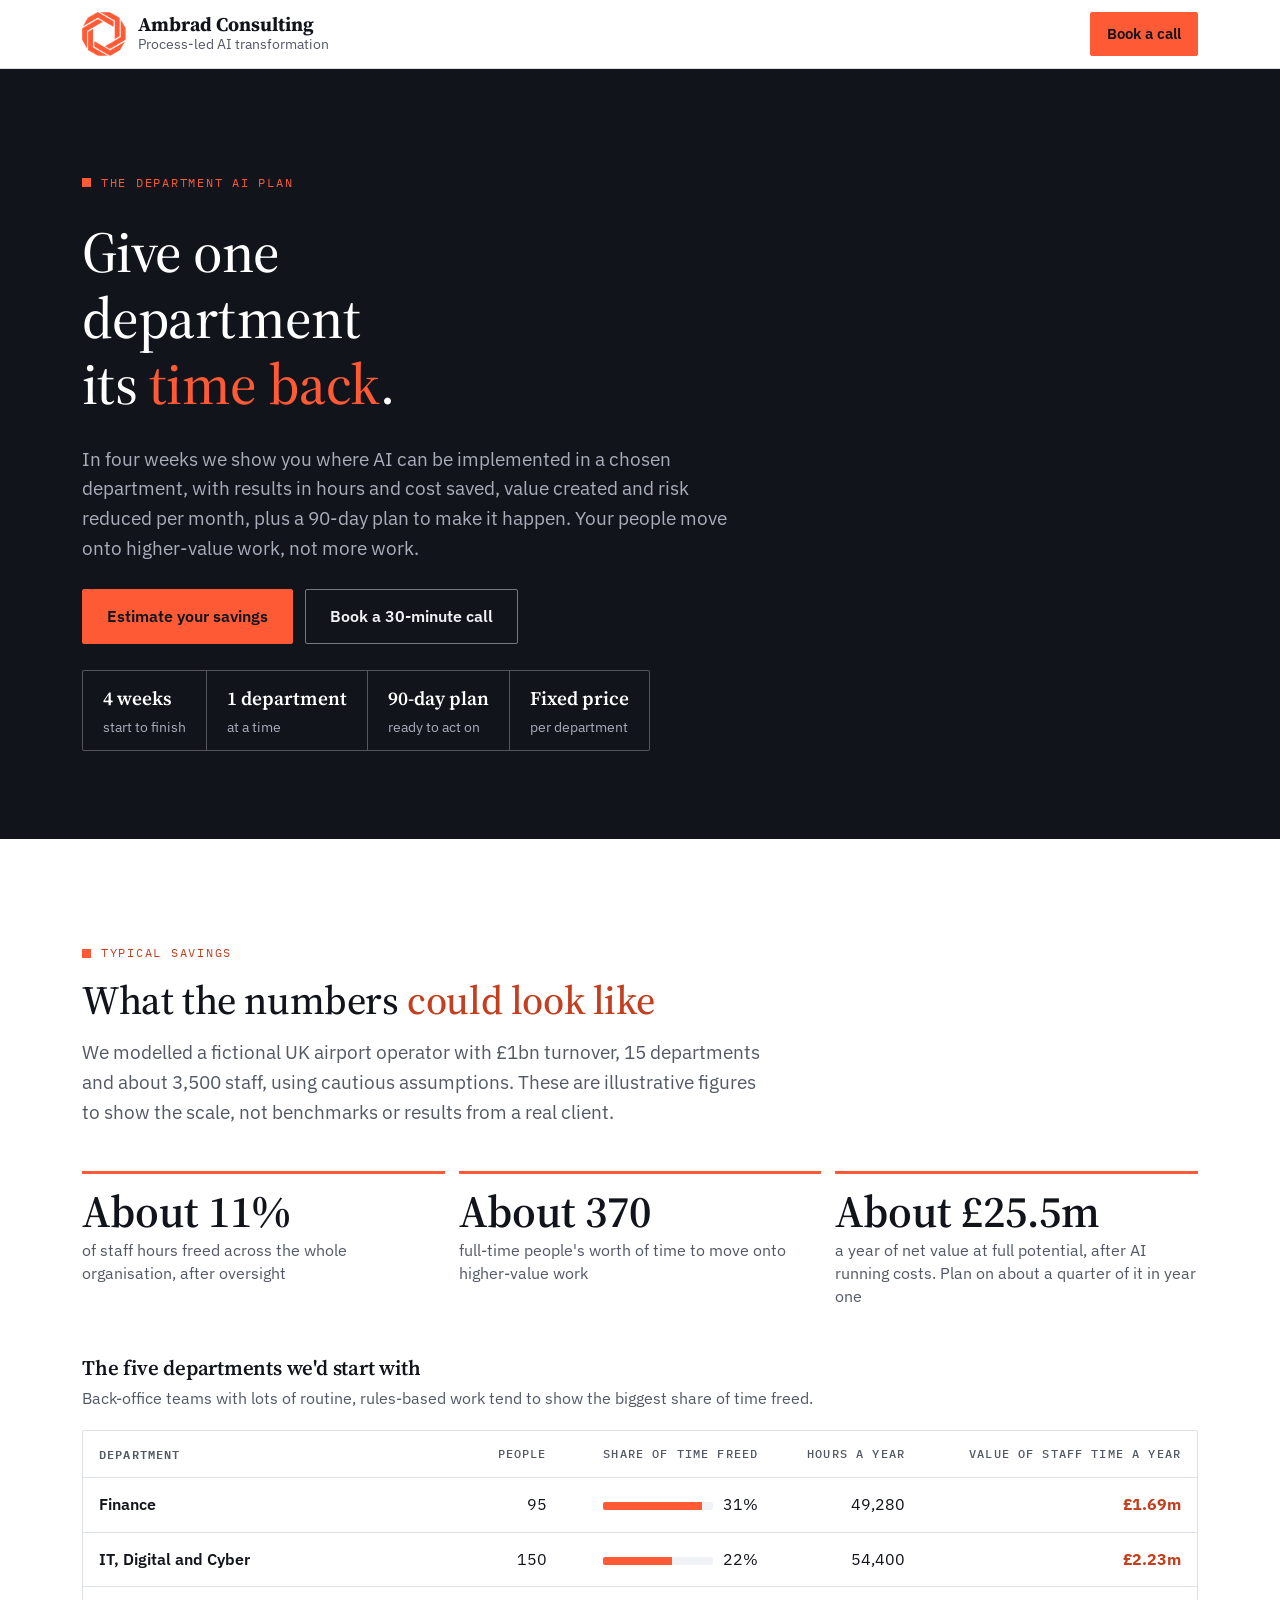
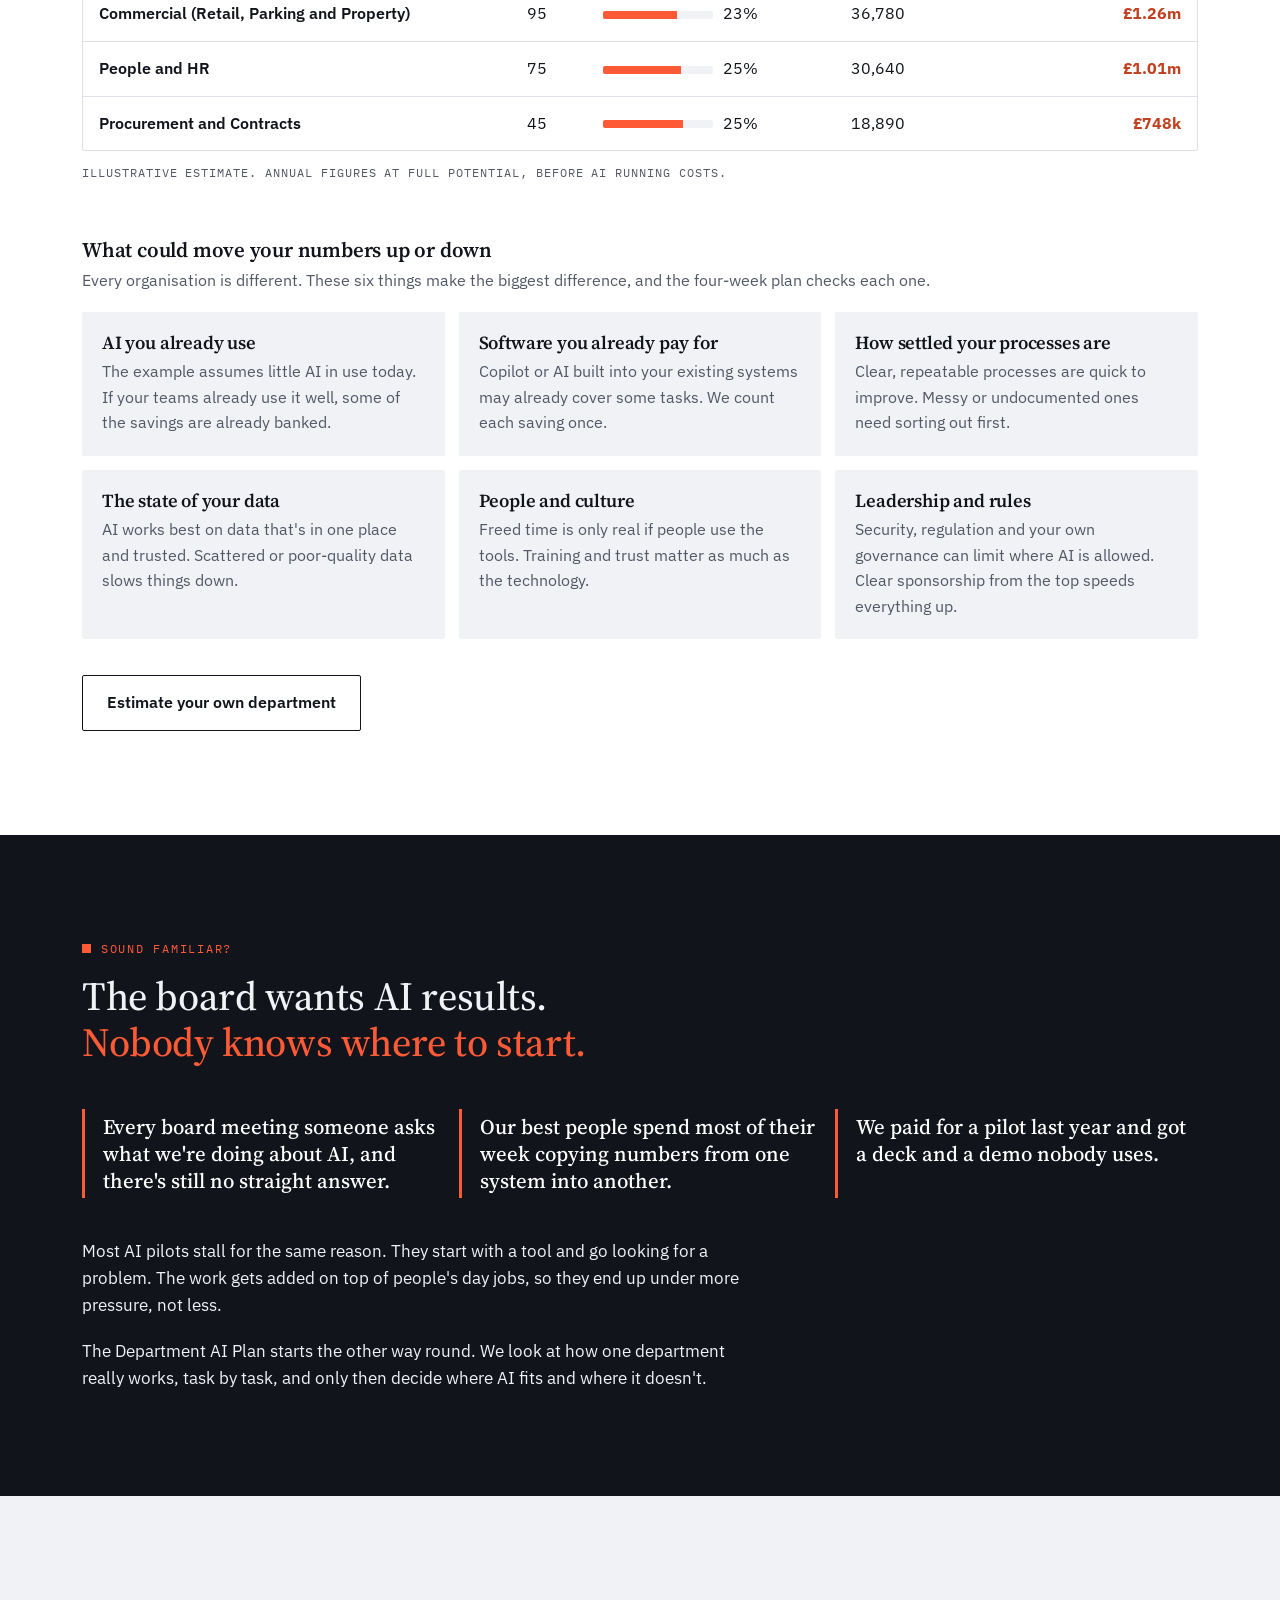
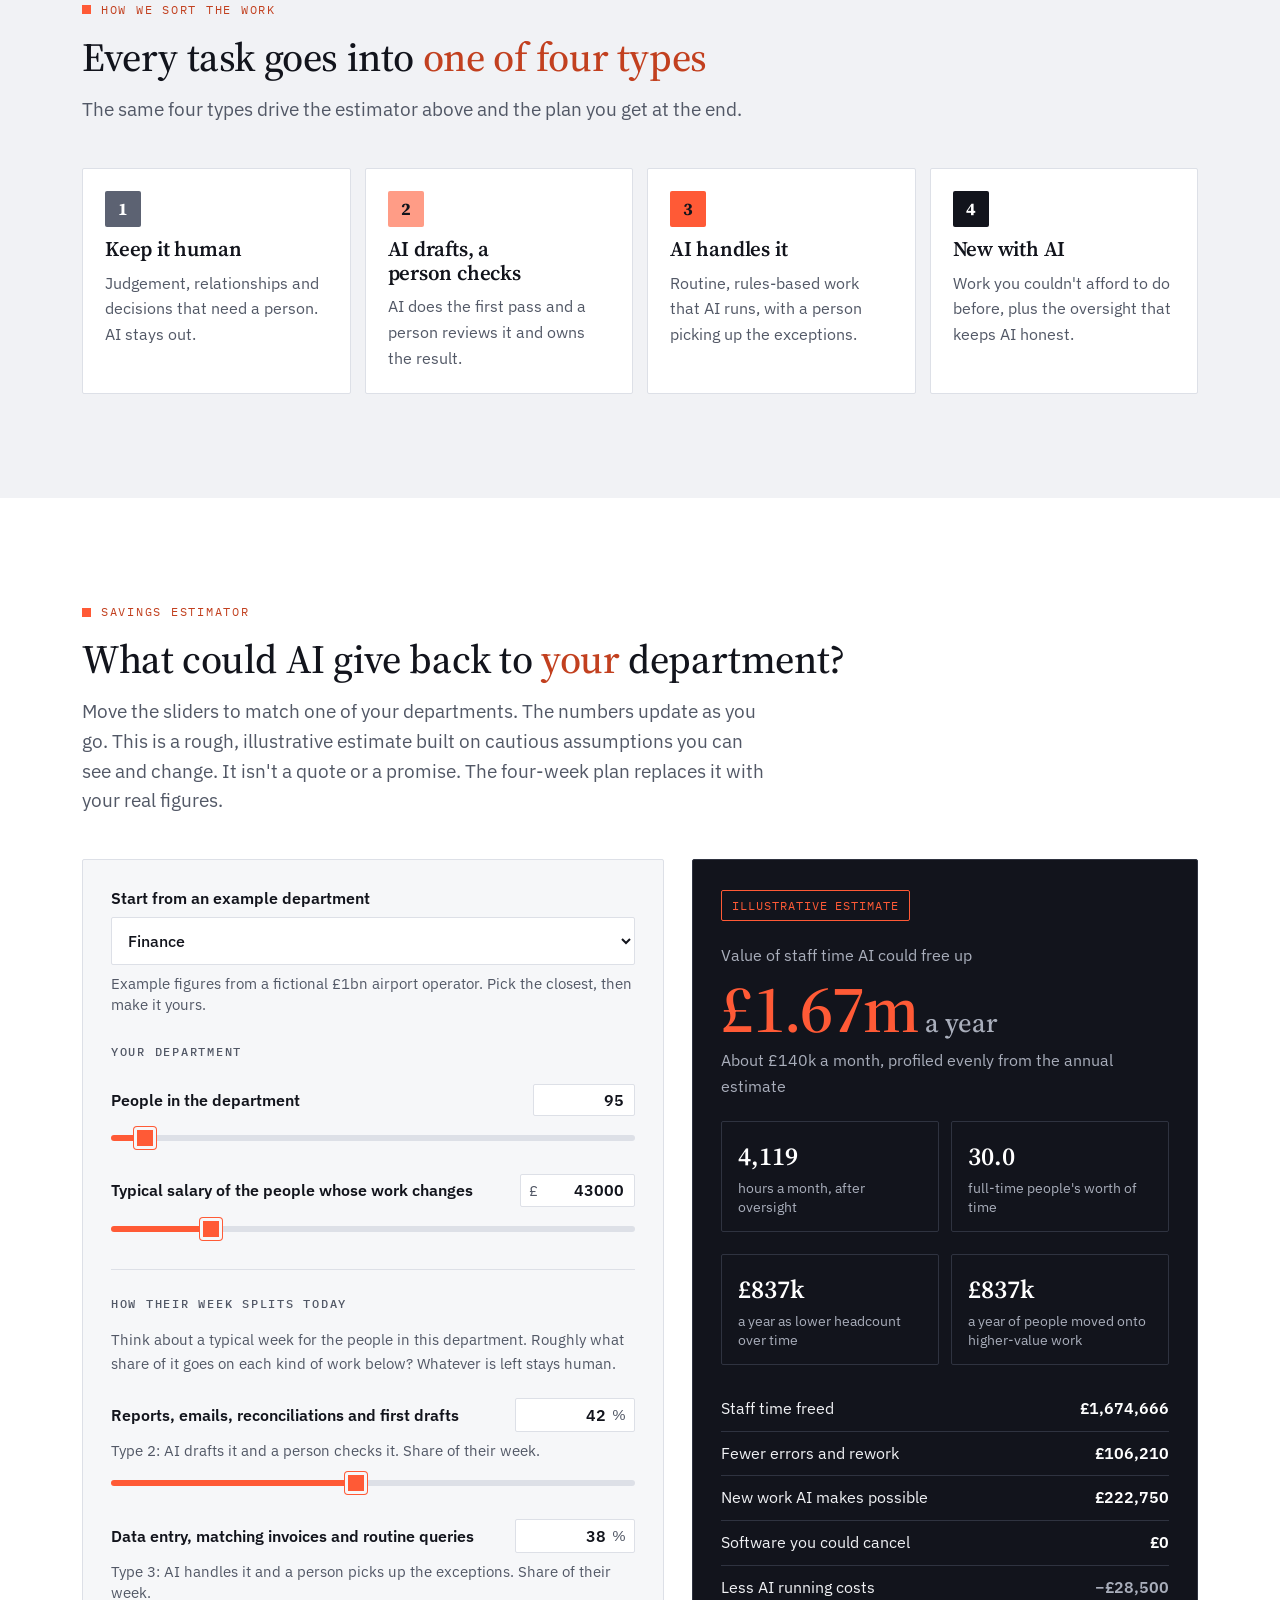
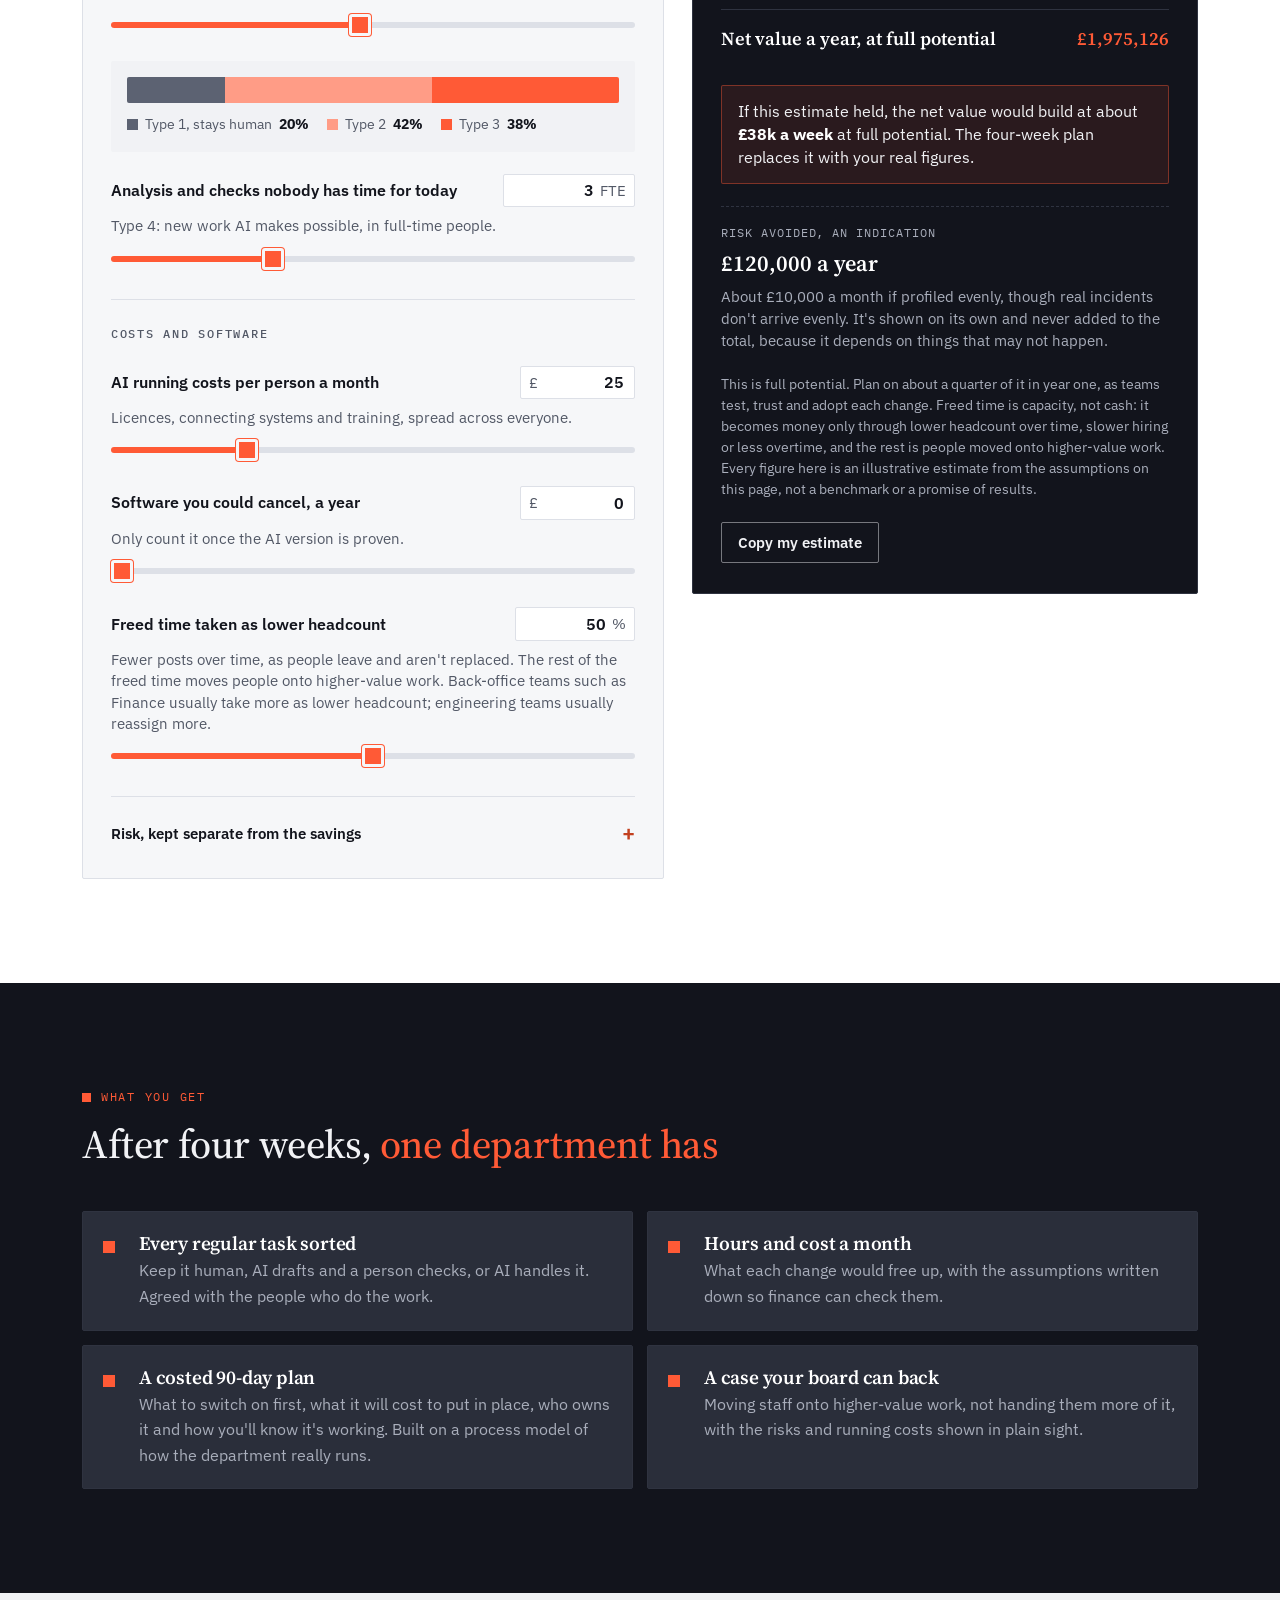
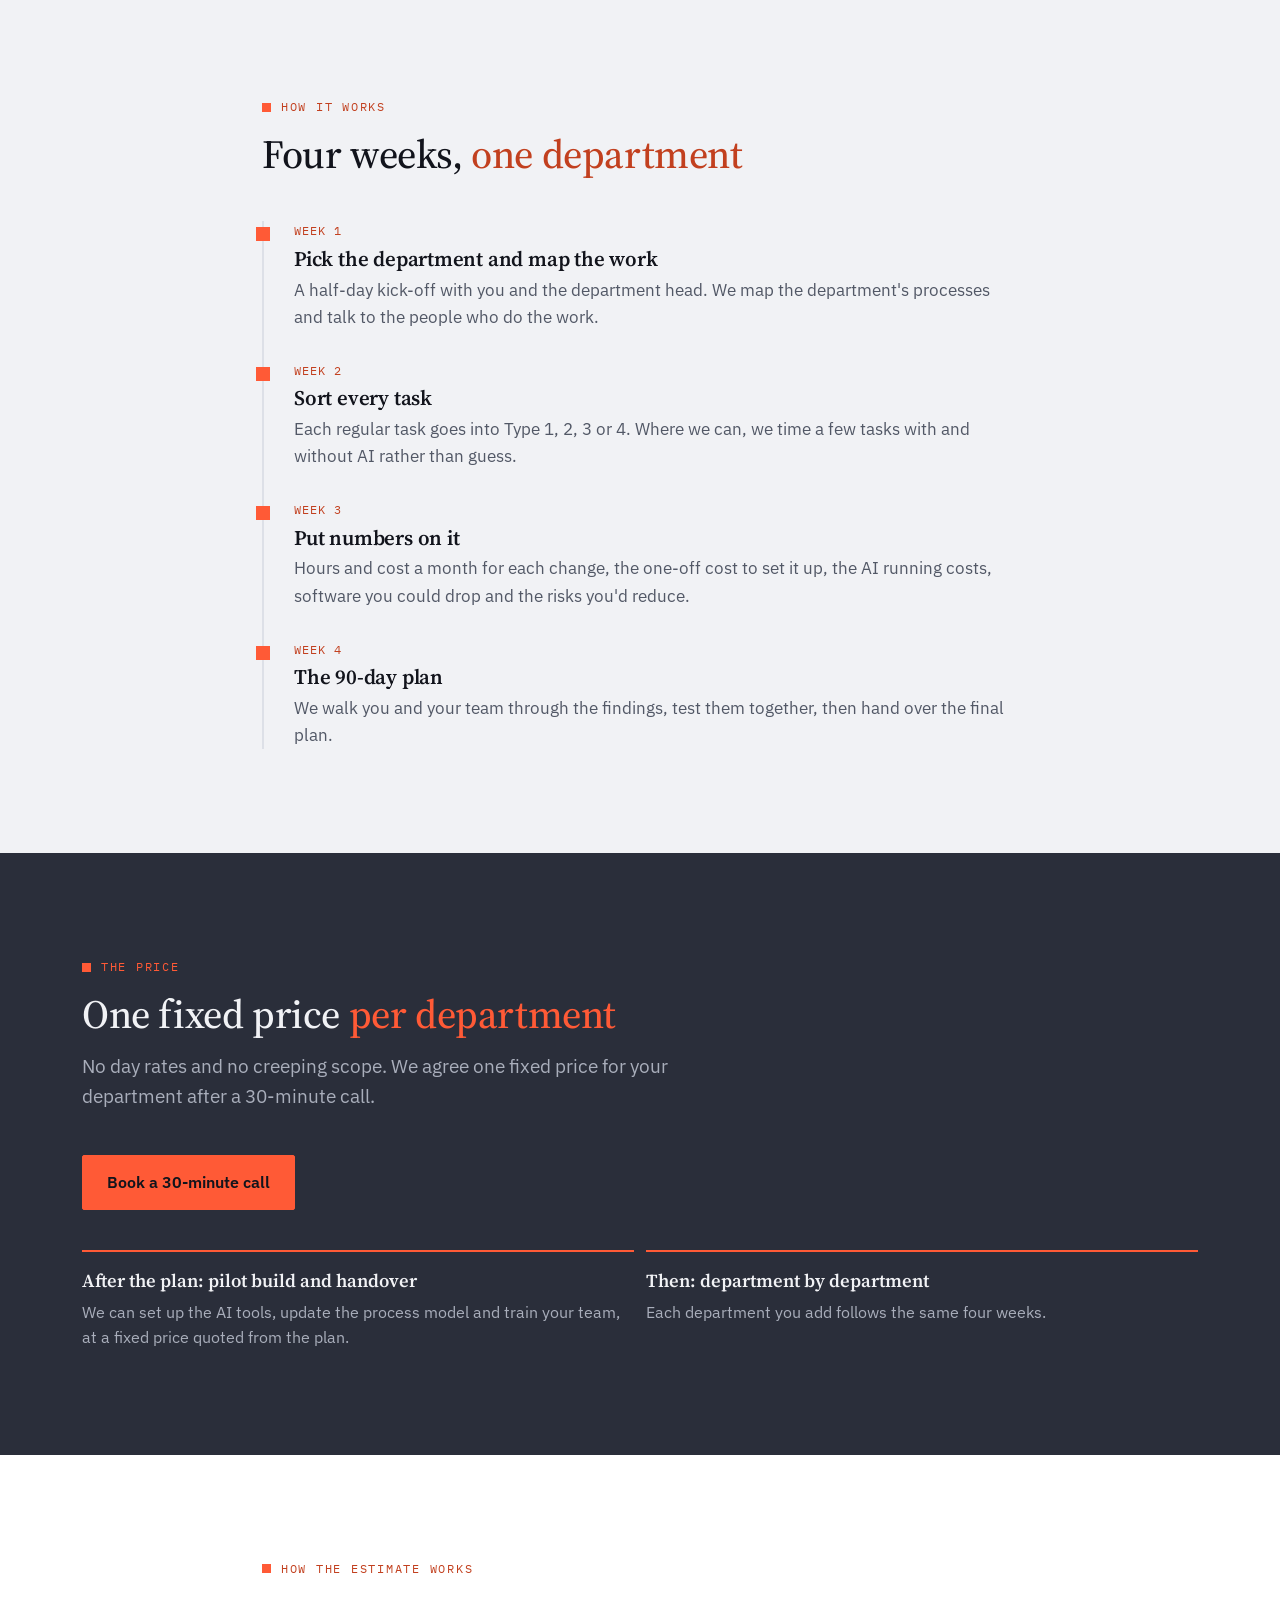
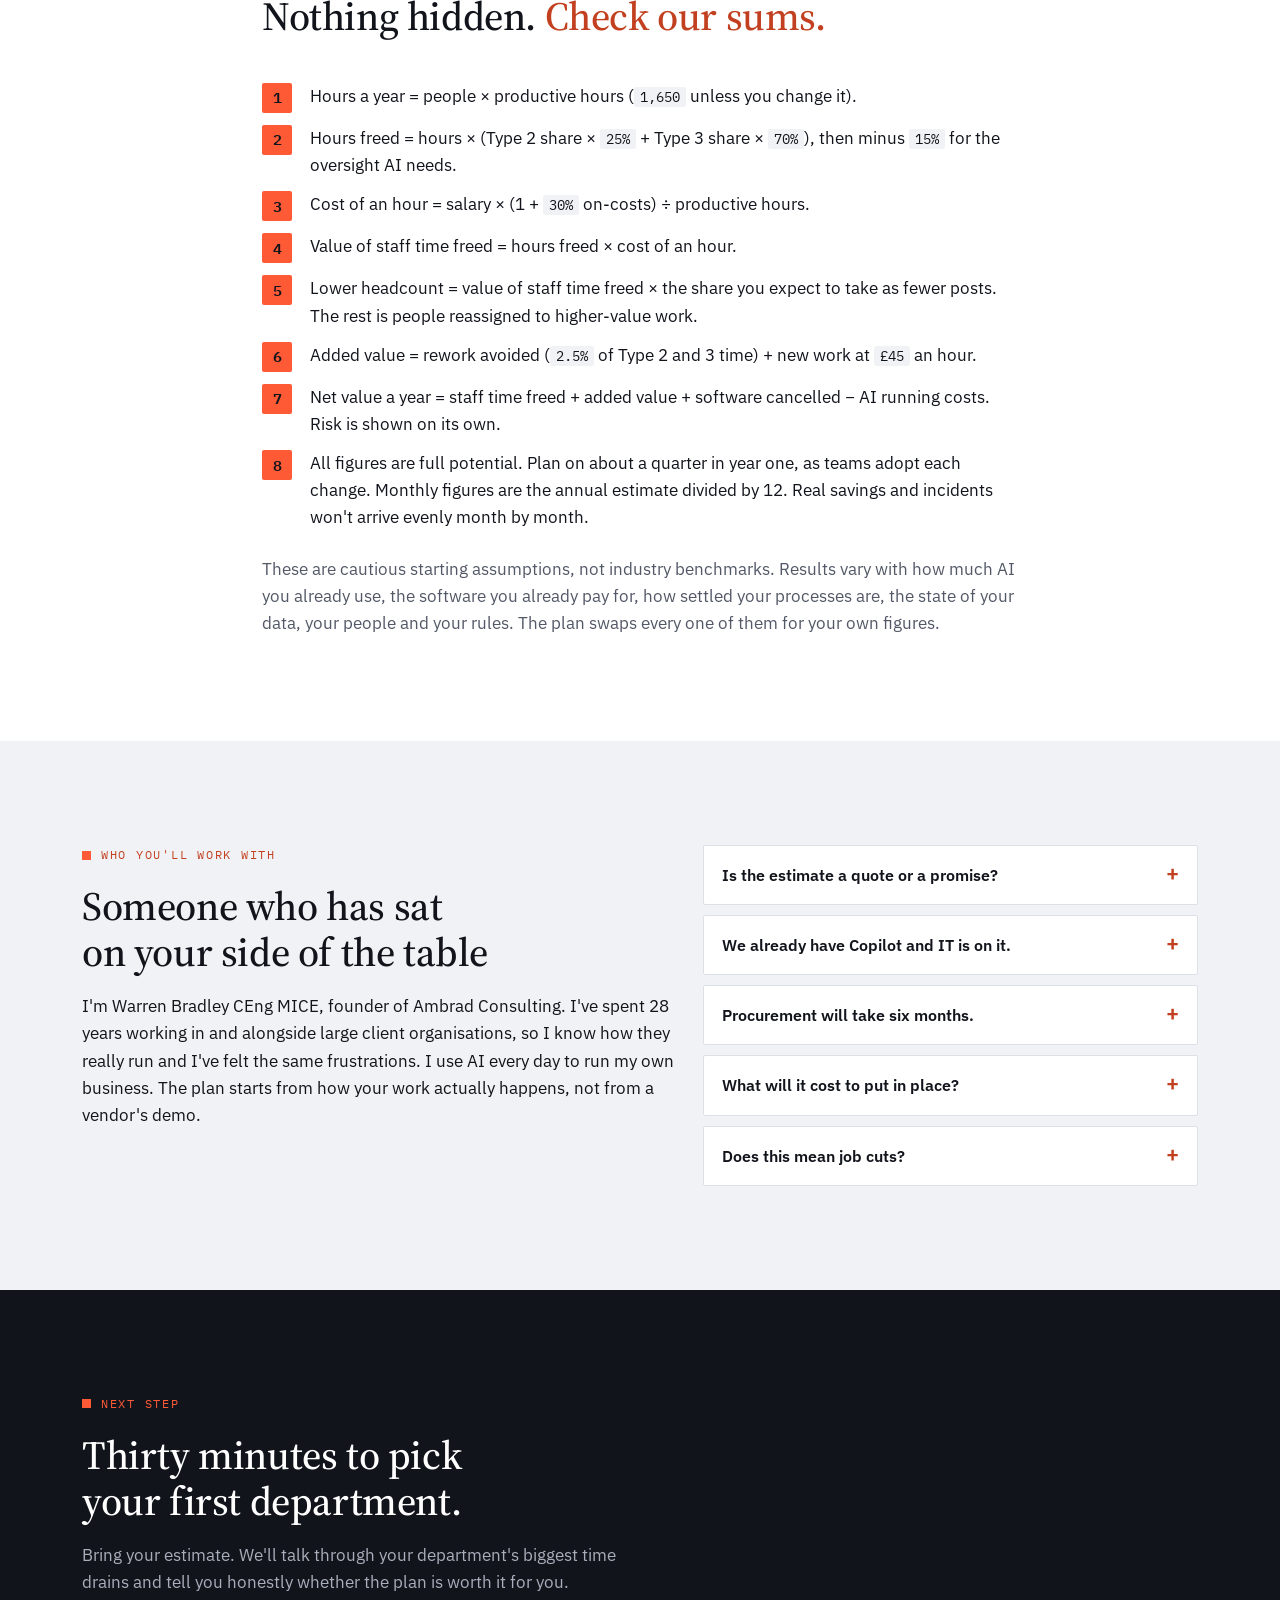
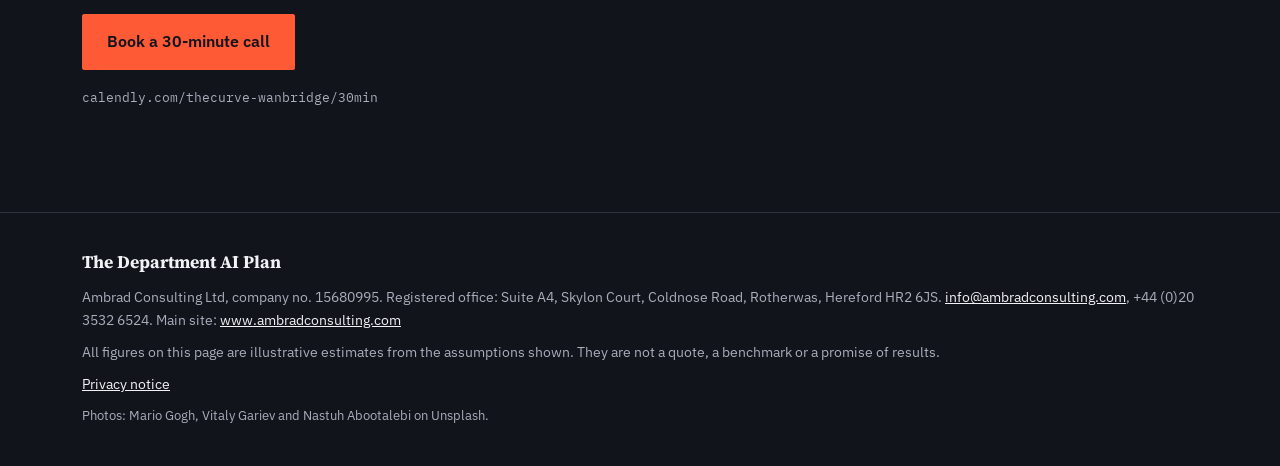
<file: index.html>
<!doctype html>
<html lang="en-GB">
<head>
<meta charset="utf-8">
<meta name="viewport" content="width=device-width, initial-scale=1, viewport-fit=cover">
<meta name="theme-color" content="#12141C">
<title>The Department AI Plan | Ambrad Consulting</title>
<link rel="canonical" href="https://www.ambradconsulting.uk/">
<meta name="description" content="Estimate the staff time AI could give back to one department, in hours and cost, then get a four-week plan to make it happen.">
<link rel="preconnect" href="https://fonts.googleapis.com">
<link rel="preconnect" href="https://fonts.gstatic.com" crossorigin>
<link rel="stylesheet" href="https://fonts.googleapis.com/css2?family=IBM+Plex+Mono:wght@400;500&family=IBM+Plex+Sans:ital,wght@0,400;0,500;0,600;1,400&family=Source+Serif+4:opsz,wght@8..60,400;8..60,500;8..60,600;8..60,700&display=swap">
<style>
/* Layout: dark photo bands (hero, Sound familiar, Next step) alternating with ink, graphite and light mist bands. Coral for buttons, numbers and rules. */
:root{
  --ink:#12141C; --graphite:#2A2E3A; --steel:#5C6272; --mist:#F1F2F5; --line:#DDE0E7;
  --coral:#FF5A36; --coral-text:#C2401F;
  --bg:#FFFFFF; --surface:#F6F7F9; --fg:#12141C; --muted:#525866;
  --band:#12141C; --band-fg:#F1F2F5; --band-muted:#A9AEBB; --band-line:#2F3340;
  --font-display:"Source Serif 4","Iowan Old Style",Georgia,"Times New Roman",serif;
  --font-body:"IBM Plex Sans","Segoe UI",Roboto,Helvetica,Arial,sans-serif;
  --font-mono:"IBM Plex Mono",ui-monospace,"SFMono-Regular",Menlo,Consolas,monospace;
  --wrap:1180px; --r:2px;
  --ink-2:var(--muted); --on-band:var(--band-fg); --on-band-2:var(--band-muted);
  --t1:#5C6272; --t2:#FF9C86; --t3:#FF5A36; --good:#1F7A4D; --chip-ink:#12141C;
}
@media (prefers-color-scheme: dark){
  :root:not([data-theme="light"]){
    --bg:#15171E; --surface:#1C1F28; --fg:#EEF0F4; --muted:#A9AEBB; --line:#2F3340;
    --coral-text:#FF7A5C; --mist:#1C1F28;
    --band:#0D0F14; --band-fg:#EEF0F4; --band-muted:#A9AEBB; --band-line:#2A2E3A;
    --good:#4CC28A; color-scheme:dark;
  }
}
:root[data-theme="dark"]{
  --bg:#15171E; --surface:#1C1F28; --fg:#EEF0F4; --muted:#A9AEBB; --line:#2F3340;
  --coral-text:#FF7A5C; --mist:#1C1F28;
  --band:#0D0F14; --band-fg:#EEF0F4; --band-muted:#A9AEBB; --band-line:#2A2E3A;
  --good:#4CC28A; color-scheme:dark;
}
*{box-sizing:border-box}
html{scroll-behavior:smooth;scroll-padding-top:16px}
@media (prefers-reduced-motion: reduce){html{scroll-behavior:auto}}
body{margin:0;background:var(--bg);color:var(--fg);font-family:var(--font-body);font-size:1.0625rem;line-height:1.6;-webkit-font-smoothing:antialiased}
img{max-width:100%}
h1,h2,h3,h4{font-family:var(--font-display);font-weight:500;line-height:1.15;letter-spacing:-0.01em;margin:0;text-wrap:balance}
h1{font-size:clamp(2.2rem,6vw,3.6rem);font-weight:500}
h2{font-size:clamp(1.8rem,4vw,2.5rem)}
h3{font-size:1.3rem;font-weight:600}
p{margin:0}
a{color:inherit}
.inner{max-width:var(--wrap);margin:0 auto;padding-left:max(16px,env(safe-area-inset-left,0px));padding-right:max(16px,env(safe-area-inset-right,0px))}
@media(min-width:720px){.inner{padding-left:max(32px,env(safe-area-inset-left,0px));padding-right:max(32px,env(safe-area-inset-right,0px))}}
.narrow{max-width:820px}
.band{padding-block:clamp(56px,9vw,104px)}
.band.mist{background:var(--mist)}
.band.dark{background:var(--band);color:var(--band-fg)}
.band.graphite{background:var(--graphite);color:var(--band-fg)}
.photo{background-color:#12141C;background-size:cover;background-position:center;background-repeat:no-repeat;color:var(--band-fg)}
.stack{display:flex;flex-direction:column;gap:18px}
.head{display:flex;flex-direction:column;gap:14px;margin-bottom:clamp(28px,5vw,44px);max-width:780px}
.lede{font-size:1.2rem;color:var(--muted);max-width:62ch;line-height:1.55}
.dark .lede,.graphite .lede,.photo .lede{color:var(--band-muted)}
.kicker{display:flex;align-items:center;gap:10px;font-family:var(--font-mono);font-size:.78rem;letter-spacing:.14em;text-transform:uppercase;color:var(--coral-text)}
.kicker::before{content:"";width:9px;height:9px;background:var(--coral);flex:none}
.dark .kicker,.graphite .kicker,.photo .kicker{color:var(--coral)}
.hl{color:var(--coral-text)}
.dark .hl,.graphite .hl,.photo .hl{color:var(--coral)}
.mono{font-family:var(--font-mono);font-size:.75rem;letter-spacing:.08em;text-transform:uppercase}

/* Buttons */
.btns{display:flex;flex-wrap:wrap;gap:12px}
.btn{display:inline-flex;align-items:center;justify-content:center;gap:10px;font-family:var(--font-body);font-weight:600;font-size:1rem;text-decoration:none;padding:14px 24px;border-radius:var(--r);border:1px solid var(--coral);background:var(--coral);color:#12141C;transition:transform .15s,filter .15s;cursor:pointer}
.btn:hover{transform:translateY(-2px);filter:brightness(1.06)}
.btn.ghost{background:transparent;color:var(--band-fg);border-color:rgba(241,242,245,.45)}
.btn.ghost:hover{border-color:var(--band-fg)}
.btn.line{background:transparent;color:var(--fg);border-color:var(--fg)}
.btn.small{padding:9px 16px;font-size:.94rem}
a:focus-visible,button:focus-visible,summary:focus-visible,select:focus-visible,input:focus-visible{outline:3px solid var(--coral);outline-offset:3px}
@media(max-width:560px){.btns .btn{width:100%}}

/* Header */
.site-header{background:var(--bg);border-bottom:1px solid var(--line);position:relative;z-index:5}
.site-header .inner{display:flex;align-items:center;justify-content:space-between;gap:16px;min-height:68px;padding-block:8px}
.brand{display:flex;align-items:center;gap:12px;text-decoration:none;min-width:0}
.brand-mark{width:44px;height:44px;display:block;flex:none}
.brand-name{display:block;font-family:var(--font-display);font-weight:700;letter-spacing:0;font-size:1.22rem;line-height:1.15;color:var(--fg)}
.brand-sub{display:block;font-family:var(--font-body);font-size:.86rem;color:var(--muted);font-weight:400;line-height:1.3}
@media (max-width:480px){.brand-name{font-size:1.05rem}.brand-sub{font-size:.74rem}.brand-mark{width:38px;height:38px}.site-header .btn{padding:8px 12px;font-size:.88rem;white-space:nowrap}}

/* Hero */
.hero{background-image:linear-gradient(90deg,rgba(18,20,28,.86),rgba(18,20,28,.72)),url("https://images.unsplash.com/photo-1541746972996-4e0b0f43e02a?auto=format&fit=crop&w=1920&q=70");padding-block:clamp(56px,9vw,104px) clamp(48px,7vw,88px)}
.hero .inner{display:flex;flex-direction:column;gap:26px}
.hero h1{max-width:17ch;color:#fff}
.hero .lede{max-width:60ch}
.facts{display:flex;flex-wrap:wrap;border:1px solid rgba(241,242,245,.3);border-radius:var(--r);width:fit-content;max-width:100%;background:rgba(18,20,28,.45)}
.facts div{padding:12px 20px;border-right:1px solid rgba(241,242,245,.3);display:flex;flex-direction:column;gap:2px}
.facts div:last-child{border-right:0}
.facts b{font-family:var(--font-display);font-size:1.2rem;font-weight:600;color:#fff}
.facts span{font-size:.88rem;color:var(--band-muted)}
@media(max-width:600px){.facts{width:100%}.facts div{flex:1 1 45%;border-bottom:1px solid rgba(241,242,245,.3)}}

/* Estimator */
.est-grid{display:grid;gap:28px;align-items:start}
@media(min-width:960px){.est-grid{grid-template-columns:minmax(0,1.15fr) minmax(0,1fr)}}
.panel{background:var(--surface);border:1px solid var(--line);border-radius:var(--r);padding:20px;display:flex;flex-direction:column;gap:26px;min-width:0}
@media(min-width:600px){.panel{padding:28px}}
.group{display:flex;flex-direction:column;gap:22px}
.group + .group{border-top:1px solid var(--line);padding-top:24px}
.group-title{font-family:var(--font-mono);font-weight:500;font-size:.78rem;letter-spacing:.14em;text-transform:uppercase;color:var(--muted)}
.field{display:flex;flex-direction:column;gap:8px}
.field-top{display:flex;justify-content:space-between;align-items:baseline;gap:12px}
.field label{font-weight:600;font-size:1rem;line-height:1.3}
.field .hint{font-size:.92rem;color:var(--muted);line-height:1.45}
.numbox{display:flex;align-items:center;gap:4px;border:1px solid var(--line);border-radius:2px;padding:4px 8px;background:var(--bg);flex:none}
.numbox span{font-size:.92rem;color:var(--muted)}
.numbox input{width:84px;border:0;background:transparent;color:var(--fg);font:600 1rem var(--font-body);text-align:right;font-variant-numeric:tabular-nums;-moz-appearance:textfield}
.numbox input::-webkit-outer-spin-button,.numbox input::-webkit-inner-spin-button{-webkit-appearance:none;margin:0}
select{width:100%;font:500 1rem var(--font-body);color:var(--fg);background:var(--bg);border:1px solid var(--line);border-radius:2px;padding:12px}
input[type=range]{-webkit-appearance:none;appearance:none;width:100%;height:28px;background:transparent;margin:0;--p:50%}
input[type=range]::-webkit-slider-runnable-track{height:6px;border-radius:3px;background:linear-gradient(to right,var(--coral) var(--p),var(--line) var(--p))}
input[type=range]::-moz-range-track{height:6px;border-radius:3px;background:linear-gradient(to right,var(--coral) var(--p),var(--line) var(--p))}
input[type=range]::-webkit-slider-thumb{-webkit-appearance:none;width:22px;height:22px;margin-top:-8px;background:var(--coral);border:3px solid var(--surface);box-shadow:0 0 0 1px var(--coral);border-radius:3px;cursor:grab}
input[type=range]::-moz-range-thumb{width:16px;height:16px;background:var(--coral);border:3px solid var(--surface);box-shadow:0 0 0 1px var(--coral);border-radius:3px;cursor:grab}
input[type=range]:focus-visible{outline:none}
input[type=range]:focus-visible::-webkit-slider-thumb{box-shadow:0 0 0 4px rgba(255,90,54,.3),0 0 0 1px var(--coral)}
.split{display:flex;flex-direction:column;gap:10px;background:var(--mist);border-radius:var(--r);padding:16px}
.bar{display:flex;height:26px;border-radius:2px;overflow:hidden}
.bar div{transition:width .2s}
.bar .b1{background:var(--t1)} .bar .b2{background:var(--t2)} .bar .b3{background:var(--t3)}
.legend{display:flex;flex-wrap:wrap;gap:6px 18px;font-size:.88rem;color:var(--muted)}
.legend span{display:inline-flex;align-items:center;gap:7px}
.legend i{width:11px;height:11px;display:inline-block}
.legend b{color:var(--fg);font-variant-numeric:tabular-nums}
details.more{border-top:1px solid var(--line);padding-top:18px}
details.more summary{cursor:pointer;font-weight:600;font-size:.95rem;list-style:none;display:flex;justify-content:space-between;align-items:center;gap:10px}
details.more summary::-webkit-details-marker{display:none}
details.more summary::after{content:"+";font-size:22px;color:var(--coral-text)}
details.more[open] summary::after{content:"\2212"}
details.more .group{margin-top:22px}

/* Result card */
.result{background:var(--band);color:var(--band-fg);border-radius:var(--r);padding:26px 20px;display:flex;flex-direction:column;gap:22px;min-width:0;border:1px solid var(--band-line)}
@media(min-width:600px){.result{padding:30px 28px}}
@media(min-width:960px){.result{position:sticky;top:20px}}
.tagline{display:inline-flex;align-self:flex-start;align-items:center;gap:8px;border:1px solid var(--coral);color:var(--coral);padding:5px 10px;border-radius:2px}
.headline{display:flex;flex-direction:column;gap:6px}
.headline .lbl{font-size:1rem;color:var(--band-muted)}
.big{font-family:var(--font-display);font-weight:600;font-size:clamp(2.8rem,6vw,4.2rem);line-height:1;color:var(--coral);font-variant-numeric:tabular-nums;letter-spacing:-0.02em}
.big small{font-size:.4em;font-weight:500;color:var(--band-muted);letter-spacing:0}
.pair{display:grid;grid-template-columns:1fr 1fr;gap:12px}
.mini{border:1px solid var(--band-line);border-radius:var(--r);padding:14px 16px;display:flex;flex-direction:column;gap:2px;min-width:0}
.mini b{font-family:var(--font-display);font-weight:600;font-size:1.6rem;color:#fff;font-variant-numeric:tabular-nums}
.mini span{font-size:.88rem;color:var(--band-muted);line-height:1.35}
table.sum{width:100%;border-collapse:collapse;font-variant-numeric:tabular-nums;font-size:1rem}
table.sum td{padding:9px 0;border-bottom:1px solid var(--band-line);color:var(--band-fg)}
table.sum td:last-child{text-align:right;font-weight:600;color:#fff;white-space:nowrap;padding-left:12px}
table.sum tr.minus td:last-child{color:var(--band-muted)}
table.sum tr.total td{border-bottom:0;padding-top:14px;font-family:var(--font-display);font-weight:600;font-size:1.15rem;color:#fff}
table.sum tr.total td:last-child{color:var(--coral)}
.fee{background:rgba(255,90,54,.1);border:1px solid rgba(255,90,54,.4);border-radius:var(--r);padding:14px 16px;font-size:1rem;line-height:1.45}
.fee b{color:#fff}
.risk{border-top:1px dashed var(--band-line);padding-top:16px;display:flex;flex-direction:column;gap:4px}
.risk .mono{color:var(--band-muted)}
.risk p{font-size:.94rem;color:var(--band-muted);line-height:1.45}
.risk b{color:#fff;font-family:var(--font-display);font-weight:600;font-size:1.4rem;font-variant-numeric:tabular-nums}
.small-print{font-size:.88rem;color:var(--band-muted);line-height:1.5}
.copy{align-self:flex-start;background:transparent;border:1px solid rgba(241,242,245,.45);color:var(--band-fg);font:600 .94rem var(--font-body);padding:10px 16px;border-radius:var(--r);cursor:pointer}
.copy:hover{border-color:var(--band-fg)}
.copied{font-size:.88rem;color:#4CC28A}
.copied[hidden]{display:none!important}

/* Mobile sticky total */
.dock{position:fixed;left:0;right:0;bottom:var(--draft-h,0px);z-index:20;background:var(--band);color:var(--band-fg);border-top:2px solid var(--coral);padding:10px max(16px,env(safe-area-inset-right,0px)) 10px max(16px,env(safe-area-inset-left,0px));display:flex;justify-content:space-between;align-items:center;gap:12px;font-size:.88rem}
.dock b{font-family:var(--font-display);font-weight:600;font-size:1.25rem;color:var(--coral);font-variant-numeric:tabular-nums}
.dock a{color:var(--band-fg);font-weight:600;text-decoration:none;white-space:nowrap}
.dock[hidden]{display:none!important}
@media(min-width:960px){.dock{display:none!important}}

/* Content blocks */
.pains{display:grid;gap:14px}
@media(min-width:820px){.pains{grid-template-columns:repeat(3,1fr)}}
.pain{border-left:3px solid var(--coral);padding:4px 0 4px 18px;font-family:var(--font-display);font-weight:500;font-size:1.3rem;line-height:1.3;color:#fff}
.types{display:grid;gap:14px}
@media(min-width:700px){.types{grid-template-columns:1fr 1fr}}
@media(min-width:1040px){.types{grid-template-columns:repeat(4,1fr)}}
.type{background:var(--bg);border:1px solid var(--line);border-radius:var(--r);padding:22px;display:flex;flex-direction:column;gap:10px;min-width:0}
.chip{width:36px;height:36px;display:grid;place-items:center;font-family:var(--font-display);font-weight:700;font-size:1.1rem;color:#12141C;border-radius:2px}
.type p{color:var(--muted);font-size:1rem}
.gets{list-style:none;margin:0;padding:0;display:grid;gap:14px}
@media(min-width:820px){.gets{grid-template-columns:1fr 1fr}}
.gets li{display:grid;grid-template-columns:22px 1fr;gap:14px;align-items:start;background:var(--graphite);border:1px solid var(--band-line);border-radius:var(--r);padding:20px}
.gets li::before{content:"";width:12px;height:12px;background:var(--coral);margin-top:9px}
.gets h3{font-size:1.2rem;margin-bottom:4px;color:#fff}
.gets p{color:var(--band-muted);font-size:1rem}
.weeks{list-style:none;margin:0;padding:0;display:grid;border-left:2px solid var(--line)}
.weeks li{position:relative;padding:0 0 30px 30px;display:flex;flex-direction:column;gap:6px}
.weeks li:last-child{padding-bottom:0}
.weeks li::before{content:"";position:absolute;left:-8px;top:6px;width:14px;height:14px;background:var(--coral)}
.weeks .when{color:var(--coral-text)}
.weeks p{color:var(--muted)}
.fixed{max-width:60ch}
.fixed-note{display:flex;flex-direction:column;gap:20px;align-items:flex-start}
.then{display:grid;gap:12px;margin-top:40px}
@media(min-width:820px){.then{grid-template-columns:1fr 1fr}}
.then div{border-top:2px solid var(--coral);padding-top:14px;color:var(--band-muted);font-size:1rem}
.then b{color:var(--band-fg);display:block;font-family:var(--font-display);font-weight:600;font-size:1.15rem;margin-bottom:4px}
.method{counter-reset:m;list-style:none;margin:0;padding:0;display:flex;flex-direction:column;gap:12px}
.method li{counter-increment:m;display:grid;grid-template-columns:34px 1fr;gap:14px;align-items:start}
.method li::before{content:counter(m);width:30px;height:30px;display:grid;place-items:center;background:var(--coral);color:#12141C;font:600 .95rem var(--font-mono);border-radius:2px}
.method code{font-family:var(--font-mono);font-size:.88rem;background:var(--mist);padding:1px 6px;border-radius:2px}
.faq{display:flex;flex-direction:column;gap:10px}
.faq details{background:var(--bg);border:1px solid var(--line);border-radius:var(--r)}
.faq summary{cursor:pointer;list-style:none;padding:16px 18px;display:flex;justify-content:space-between;gap:16px;font-weight:600;font-size:1.02rem}
.faq summary::-webkit-details-marker{display:none}
.faq summary::after{content:"+";color:var(--coral-text);font-size:22px;line-height:1}
.faq details[open] summary::after{content:"\2212"}
.faq details p{padding:0 18px 16px;color:var(--muted)}
.faq details p + p{padding-top:0}
.who{display:grid;gap:28px}
@media(min-width:860px){.who{grid-template-columns:1.2fr 1fr}}
.cta{background-image:linear-gradient(rgba(18,20,28,.8),rgba(18,20,28,.8)),url("https://images.unsplash.com/photo-1497366811353-6870744d04b2?auto=format&fit=crop&w=1920&q=70")}
.cta .inner{display:flex;flex-direction:column;gap:18px;align-items:flex-start}
.cta h2{color:#fff;max-width:20ch}
.cta p{color:var(--band-muted);max-width:56ch}
.cta .linktext{font-family:var(--font-mono);font-size:.8rem;color:var(--band-muted);word-break:break-all}
.familiar{background-image:linear-gradient(rgba(18,20,28,.8),rgba(18,20,28,.8)),url("https://images.unsplash.com/photo-1758876204245-ee540a3af69f?auto=format&fit=crop&w=1920&q=70")}
.familiar .stack p{color:var(--band-fg)}
footer{background:var(--band);color:var(--band-muted);border-top:1px solid var(--band-line);padding-block:36px 40px;font-size:.9rem;line-height:1.55}
footer .inner{display:flex;flex-direction:column;gap:10px}
footer strong{color:var(--band-fg);font-family:var(--font-display);font-size:1.1rem}
footer a{color:var(--band-fg)}
footer .credit{font-size:.82rem}

/* Typical savings */
.typ-stats{display:grid;gap:14px}
@media(min-width:820px){.typ-stats{grid-template-columns:repeat(3,1fr)}}
.typ-stats div{border-top:3px solid var(--coral);padding-top:14px;display:flex;flex-direction:column;gap:4px}
.typ-stats b{font-family:var(--font-display);font-weight:600;font-size:clamp(2.1rem,4vw,2.8rem);line-height:1.05;font-variant-numeric:tabular-nums}
.typ-stats span{color:var(--muted);font-size:1rem;line-height:1.45}
.tablewrap{overflow-x:auto;border:1px solid var(--line);border-radius:var(--r);background:var(--bg)}
table.typ{width:100%;border-collapse:collapse;font-size:1rem;font-variant-numeric:tabular-nums;min-width:640px}
table.typ th,table.typ td{padding:14px 16px;border-bottom:1px solid var(--line);text-align:right;white-space:nowrap}
table.typ th:first-child{text-align:left;white-space:normal;font-weight:600}
table.typ thead th{font-family:var(--font-mono);font-size:.72rem;letter-spacing:.1em;text-transform:uppercase;color:var(--muted);font-weight:500}
table.typ tbody tr:last-child th,table.typ tbody tr:last-child td{border-bottom:0}
table.typ td:last-child{font-weight:700;color:var(--coral-text)}
.pbar{display:inline-block;width:110px;height:8px;background:var(--mist);border-radius:2px;vertical-align:middle;margin-right:10px;overflow:hidden}
.pbar i{display:block;height:100%;background:var(--coral)}
.pv{display:inline-block;min-width:3ch;text-align:right}
.factors{display:grid;gap:14px}
@media(min-width:700px){.factors{grid-template-columns:1fr 1fr}}
@media(min-width:1040px){.factors{grid-template-columns:repeat(3,1fr)}}
.factors div{background:var(--mist);border-radius:var(--r);padding:20px;display:flex;flex-direction:column;gap:6px;min-width:0}
.factors h4{margin:0;font-family:var(--font-display);font-size:1.15rem;font-weight:600}
.factors p{color:var(--muted);font-size:1rem}
@media(prefers-reduced-motion:reduce){*{transition:none!important}.btn:hover{transform:none}}

</style>
</head>
<body id="top">
<header class="site-header">
  <div class="inner">
    <a class="brand" href="#top" aria-label="Ambrad Consulting, back to top">
      <img class="brand-mark" src="[data-uri]" width="40" height="40" alt="">
      <span><span class="brand-name">Ambrad Consulting</span><span class="brand-sub">Process-led AI transformation</span></span>
    </a>
    <a class="btn small" href="https://calendly.com/thecurve-wanbridge/30min" target="_blank" rel="noopener">Book a call</a>
  </div>
</header>

<section class="hero photo">
  <div class="inner">
    <span class="kicker">The Department AI Plan</span>
    <h1>Give one department its <span class="hl">time back</span>.</h1>
    <p class="lede">In four weeks we show you where AI can be implemented in a chosen department, with results in hours and cost saved, value created and risk reduced per month, plus a 90-day plan to make it happen. Your people move onto higher-value work, not more work.</p>
    <div class="btns">
      <a class="btn" href="#estimate">Estimate your savings</a>
      <a class="btn ghost" href="https://calendly.com/thecurve-wanbridge/30min" target="_blank" rel="noopener">Book a 30-minute call</a>
    </div>
    <div class="facts">
      <div><b>4 weeks</b><span>start to finish</span></div>
      <div><b>1 department</b><span>at a time</span></div>
      <div><b>90-day plan</b><span>ready to act on</span></div>
      <div><b>Fixed price</b><span>per department</span></div>
    </div>
  </div>
</section>

<section class="band" id="typical">
  <div class="inner">
    <div class="head">
      <span class="kicker">Typical savings</span>
      <h2>What the numbers <span class="hl">could look like</span></h2>
      <p class="lede">We modelled a fictional UK airport operator with £1bn turnover, 15 departments and about 3,500 staff, using cautious assumptions. These are illustrative figures to show the scale, not benchmarks or results from a real client.</p>
    </div>
    <div class="typ-stats">
      <div><b>About 11%</b><span>of staff hours freed across the whole organisation, after oversight</span></div>
      <div><b>About 370</b><span>full-time people's worth of time to move onto higher-value work</span></div>
      <div><b>About £25.5m</b><span>a year of net value at full potential, after AI running costs. Plan on about a quarter of it in year one</span></div>
    </div>
    <h3 style="margin:48px 0 6px">The five departments we'd start with</h3>
    <p style="color:var(--ink-2);font-size:16px;margin-bottom:18px">Back-office teams with lots of routine, rules-based work tend to show the biggest share of time freed.</p>
    <div class="tablewrap">
      <table class="typ">
        <thead><tr><th scope="col">Department</th><th scope="col">People</th><th scope="col">Share of time freed</th><th scope="col">Hours a year</th><th scope="col">Value of staff time a year</th></tr></thead>
        <tbody>
          <tr><th scope="row">Finance</th><td>95</td><td><span class="pbar"><i style="width:89.8%"></i></span><span class="pv">31%</span></td><td>49,280</td><td>£1.69m</td></tr>
          <tr><th scope="row">IT, Digital and Cyber</th><td>150</td><td><span class="pbar"><i style="width:62.8%"></i></span><span class="pv">22%</span></td><td>54,400</td><td>£2.23m</td></tr>
          <tr><th scope="row">Commercial (Retail, Parking and Property)</th><td>95</td><td><span class="pbar"><i style="width:67.0%"></i></span><span class="pv">23%</span></td><td>36,780</td><td>£1.26m</td></tr>
          <tr><th scope="row">People and HR</th><td>75</td><td><span class="pbar"><i style="width:70.7%"></i></span><span class="pv">25%</span></td><td>30,640</td><td>£1.01m</td></tr>
          <tr><th scope="row">Procurement and Contracts</th><td>45</td><td><span class="pbar"><i style="width:72.7%"></i></span><span class="pv">25%</span></td><td>18,890</td><td>£748k</td></tr>
        </tbody>
      </table>
    </div>
    <p class="mono" style="color:var(--ink-2);margin-top:12px">Illustrative estimate. Annual figures at full potential, before AI running costs.</p>

    <h3 style="margin:56px 0 6px">What could move your numbers up or down</h3>
    <p style="color:var(--ink-2);font-size:16px;margin-bottom:18px">Every organisation is different. These six things make the biggest difference, and the four-week plan checks each one.</p>
    <div class="factors">
      <div><h4>AI you already use</h4><p>The example assumes little AI in use today. If your teams already use it well, some of the savings are already banked.</p></div>
      <div><h4>Software you already pay for</h4><p>Copilot or AI built into your existing systems may already cover some tasks. We count each saving once.</p></div>
      <div><h4>How settled your processes are</h4><p>Clear, repeatable processes are quick to improve. Messy or undocumented ones need sorting out first.</p></div>
      <div><h4>The state of your data</h4><p>AI works best on data that's in one place and trusted. Scattered or poor-quality data slows things down.</p></div>
      <div><h4>People and culture</h4><p>Freed time is only real if people use the tools. Training and trust matter as much as the technology.</p></div>
      <div><h4>Leadership and rules</h4><p>Security, regulation and your own governance can limit where AI is allowed. Clear sponsorship from the top speeds everything up.</p></div>
    </div>
    <div class="btns" style="margin-top:36px"><a class="btn line" href="#estimate">Estimate your own department</a></div>
  </div>
</section>

<section class="band familiar photo">
  <div class="inner">
    <div class="head">
      <span class="kicker">Sound familiar?</span>
      <h2>The board wants AI results. <span class="hl">Nobody knows where to start.</span></h2>
    </div>
    <div class="pains">
      <p class="pain">Every board meeting someone asks what we're doing about AI, and there's still no straight answer.</p>
      <p class="pain">Our best people spend most of their week copying numbers from one system into another.</p>
      <p class="pain">We paid for a pilot last year and got a deck and a demo nobody uses.</p>
    </div>
    <div class="stack" style="margin-top:40px;max-width:68ch">
      <p>Most AI pilots stall for the same reason. They start with a tool and go looking for a problem. The work gets added on top of people's day jobs, so they end up under more pressure, not less.</p>
      <p>The Department AI Plan starts the other way round. We look at how one department really works, task by task, and only then decide where AI fits and where it doesn't.</p>
    </div>
  </div>
</section>

<section class="band mist">
  <div class="inner">
    <div class="head">
      <span class="kicker">How we sort the work</span>
      <h2>Every task goes into <span class="hl">one of four types</span></h2>
      <p class="lede">The same four types drive the estimator above and the plan you get at the end.</p>
    </div>
    <div class="types">
      <div class="type"><span class="chip" style="background:var(--t1);color:#fff">1</span><h3>Keep it human</h3><p>Judgement, relationships and decisions that need a person. AI stays out.</p></div>
      <div class="type"><span class="chip" style="background:var(--t2)">2</span><h3>AI drafts, a person checks</h3><p>AI does the first pass and a person reviews it and owns the result.</p></div>
      <div class="type"><span class="chip" style="background:var(--t3);color:var(--chip-ink)">3</span><h3>AI handles it</h3><p>Routine, rules-based work that AI runs, with a person picking up the exceptions.</p></div>
      <div class="type"><span class="chip" style="background:var(--fg);color:var(--bg)">4</span><h3>New with AI</h3><p>Work you couldn't afford to do before, plus the oversight that keeps AI honest.</p></div>
    </div>
  </div>
</section>

<section class="band" id="estimate">
  <div class="inner">
    <div class="head">
      <span class="kicker">Savings estimator</span>
      <h2>What could AI give back to <span class="hl">your</span> department?</h2>
      <p class="lede">Move the sliders to match one of your departments. The numbers update as you go. This is a rough, illustrative estimate built on cautious assumptions you can see and change. It isn't a quote or a promise. The four-week plan replaces it with your real figures.</p>
    </div>

    <div class="est-grid">
      <form class="panel" id="est" autocomplete="off" onsubmit="return false">
        <div class="field">
          <label for="preset">Start from an example department</label>
          <select id="preset"></select>
          <span class="hint">Example figures from a fictional £1bn airport operator. Pick the closest, then make it yours.</span>
        </div>

        <div class="group">
          <span class="group-title">Your department</span>
          <div class="field">
            <div class="field-top"><label for="people">People in the department</label><span class="numbox"><input id="people-n" type="number" inputmode="numeric" aria-label="People, typed"></span></div>
            <input type="range" id="people" min="5" max="2000" step="5">
          </div>
          <div class="field">
            <div class="field-top"><label for="salary">Typical salary of the people whose work changes</label><span class="numbox"><span>£</span><input id="salary-n" type="number" inputmode="numeric" aria-label="Salary, typed"></span></div>
            <input type="range" id="salary" min="20000" max="150000" step="1000">
          </div>
        </div>

        <div class="group">
          <span class="group-title">How their week splits today</span>
          <p class="hint" style="font-size:15px;color:var(--ink-2);margin-top:-8px">Think about a typical week for the people in this department. Roughly what share of it goes on each kind of work below? Whatever is left stays human.</p>
          <div class="field">
            <div class="field-top"><label for="t2">Reports, emails, reconciliations and first drafts</label><span class="numbox"><input id="t2-n" type="number" inputmode="numeric" aria-label="Type 2 share, typed"><span>%</span></span></div>
            <span class="hint">Type 2: AI drafts it and a person checks it. Share of their week.</span>
            <input type="range" id="t2" min="0" max="90" step="1">
          </div>
          <div class="field">
            <div class="field-top"><label for="t3">Data entry, matching invoices and routine queries</label><span class="numbox"><input id="t3-n" type="number" inputmode="numeric" aria-label="Type 3 share, typed"><span>%</span></span></div>
            <span class="hint">Type 3: AI handles it and a person picks up the exceptions. Share of their week.</span>
            <input type="range" id="t3" min="0" max="80" step="1">
          </div>
          <div class="split" aria-live="polite">
            <div class="bar" aria-hidden="true"><div class="b1" id="b1"></div><div class="b2" id="b2"></div><div class="b3" id="b3"></div></div>
            <div class="legend">
              <span><i style="background:var(--t1)"></i>Type 1, stays human <b id="l1"></b></span>
              <span><i style="background:var(--t2)"></i>Type 2 <b id="l2"></b></span>
              <span><i style="background:var(--t3)"></i>Type 3 <b id="l3"></b></span>
            </div>
          </div>
          <div class="field">
            <div class="field-top"><label for="fte">Analysis and checks nobody has time for today</label><span class="numbox"><input id="fte-n" type="number" inputmode="decimal" step="0.5" aria-label="New capability, typed"><span>FTE</span></span></div>
            <span class="hint">Type 4: new work AI makes possible, in full-time people.</span>
            <input type="range" id="fte" min="0" max="10" step="0.5">
          </div>
        </div>

        <div class="group">
          <span class="group-title">Costs and software</span>
          <div class="field">
            <div class="field-top"><label for="aipp">AI running costs per person a month</label><span class="numbox"><span>£</span><input id="aipp-n" type="number" inputmode="numeric" aria-label="AI cost per person, typed"></span></div>
            <span class="hint">Licences, connecting systems and training, spread across everyone.</span>
            <input type="range" id="aipp" min="0" max="100" step="1">
          </div>
          <div class="field">
            <div class="field-top"><label for="subs">Software you could cancel, a year</label><span class="numbox"><span>£</span><input id="subs-n" type="number" inputmode="numeric" aria-label="Subscriptions saved, typed"></span></div>
            <span class="hint">Only count it once the AI version is proven.</span>
            <input type="range" id="subs" min="0" max="250000" step="5000">
          </div>
          <div class="field">
            <div class="field-top"><label for="hc">Freed time taken as lower headcount</label><span class="numbox"><input id="hc-n" type="number" inputmode="numeric" aria-label="Lower headcount share, typed"><span>%</span></span></div>
            <span class="hint">Fewer posts over time, as people leave and aren't replaced. The rest of the freed time moves people onto higher-value work. Back-office teams such as Finance usually take more as lower headcount; engineering teams usually reassign more.</span>
            <input type="range" id="hc" min="0" max="100" step="5">
          </div>
        </div>

        <details class="more">
          <summary>Risk, kept separate from the savings</summary>
          <div class="group">
            <p class="hint" id="riskname" style="color:var(--ink-2);font-size:15px"></p>
            <div class="field">
              <div class="field-top"><label for="inc">Incidents a year</label><span class="numbox"><input id="inc-n" type="number" inputmode="numeric" aria-label="Incidents, typed"></span></div>
              <input type="range" id="inc" min="0" max="200" step="1">
            </div>
            <div class="field">
              <div class="field-top"><label for="cpi">Cost of each incident</label><span class="numbox"><span>£</span><input id="cpi-n" type="number" inputmode="numeric" aria-label="Cost per incident, typed"></span></div>
              <input type="range" id="cpi" min="0" max="1000000" step="1000">
            </div>
            <div class="field">
              <div class="field-top"><label for="pct">Fewer incidents with AI</label><span class="numbox"><input id="pct-n" type="number" inputmode="numeric" aria-label="Fewer incidents, typed"><span>%</span></span></div>
              <input type="range" id="pct" min="0" max="80" step="1">
            </div>
          </div>
        </details>


      </form>

      <aside class="result" aria-live="polite" aria-label="Your estimate">
        <span class="tagline mono">Illustrative estimate</span>
        <div class="headline">
          <span class="lbl">Value of staff time AI could free up</span>
          <span class="big" id="r-month">£0<small> a year</small></span>
          <span class="lbl" id="r-month-sub"></span>
        </div>
        <div class="pair">
          <div class="mini"><b id="r-hours">0</b><span>hours a month, after oversight</span></div>
          <div class="mini"><b id="r-fte">0</b><span>full-time people's worth of time</span></div>
        </div>
        <div class="pair">
          <div class="mini"><b id="r-hc">£0</b><span>a year as lower headcount over time</span></div>
          <div class="mini"><b id="r-re">£0</b><span>a year of people moved onto higher-value work</span></div>
        </div>
        <table class="sum">
          <tr><td>Staff time freed</td><td id="r-time"></td></tr>
          <tr><td>Fewer errors and rework</td><td id="r-err"></td></tr>
          <tr><td>New work AI makes possible</td><td id="r-cap"></td></tr>
          <tr><td>Software you could cancel</td><td id="r-subs"></td></tr>
          <tr class="minus"><td>Less AI running costs</td><td id="r-ai"></td></tr>
          <tr class="total"><td>Net value a year, at full potential</td><td id="r-net"></td></tr>
        </table>
        <div class="fee" id="r-fee"></div>
        <div class="risk">
          <span class="mono">Risk avoided, an indication</span>
          <b id="r-risk"></b>
          <p>About <span id="r-risk-mo"></span> a month if profiled evenly, though real incidents don't arrive evenly. It's shown on its own and never added to the total, because it depends on things that may not happen.</p>
        </div>
        <p class="small-print">This is full potential. Plan on about a quarter of it in year one, as teams test, trust and adopt each change. Freed time is capacity, not cash: it becomes money only through lower headcount over time, slower hiring or less overtime, and the rest is people moved onto higher-value work. Every figure here is an illustrative estimate from the assumptions on this page, not a benchmark or a promise of results.</p>
        <button type="button" class="copy" id="copy">Copy my estimate</button>
        <span class="copied" id="copied" hidden>Copied. Paste it into an email or a note.</span>
      </aside>
    </div>
  </div>
</section>

<div class="dock" id="dock" hidden>
  <span>Your estimate <b id="d-month">£0</b> a year</span>
  <a href="https://calendly.com/thecurve-wanbridge/30min" target="_blank" rel="noopener">Book a call</a>
</div>

<section class="band dark">
  <div class="inner">
    <div class="head">
      <span class="kicker">What you get</span>
      <h2>After four weeks, <span class="hl">one department has</span></h2>
    </div>
    <ul class="gets">
      <li><div><h3>Every regular task sorted</h3><p>Keep it human, AI drafts and a person checks, or AI handles it. Agreed with the people who do the work.</p></div></li>
      <li><div><h3>Hours and cost a month</h3><p>What each change would free up, with the assumptions written down so finance can check them.</p></div></li>
      <li><div><h3>A costed 90-day plan</h3><p>What to switch on first, what it will cost to put in place, who owns it and how you'll know it's working. Built on a process model of how the department really runs.</p></div></li>
      <li><div><h3>A case your board can back</h3><p>Moving staff onto higher-value work, not handing them more of it, with the risks and running costs shown in plain sight.</p></div></li>
    </ul>
  </div>
</section>

<section class="band mist">
  <div class="inner narrow">
    <div class="head">
      <span class="kicker">How it works</span>
      <h2>Four weeks, <span class="hl">one department</span></h2>
    </div>
    <ol class="weeks">
      <li><span class="when mono">Week 1</span><h3>Pick the department and map the work</h3><p>A half-day kick-off with you and the department head. We map the department's processes and talk to the people who do the work.</p></li>
      <li><span class="when mono">Week 2</span><h3>Sort every task</h3><p>Each regular task goes into Type 1, 2, 3 or 4. Where we can, we time a few tasks with and without AI rather than guess.</p></li>
      <li><span class="when mono">Week 3</span><h3>Put numbers on it</h3><p>Hours and cost a month for each change, the one-off cost to set it up, the AI running costs, software you could drop and the risks you'd reduce.</p></li>
      <li><span class="when mono">Week 4</span><h3>The 90-day plan</h3><p>We walk you and your team through the findings, test them together, then hand over the final plan.</p></li>
    </ol>
  </div>
</section>

<section class="band graphite">
  <div class="inner">
    <div class="head">
      <span class="kicker">The price</span>
      <h2>One fixed price <span class="hl">per department</span></h2>
      <p class="lede">No day rates and no creeping scope. We agree one fixed price for your department after a 30-minute call.</p>
    </div>
    <div class="fixed-note"><a class="btn" href="https://calendly.com/thecurve-wanbridge/30min" target="_blank" rel="noopener">Book a 30-minute call</a></div>
    <div class="then">
      <div><b>After the plan: pilot build and handover</b>We can set up the AI tools, update the process model and train your team, at a fixed price quoted from the plan.</div>
      <div><b>Then: department by department</b>Each department you add follows the same four weeks.</div>
    </div>
  </div>
</section>

<section class="band">
  <div class="inner narrow">
    <div class="head">
      <span class="kicker">How the estimate works</span>
      <h2>Nothing hidden. <span class="hl">Check our sums.</span></h2>
    </div>
    <ol class="method">
      <li><p>Hours a year = people × productive hours (<code>1,650</code> unless you change it).</p></li>
      <li><p>Hours freed = hours × (Type 2 share × <code>25%</code> + Type 3 share × <code>70%</code>), then minus <code>15%</code> for the oversight AI needs.</p></li>
      <li><p>Cost of an hour = salary × (1 + <code>30%</code> on-costs) ÷ productive hours.</p></li>
      <li><p>Value of staff time freed = hours freed × cost of an hour.</p></li>
      <li><p>Lower headcount = value of staff time freed × the share you expect to take as fewer posts. The rest is people reassigned to higher-value work.</p></li>
      <li><p>Added value = rework avoided (<code>2.5%</code> of Type 2 and 3 time) + new work at <code>£45</code> an hour.</p></li>
      <li><p>Net value a year = staff time freed + added value + software cancelled − AI running costs. Risk is shown on its own.</p></li>
      <li><p>All figures are full potential. Plan on about a quarter in year one, as teams adopt each change. Monthly figures are the annual estimate divided by 12. Real savings and incidents won't arrive evenly month by month.</p></li>
    </ol>
    <p style="margin-top:24px;color:var(--ink-2)">These are cautious starting assumptions, not industry benchmarks. Results vary with how much AI you already use, the software you already pay for, how settled your processes are, the state of your data, your people and your rules. The plan swaps every one of them for your own figures.</p>
  </div>
</section>

<section class="band mist">
  <div class="inner who">
    <div class="stack">
      <span class="kicker">Who you'll work with</span>
      <h2>Someone who has sat on your side of the table</h2>
      <p>I'm Warren Bradley CEng MICE, founder of Ambrad Consulting. I've spent 28 years working in and alongside large client organisations, so I know how they really run and I've felt the same frustrations. I use AI every day to run my own business. The plan starts from how your work actually happens, not from a vendor's demo.</p>
    </div>
    <div class="faq">
      <details><summary>Is the estimate a quote or a promise?</summary><p>No. It's an illustrative estimate from the assumptions shown, to help you decide if a closer look is worth it. The four-week plan replaces it with your own figures.</p></details>
      <details><summary>We already have Copilot and IT is on it.</summary><p>Good, that's a head start. Tools are only half of it. The plan looks at the work itself, department by department, so the licences you already pay for actually take time off people's desks.</p></details>
      <details><summary>Procurement will take six months.</summary><p>It doesn't have to. A single fixed-price department is usually small enough to buy without a full tender.</p></details>
      <details><summary>What will it cost to put in place?</summary><p>That's one of the things the plan tells you. Every change comes with its one-off set-up cost (connecting systems, training and support) and its running cost, so you can see how quickly each one pays back before you commit. The quickest wins often use software you already pay for. If you want us to build it with you, we quote a fixed price from the plan.</p></details>
      <details><summary>Does this mean job cuts?</summary><p>That isn't the aim. The plan is built to move people onto higher-value work, slow hiring or cut overtime. What you do with the freed time is your decision.</p></details>
    </div>
  </div>
</section>

<section class="band cta photo">
  <div class="inner">
    <span class="kicker">Next step</span>
    <h2>Thirty minutes to pick your first department.</h2>
    <p>Bring your estimate. We'll talk through your department's biggest time drains and tell you honestly whether the plan is worth it for you.</p>
    <a class="btn" href="https://calendly.com/thecurve-wanbridge/30min" target="_blank" rel="noopener">Book a 30-minute call</a>
    <span class="linktext">calendly.com/thecurve-wanbridge/30min</span>
  </div>
</section>

<footer>
  <div class="inner">
    <strong>The Department AI Plan</strong>
    <span>Ambrad Consulting Ltd, company no. 15680995. Registered office: Suite A4, Skylon Court, Coldnose Road, Rotherwas, Hereford HR2 6JS. <a href="mailto:info@ambradconsulting.com">info@ambradconsulting.com</a>, +44 (0)20 3532 6524. Main site: <a href="https://www.ambradconsulting.com">www.ambradconsulting.com</a></span>
    <span>All figures on this page are illustrative estimates from the assumptions shown. They are not a quote, a benchmark or a promise of results.</span>
    <span><a href="https://www.ambradconsulting.com/privacy.html">Privacy notice</a></span>
    <span class="credit">Photos: Mario Gogh, Vitaly Gariev and Nastuh Abootalebi on Unsplash.</span>
  </div>
</footer>


<script>
const PRESETS = [{"n":"Executive Board and Company Secretariat","p":18,"s":83000,"t2":41,"t3":19,"fte":1,"r":"Decision taken on late or inconsistent board papers","inc":2,"cpi":150000,"pct":25},{"n":"Finance","p":95,"s":43000,"t2":42,"t3":38,"fte":3,"r":"Duplicate, wrong or fraudulent payments","inc":6,"cpi":40000,"pct":50},{"n":"Procurement and Contracts","p":45,"s":50000,"t2":44,"t3":27,"fte":2,"r":"Missed contract obligations or unwanted auto-renewals","inc":8,"cpi":50000,"pct":40},{"n":"Airport Operations Control","p":100,"s":45000,"t2":38,"t3":21,"fte":3,"r":"Avoidable disruption (stand clashes, late gate changes, long queues)","inc":40,"cpi":15000,"pct":25},{"n":"Incident Response and Emergency Planning","p":180,"s":45000,"t2":16,"t3":5,"fte":1.5,"r":"Slow escalation or lost information in a major incident","inc":2,"cpi":500000,"pct":15},{"n":"Security","p":1600,"s":40000,"t2":10,"t3":3,"fte":3,"r":"Regulatory compliance finding or security breach","inc":3,"cpi":150000,"pct":20},{"n":"Engineering and Maintenance","p":550,"s":46000,"t2":26,"t3":10,"fte":4,"r":"Unplanned failure of a critical asset (baggage, airbridges, power)","inc":12,"cpi":100000,"pct":30},{"n":"Customer Service and Passenger Experience","p":350,"s":35000,"t2":25,"t3":14,"fte":4,"r":"Complaints escalating to the regulator or social media","inc":200,"cpi":1000,"pct":30},{"n":"Stakeholder Management and Communications","p":40,"s":58000,"t2":39,"t3":15,"fte":1.5,"r":"Reputational incident or missed consultation commitment","inc":2,"cpi":150000,"pct":25},{"n":"Investment Planning and Capital Delivery","p":130,"s":67000,"t2":44,"t3":18,"fte":3,"r":"Cost overrun from a risk spotted too late","inc":3,"cpi":1000000,"pct":10},{"n":"Health, Safety and Environment","p":40,"s":53000,"t2":38,"t3":21,"fte":1.5,"r":"Reportable injury or environmental breach","inc":10,"cpi":60000,"pct":20},{"n":"People and HR","p":75,"s":42000,"t2":40,"t3":27,"fte":2,"r":"Vetting or right-to-work error on an airside pass","inc":4,"cpi":50000,"pct":40},{"n":"IT, Digital and Cyber","p":150,"s":52000,"t2":44,"t3":21,"fte":3,"r":"Major system outage or cyber incident","inc":3,"cpi":250000,"pct":20},{"n":"Legal, Risk and Compliance","p":30,"s":60000,"t2":40,"t3":19,"fte":1,"r":"Missed legal or regulatory deadline","inc":3,"cpi":100000,"pct":30},{"n":"Commercial (Retail, Parking and Property)","p":95,"s":43000,"t2":39,"t3":26,"fte":2.5,"r":"Revenue leakage (missed rent reviews, billing errors)","inc":10,"cpi":30000,"pct":40}];
const DEFAULT_ASSUMPTIONS = {hours:1650, oncost:30, s2:25, s3:70, ov:15, err:2.5, cap:45};
const ids = ['setup','ramp','hc','people','salary','t2','t3','fte','aipp','subs','inc','cpi','pct','hours','oncost','s2','s3','ov','err','cap'];
const $ = id => document.getElementById(id);
const gbp = n => '£' + Math.round(n).toLocaleString('en-GB');
const num = (n,d=0) => Number(n).toLocaleString('en-GB',{maximumFractionDigits:d,minimumFractionDigits:d});
function short(n){const a=Math.abs(n), s=n<0?'−':''; if(a>=1e6) return s+'£'+(a/1e6).toFixed(a>=1e7?1:2)+'m'; if(a>=1e4) return s+'£'+Math.round(a/1e3)+'k'; return s+'£'+Math.round(a).toLocaleString('en-GB');}

function paint(r){const min=+r.min,max=+r.max; r.style.setProperty('--p', ((+r.value-min)/(max-min)*100)+'%');}
function setVal(id,v){const r=$(id), n=$(id+'-n'); if(!r) return; r.value=v; n.value=v; paint(r);}
function val(id){if(!$(id)) return DEFAULT_ASSUMPTIONS[id]??0; const v=parseFloat($(id+'-n').value); return isNaN(v)?(parseFloat($(id).value)||0):Math.max(0,v);}

const sel = $('preset');
PRESETS.forEach((p,i)=>{const o=document.createElement('option'); o.value=i; o.textContent=p.n; sel.appendChild(o);});
sel.value = PRESETS.findIndex(p=>p.n==='Finance');

const HC={'Executive Board and Company Secretariat':20,'Finance':50,'Procurement and Contracts':40,'Airport Operations Control':20,'Incident Response and Emergency Planning':10,'Security':15,'Engineering and Maintenance':10,'Customer Service and Passenger Experience':30,'Stakeholder Management and Communications':25,'Investment Planning and Capital Delivery':15,'Health, Safety and Environment':10,'People and HR':40,'IT, Digital and Cyber':25,'Legal, Risk and Compliance':25,'Commercial (Retail, Parking and Property)':30};
function loadPreset(i){
  const p = PRESETS[i];
  setVal('hc',HC[p.n]??25);
  setVal('people',p.p); setVal('salary',p.s); setVal('t2',p.t2); setVal('t3',p.t3); setVal('fte',p.fte);
  setVal('inc',p.inc); setVal('cpi',p.cpi); setVal('pct',p.pct);
  $('riskname').textContent = 'Example risk for this department: ' + p.r + '.';
}
function resetAssumptions(){Object.entries(DEFAULT_ASSUMPTIONS).forEach(([k,v])=>setVal(k,v));}

// Keep Type 2 + Type 3 at or under 100%
function balance(changed){
  const other = changed==='t2'?'t3':'t2';
  if(val('t2')+val('t3')>100) setVal(other, Math.max(0,100-val(changed)));
}

function calc(){
  const people=val('people'), salary=val('salary'), t2=val('t2')/100, t3=val('t3')/100;
  const H=val('hours')||1650, oc=val('oncost')/100, s2=val('s2')/100, s3=val('s3')/100, ov=val('ov')/100, er=val('err')/100, cap=val('cap');
  const hours = people*H;
  const net = hours*(t2*s2 + t3*s3)*(1-ov);
  const rate = salary*(1+oc)/H;
  const time = net*rate;
  const errors = hours*(t2+t3)*er*rate;
  const newcap = val('fte')*H*cap;
  const subs = val('subs');
  const ai = people*val('aipp')*12;
  const total = time+errors+newcap+subs-ai;
  const risk = val('inc')*val('cpi')*val('pct')/100;
  const hc = time*val('hc')/100;
  return {hc,people,salary,t1:Math.max(0,1-t2-t3),t2,t3,net,rate,time,errors,newcap,subs,ai,total,risk};
}

let last;
function render(){
  const r = last = calc();
  $('b1').style.width=(r.t1*100)+'%'; $('b2').style.width=(r.t2*100)+'%'; $('b3').style.width=(r.t3*100)+'%';
  $('l1').textContent=Math.round(r.t1*100)+'%'; $('l2').textContent=Math.round(r.t2*100)+'%'; $('l3').textContent=Math.round(r.t3*100)+'%';
  $('r-month').innerHTML = short(r.time)+'<small> a year</small>';
  $('r-month-sub').textContent = 'About '+short(r.time/12)+' a month, profiled evenly from the annual estimate';
  $('d-month').textContent = short(r.time);
  $('r-hours').textContent = num(r.net/12);
  $('r-fte').textContent = num(r.net/(val('hours')||1650),1);
  $('r-time').textContent = gbp(r.time);
  $('r-hc').textContent = short(r.hc);
  $('r-re').textContent = short(r.time-r.hc);
  $('r-err').textContent = gbp(r.errors);
  $('r-cap').textContent = gbp(r.newcap);
  $('r-subs').textContent = gbp(r.subs);
  $('r-ai').textContent = '−'+gbp(r.ai);
  $('r-net').textContent = (r.total<0?'−':'')+gbp(Math.abs(r.total));
  if($('r-yr1')){
    const su=val('setup'), rp=val('ramp')/100, g1=(r.time+r.errors+r.newcap+r.subs)*rp, y1=g1-r.ai-su;
    $('r-y1g').textContent=gbp(g1);
    $('r-setup').textContent='−'+gbp(r.ai+su);
    $('r-yr1').textContent=(y1<0?'−':'')+gbp(Math.abs(y1));
    const mo=(g1-r.ai)/12, m = mo>0 ? su/mo : Infinity;
    $('r-payback').textContent = su<=0 ? 'Set a one-off cost to see the payback.' : (m===Infinity ? 'At these figures the set-up cost does not pay back.' : 'The set-up cost pays back in '+(m<1?'under a month':'about '+Math.ceil(m)+(Math.ceil(m)===1?' month':' months'))+' at year-one rates, after AI running costs. Illustrative.');
  }
  $('r-risk').textContent = gbp(r.risk)+' a year';
  $('r-risk-mo').textContent = gbp(r.risk/12);
  if(r.total>0){
    $('r-fee').innerHTML = 'If this estimate held, the net value would build at about <b>'+short(r.total/52)+' a week</b> at full potential. The four-week plan replaces it with your real figures.';
  } else {
    $('r-fee').innerHTML = 'At these figures AI costs more than it frees up. That is worth knowing too, and the plan would tell you where it does pay.';
  }
}

ids.forEach(id=>{
  const r=$(id), n=$(id+'-n'); if(!r) return;
  r.addEventListener('input',()=>{n.value=r.value; paint(r); if(id==='t2'||id==='t3') balance(id); render();});
  n.addEventListener('input',()=>{
    let v=parseFloat(n.value); if(isNaN(v)) return;
    v=Math.max(+r.min, v); // allow typing above the slider max
    if(v>+r.max){r.value=r.max;} else r.value=v;
    paint(r); r.dataset.typed=v;
    if(id==='t2'||id==='t3'){ if(v>100){n.value=100;} balance(id); }
    render();
  });
  n.addEventListener('change',()=>{ if(n.value==='' || isNaN(parseFloat(n.value))) n.value=r.value; });
});

sel.addEventListener('change',()=>{loadPreset(+sel.value); render();});
if($('reset')) $('reset').addEventListener('click',()=>{resetAssumptions(); render();});

$('copy').addEventListener('click',()=>{
  const r=last, dept=PRESETS[+sel.value].n;
  const text = [
    'Department AI Plan: my illustrative estimate',
    'Starting example: '+dept,
    r.people+' people, typical salary '+gbp(r.salary)+', Type 2 '+Math.round(r.t2*100)+'%, Type 3 '+Math.round(r.t3*100)+'%',
    'Value of staff time freed: '+gbp(r.time)+' a year at full potential, about '+gbp(r.time/12)+' a month ('+num(r.net/12)+' hours a month)',
    'Of that, '+gbp(r.hc)+' a year as lower headcount over time and '+gbp(r.time-r.hc)+' as people moved onto higher-value work',
    'Net value a year at full potential: '+gbp(r.total)+' (after '+gbp(r.ai)+' AI running costs). Plan on about a quarter of it in year one.',
    'Risk avoided, shown separately: '+gbp(r.risk)+' a year (about '+gbp(r.risk/12)+' a month)',
    'Illustrative estimate only, not a quote or a promise of results.'
  ].join('\n');
  const done=()=>{const c=$('copied'); c.hidden=false; setTimeout(()=>c.hidden=true,3000);};
  try{
    navigator.clipboard.writeText(text).then(done).catch(()=>fallback(text,done));
  }catch(e){fallback(text,done);}
});
function fallback(text,done){
  const t=document.createElement('textarea'); t.value=text; t.setAttribute('readonly',''); t.style.position='absolute'; t.style.left='-9999px';
  document.body.appendChild(t); t.select(); try{document.execCommand('copy'); done();}catch(e){} t.remove();
}

// Mobile dock shows while the estimator is on screen
try{
  const io=new IntersectionObserver(es=>es.forEach(e=>{$('dock').hidden=!e.isIntersecting;}),{threshold:0.05});
  io.observe($('est'));
}catch(e){}

loadPreset(+sel.value);
resetAssumptions();
setVal('aipp',25); setVal('subs',0); setVal('setup',50000); setVal('ramp',25);
render();
</script>
</body>
</html>
</file>
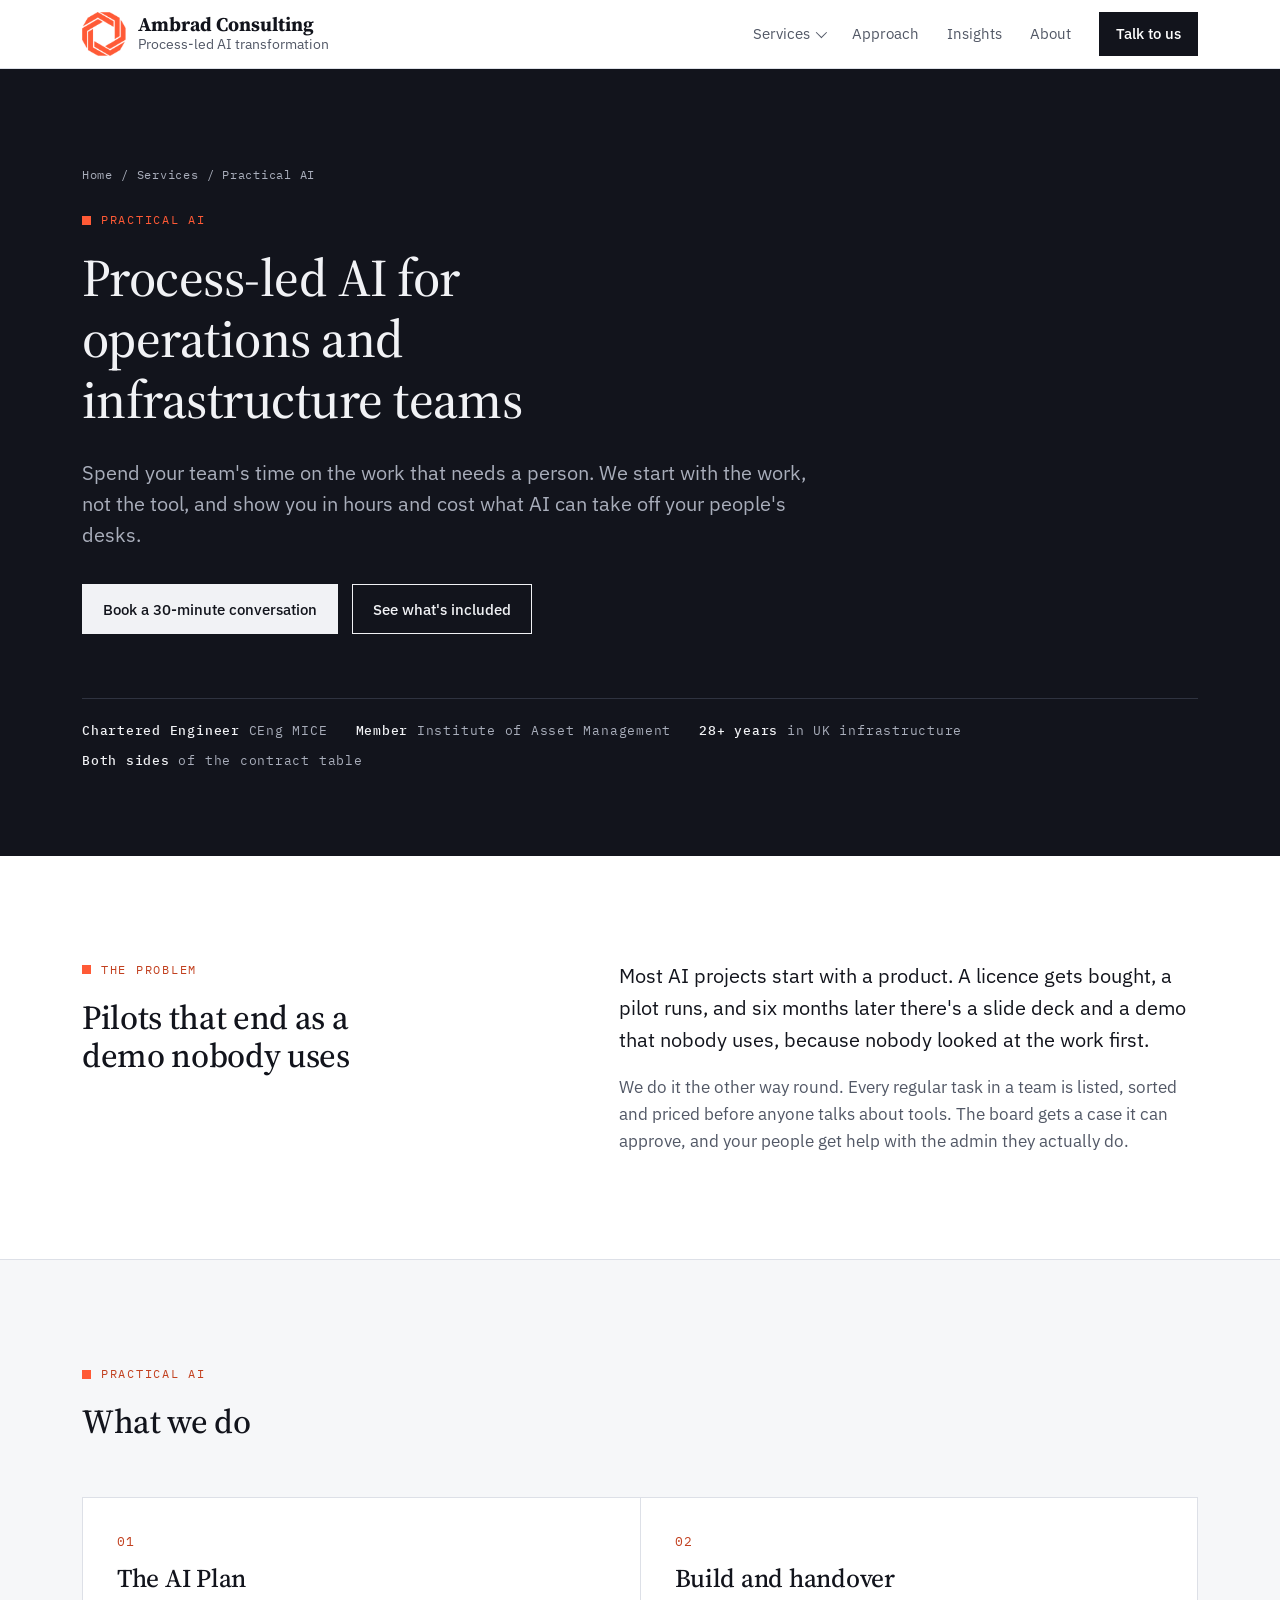
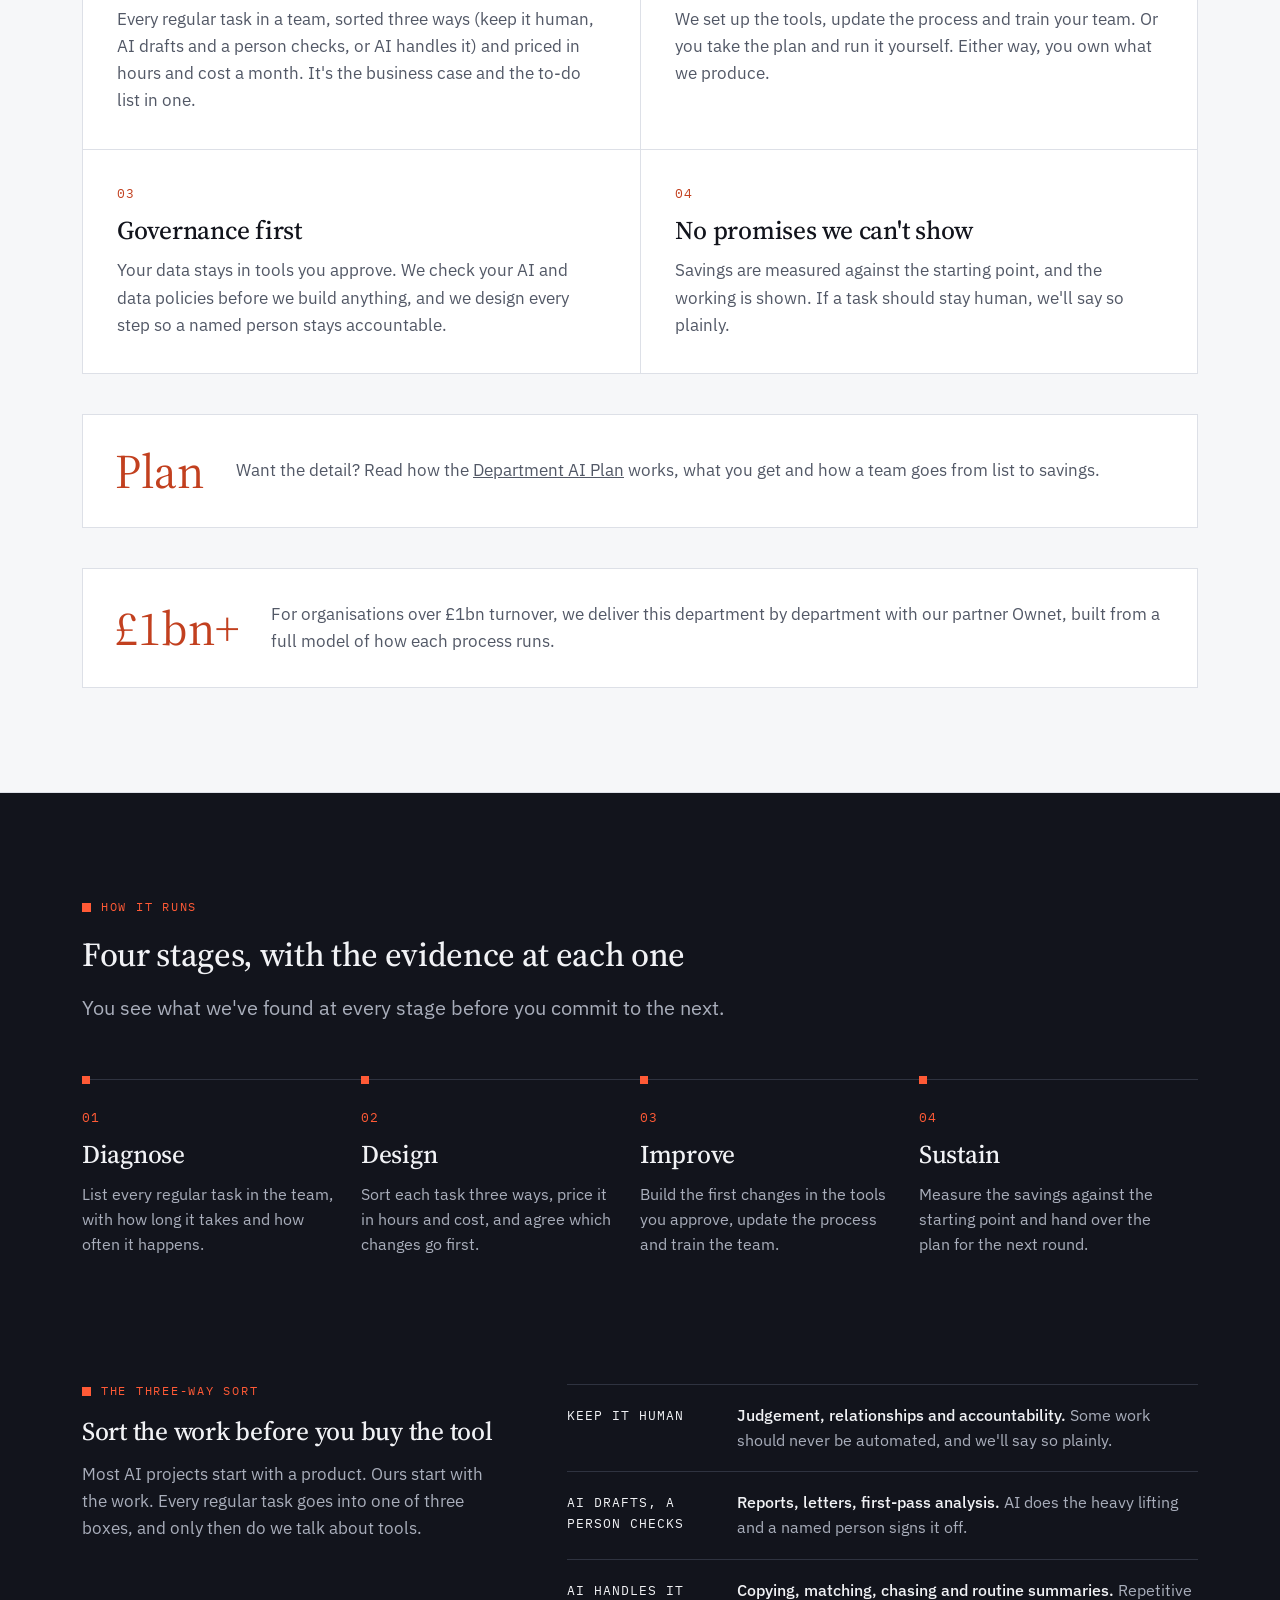
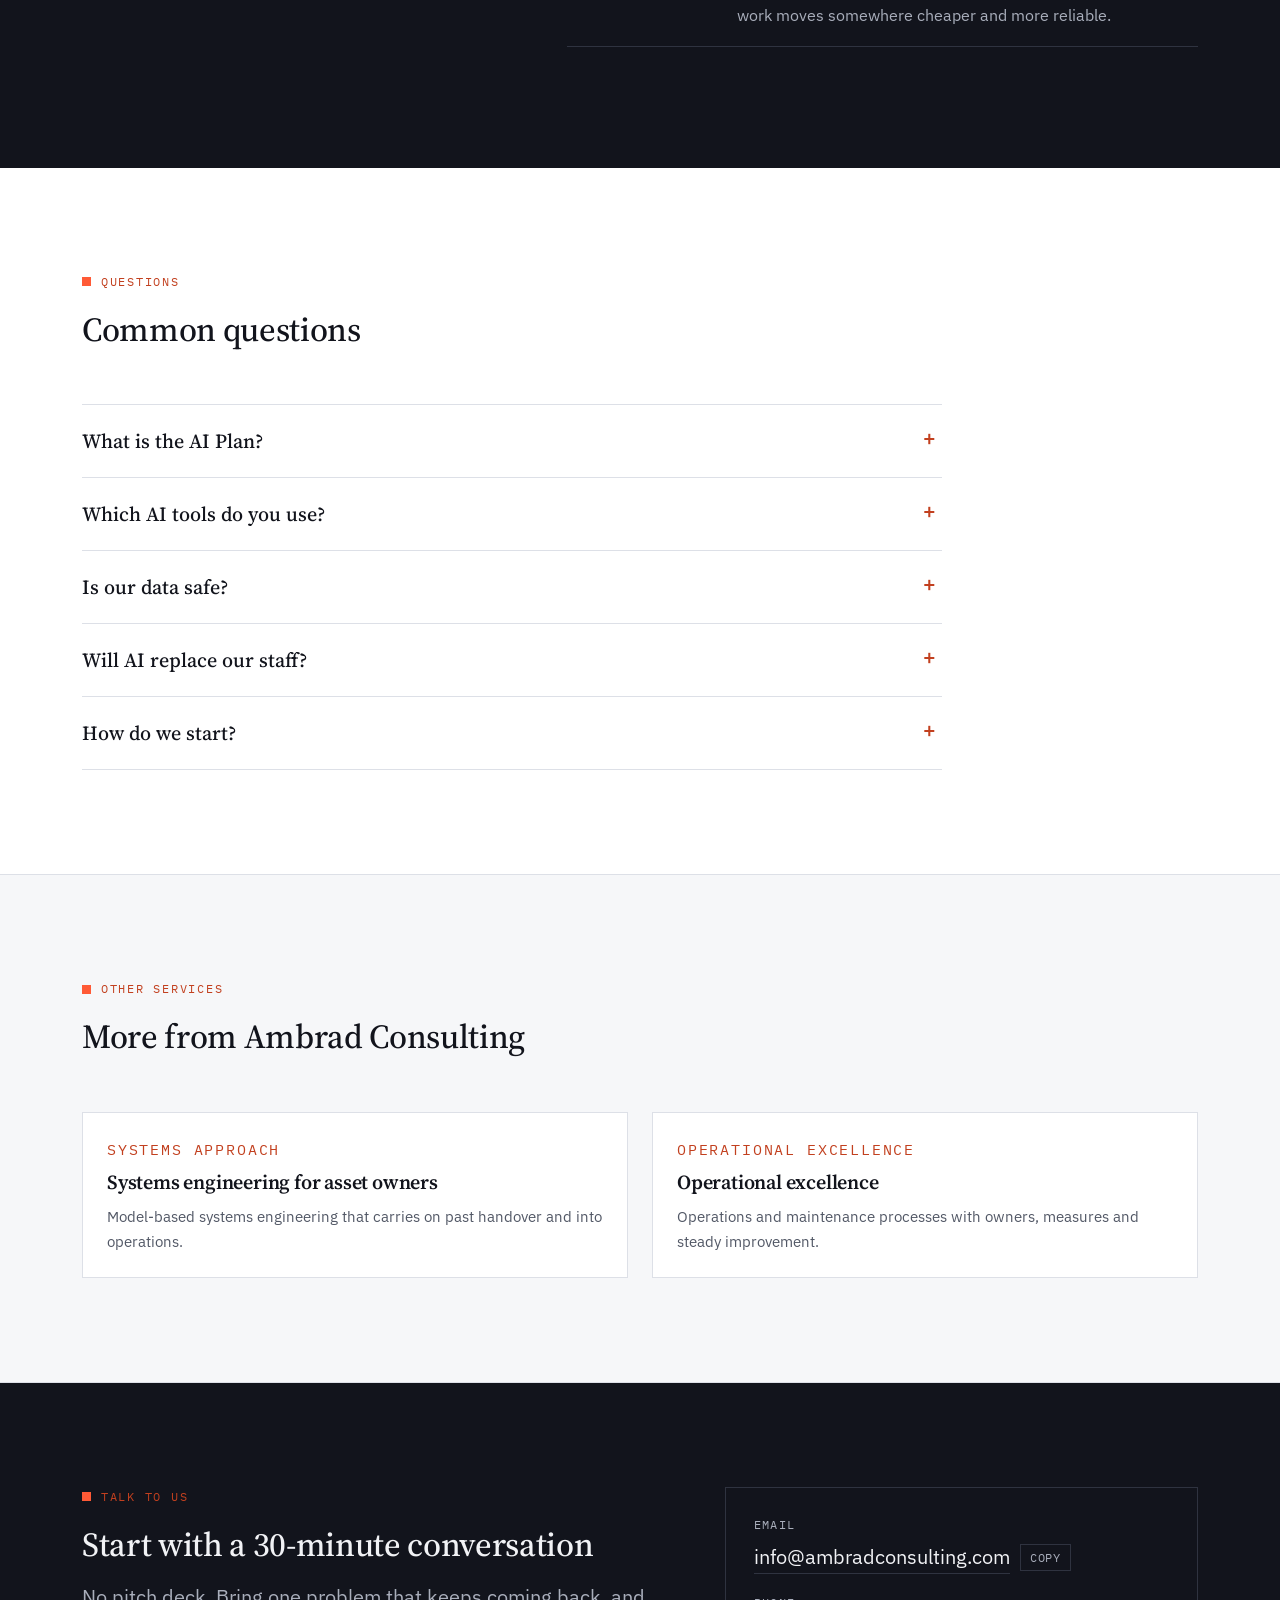
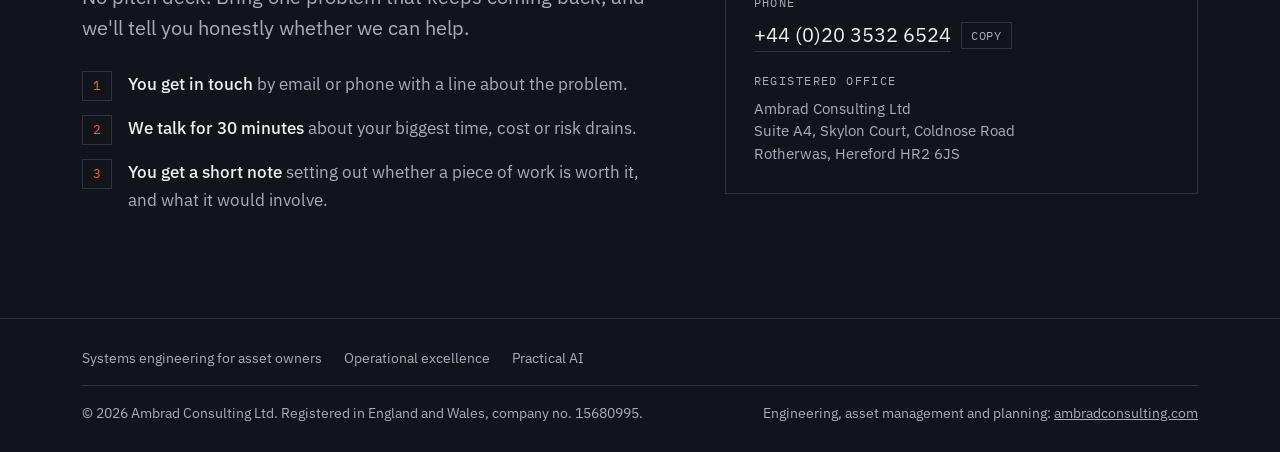
<file: ai-consultancy.html>
<!doctype html>
<html lang="en-GB">
<head>
<meta charset="utf-8">
<meta name="viewport" content="width=device-width, initial-scale=1, viewport-fit=cover">
<title>Process-Led AI Consultancy for Operations Teams | Ambrad Consulting</title>
<meta name="description" content="Practical, process-led AI consultancy for infrastructure and operations teams. The AI Plan sorts every regular task three ways and prices it in hours and cost before you buy a tool.">
<link rel="canonical" href="https://www.ambradconsulting.uk/ai-consultancy.html">
<meta property="og:type" content="website">
<meta property="og:site_name" content="Ambrad Consulting">
<meta property="og:title" content="Process-Led AI Consultancy for Operations Teams | Ambrad Consulting">
<meta property="og:description" content="Practical, process-led AI consultancy for infrastructure and operations teams. The AI Plan sorts every regular task three ways and prices it in hours and cost before you buy a tool.">
<meta property="og:url" content="https://www.ambradconsulting.uk/ai-consultancy.html">
<meta property="og:locale" content="en_GB">
<meta name="theme-color" content="#12141C">
<link rel="icon" type="image/png" href="assets/favicon.png">
<link rel="apple-touch-icon" href="assets/ambrad-mark.png">
<link rel="preconnect" href="https://fonts.googleapis.com">
<link rel="preconnect" href="https://fonts.gstatic.com" crossorigin>
<link rel="stylesheet" href="https://fonts.googleapis.com/css2?family=IBM+Plex+Mono:wght@400;500&family=IBM+Plex+Sans:ital,wght@0,400;0,500;0,600;1,400&family=Source+Serif+4:opsz,wght@8..60,400;8..60,500;8..60,600;8..60,700&display=swap">
<link rel="stylesheet" href="assets/site.css">
<script type="application/ld+json">{"@context": "https://schema.org", "@graph": [{"@type": "Service", "@id": "https://www.ambradconsulting.uk/ai-consultancy.html#service", "name": "Practical AI", "serviceType": "AI consultancy", "description": "Practical, process-led AI consultancy for infrastructure and operations teams. The AI Plan sorts every regular task three ways and prices it in hours and cost before you buy a tool.", "url": "https://www.ambradconsulting.uk/ai-consultancy.html", "areaServed": {"@type": "Country", "name": "United Kingdom"}, "provider": {"@type": "ProfessionalService", "@id": "https://www.ambradconsulting.uk/#org", "name": "Ambrad Consulting", "legalName": "Ambrad Consulting Ltd", "url": "https://www.ambradconsulting.uk/", "telephone": "+44 20 3532 6524", "email": "info@ambradconsulting.com"}}, {"@type": "WebPage", "@id": "https://www.ambradconsulting.uk/ai-consultancy.html", "url": "https://www.ambradconsulting.uk/ai-consultancy.html", "name": "Process-Led AI Consultancy for Operations Teams | Ambrad Consulting", "description": "Practical, process-led AI consultancy for infrastructure and operations teams. The AI Plan sorts every regular task three ways and prices it in hours and cost before you buy a tool.", "inLanguage": "en-GB", "isPartOf": {"@type": "WebSite", "url": "https://www.ambradconsulting.uk/", "name": "Ambrad Consulting"}, "about": {"@id": "https://www.ambradconsulting.uk/ai-consultancy.html#service"}}, {"@type": "BreadcrumbList", "itemListElement": [{"@type": "ListItem", "position": 1, "name": "Home", "item": "https://www.ambradconsulting.uk/"}, {"@type": "ListItem", "position": 2, "name": "Services", "item": "https://www.ambradconsulting.uk/#services"}, {"@type": "ListItem", "position": 3, "name": "Practical AI", "item": "https://www.ambradconsulting.uk/ai-consultancy.html"}]}, {"@type": "FAQPage", "mainEntity": [{"@type": "Question", "name": "What is the AI Plan?", "acceptedAnswer": {"@type": "Answer", "text": "A short, practical document that lists every regular task in a team, sorts each one into keep it human, AI drafts and a person checks, or AI handles it, and prices the time and cost involved. It tells you what to automate first and what to leave alone."}}, {"@type": "Question", "name": "Which AI tools do you use?", "acceptedAnswer": {"@type": "Answer", "text": "Whichever ones your organisation approves. We start with the tools you already pay for, and only suggest new ones where the plan shows a clear return."}}, {"@type": "Question", "name": "Is our data safe?", "acceptedAnswer": {"@type": "Answer", "text": "We check your AI and data policies before we build anything, and your data stays in the tools you approve. Where a task involves sensitive data, the plan says so and the design reflects it."}}, {"@type": "Question", "name": "Will AI replace our staff?", "acceptedAnswer": {"@type": "Answer", "text": "That isn't the aim. The aim is to take copying, chasing and routine admin off skilled people so they can do the work that needs them. Some work should never be automated, and the plan says which."}}, {"@type": "Question", "name": "How do we start?", "acceptedAnswer": {"@type": "Answer", "text": "Book a 30-minute conversation and tell us which team spends the most time on admin. We'll tell you whether an AI Plan is worth it."}}]}]}</script>
</head>
<body>
<header class="site-header">
  <div class="wrap">
    <a class="brand" href="index.html" aria-label="Ambrad Consulting, home"><img class="brand-mark" src="assets/ambrad-mark.png" width="40" height="40" alt=""><span><span class="brand-name">Ambrad Consulting</span><span class="brand-sub">Process-led AI transformation</span></span></a>
    
    <nav class="nav" aria-label="Main">
      <details class="dd"><summary>Services</summary><div class="dd-panel"><a href="systems-engineering.html">Systems engineering</a><a href="operational-excellence.html">Operational excellence</a><a href="ai-consultancy.html" aria-current="page">Practical AI</a></div></details>
      <a href="index.html#approach">Approach</a>
      <a href="index.html#insights">Insights</a>
      <a href="index.html#about">About</a>
      <a class="btn" href="#contact">Talk to us</a>
    </nav>
    <details class="menu">
      <summary>Menu</summary>
      <div class="menu-panel">
        <span class="menu-label">Services</span>
        <a class="sub" href="systems-engineering.html">Systems engineering</a><a class="sub" href="operational-excellence.html">Operational excellence</a><a class="sub" href="ai-consultancy.html">Practical AI</a>
        <a href="index.html#approach">Approach</a>
        <a href="index.html#insights">Insights</a>
        <a href="index.html#about">About</a>
        <a href="#contact">Talk to us</a>
      </div>
    </details>
  </div>
</header>

<main id="top">
  <section class="hero band page-hero" aria-labelledby="hero-title">
    <div class="wrap">
      <nav class="crumbs" aria-label="Breadcrumb"><a href="index.html">Home</a><span aria-hidden="true">/</span><a href="index.html#services">Services</a><span aria-hidden="true">/</span><span aria-current="page">Practical AI</span></nav>
      <p class="eyebrow">Practical AI</p>
      <h1 id="hero-title">Process-led AI for operations and infrastructure teams</h1>
      <p class="lede">Spend your team&#x27;s time on the work that needs a person. We start with the work, not the tool, and show you in hours and cost what AI can take off your people&#x27;s desks.</p>
      <div class="hero-actions">
        <a class="btn" href="#contact">Book a 30-minute conversation</a>
        <a class="btn ghost" href="#offer">See what's included</a>
      </div>
      <div class="hero-meta"><span><b>Chartered Engineer</b> CEng MICE</span><span><b>Member</b> Institute of Asset Management</span><span><b>28+ years</b> in UK infrastructure</span><span><b>Both sides</b> of the contract table</span></div>
    </div>
  </section>

  <section aria-labelledby="problem-title">
    <div class="wrap intro">
      <div>
        <p class="eyebrow">The problem</p>
        <h2 id="problem-title" style="margin-top:18px">Pilots that end as a demo nobody uses</h2>
      </div>
      <div class="intro-body"><p>Most AI projects start with a product. A licence gets bought, a pilot runs, and six months later there&#x27;s a slide deck and a demo that nobody uses, because nobody looked at the work first.</p><p>We do it the other way round. Every regular task in a team is listed, sorted and priced before anyone talks about tools. The board gets a case it can approve, and your people get help with the admin they actually do.</p></div>
    </div>
  </section>

  <section class="services" id="offer" aria-labelledby="offer-title">
    <div class="wrap">
      <div class="section-head">
        <p class="eyebrow">Practical AI</p>
        <h2 id="offer-title">What we do</h2>
      </div>
      <div class="offer-grid"><article class="offer"><p class="num">01</p><h3>The AI Plan</h3><p>Every regular task in a team, sorted three ways (keep it human, AI drafts and a person checks, or AI handles it) and priced in hours and cost a month. It&#x27;s the business case and the to-do list in one.</p></article><article class="offer"><p class="num">02</p><h3>Build and handover</h3><p>We set up the tools, update the process and train your team. Or you take the plan and run it yourself. Either way, you own what we produce.</p></article><article class="offer"><p class="num">03</p><h3>Governance first</h3><p>Your data stays in tools you approve. We check your AI and data policies before we build anything, and we design every step so a named person stays accountable.</p></article><article class="offer"><p class="num">04</p><h3>No promises we can&#x27;t show</h3><p>Savings are measured against the starting point, and the working is shown. If a task should stay human, we&#x27;ll say so plainly.</p></article></div>
      <div class="callout"><p class="figure">Plan</p><div><p>Want the detail? Read how the <a href="department-ai-plan.html">Department AI Plan</a> works, what you get and how a team goes from list to savings.</p></div></div><div class="callout"><p class="figure">£1bn+</p><div><p>For organisations over £1bn turnover, we deliver this department by department with our partner Ownet, built from a full model of how each process runs.</p></div></div>
    </div>
  </section>

  <section class="method band" aria-labelledby="how-title">
    <div class="wrap">
      <div class="section-head">
        <p class="eyebrow">How it runs</p>
        <h2 id="how-title">Four stages, with the evidence at each one</h2>
        <p class="lede">You see what we've found at every stage before you commit to the next.</p>
      </div>
      <div class="stages"><div class="stage"><h3>Diagnose</h3><p>List every regular task in the team, with how long it takes and how often it happens.</p></div><div class="stage"><h3>Design</h3><p>Sort each task three ways, price it in hours and cost, and agree which changes go first.</p></div><div class="stage"><h3>Improve</h3><p>Build the first changes in the tools you approve, update the process and train the team.</p></div><div class="stage"><h3>Sustain</h3><p>Measure the savings against the starting point and hand over the plan for the next round.</p></div></div>
      <div class="sort-wrap"><div class="sort">
        <div>
          <p class="eyebrow">The three-way sort</p>
          <h3 style="margin-top:16px">Sort the work before you buy the tool</h3>
          <p>Most AI projects start with a product. Ours start with the work. Every regular task goes into one of three boxes, and only then do we talk about tools.</p>
        </div>
        <dl class="sort-table">
          <div class="sort-row"><dt>Keep it human</dt><dd><b>Judgement, relationships and accountability.</b> Some work should never be automated, and we'll say so plainly.</dd></div>
          <div class="sort-row"><dt>AI drafts, a person checks</dt><dd><b>Reports, letters, first-pass analysis.</b> AI does the heavy lifting and a named person signs it off.</dd></div>
          <div class="sort-row"><dt>AI handles it</dt><dd><b>Copying, matching, chasing and routine summaries.</b> Repetitive work moves somewhere cheaper and more reliable.</dd></div>
        </dl>
      </div></div>
    </div>
  </section>

  <section aria-labelledby="faq-title">
    <div class="wrap">
      <div class="section-head">
        <p class="eyebrow">Questions</p>
        <h2 id="faq-title">Common questions</h2>
      </div>
      <div class="faq"><details><summary>What is the AI Plan?</summary><p>A short, practical document that lists every regular task in a team, sorts each one into keep it human, AI drafts and a person checks, or AI handles it, and prices the time and cost involved. It tells you what to automate first and what to leave alone.</p></details><details><summary>Which AI tools do you use?</summary><p>Whichever ones your organisation approves. We start with the tools you already pay for, and only suggest new ones where the plan shows a clear return.</p></details><details><summary>Is our data safe?</summary><p>We check your AI and data policies before we build anything, and your data stays in the tools you approve. Where a task involves sensitive data, the plan says so and the design reflects it.</p></details><details><summary>Will AI replace our staff?</summary><p>That isn&#x27;t the aim. The aim is to take copying, chasing and routine admin off skilled people so they can do the work that needs them. Some work should never be automated, and the plan says which.</p></details><details><summary>How do we start?</summary><p>Book a 30-minute conversation and tell us which team spends the most time on admin. We&#x27;ll tell you whether an AI Plan is worth it.</p></details></div>
    </div>
  </section>

  <section class="services" aria-labelledby="rel-title">
    <div class="wrap">
      <div class="section-head">
        <p class="eyebrow">Other services</p>
        <h2 id="rel-title">More from Ambrad Consulting</h2>
      </div>
      <div class="related"><a class="rel" href="systems-engineering.html"><p class="svc-tag">Systems approach</p><h3>Systems engineering for asset owners</h3><p>Model-based systems engineering that carries on past handover and into operations.</p></a><a class="rel" href="operational-excellence.html"><p class="svc-tag">Operational excellence</p><h3>Operational excellence</h3><p>Operations and maintenance processes with owners, measures and steady improvement.</p></a></div>
    </div>
  </section>

  <section class="contact" id="contact" aria-labelledby="contact-title">
    <div class="wrap contact-grid">
      <div>
        <p class="eyebrow">Talk to us</p>
        <h2 id="contact-title" style="margin-top:18px">Start with a 30-minute conversation</h2>
        <p class="lede">No pitch deck. Bring one problem that keeps coming back, and we'll tell you honestly whether we can help.</p>
        <ol class="steps">
          <li><span><b>You get in touch</b> by email or phone with a line about the problem.</span></li>
          <li><span><b>We talk for 30 minutes</b> about your biggest time, cost or risk drains.</span></li>
          <li><span><b>You get a short note</b> setting out whether a piece of work is worth it, and what it would involve.</span></li>
        </ol>
      </div>
      <div class="contact-card">
        <div class="c-row">
          <span class="lbl">Email</span>
          <span class="c-val"><a href="mailto:info@ambradconsulting.com" id="c-email">info@ambradconsulting.com</a><button class="copy" type="button" data-copy="info@ambradconsulting.com">Copy</button></span>
        </div>
        <div class="c-row">
          <span class="lbl">Phone</span>
          <span class="c-val"><a href="tel:+442035326524" id="c-phone">+44 (0)20 3532 6524</a><button class="copy" type="button" data-copy="+44 20 3532 6524">Copy</button></span>
        </div>
        <div class="c-row">
          <span class="lbl">Registered office</span>
          <p class="addr">Ambrad Consulting Ltd<br>Suite A4, Skylon Court, Coldnose Road<br>Rotherwas, Hereford HR2 6JS</p>
        </div>
      </div>
    </div>
  </section>
</main>

<footer class="site-footer">
  <div class="wrap">
    <nav class="foot-nav" aria-label="Services"><a href="systems-engineering.html">Systems engineering for asset owners</a><a href="operational-excellence.html">Operational excellence</a><a href="ai-consultancy.html">Practical AI</a></nav>
    <span>© <span id="yr">2026</span> Ambrad Consulting Ltd. Registered in England and Wales, company no. 15680995.</span>
    <span>Engineering, asset management and planning: <a href="https://www.ambradconsulting.com/">ambradconsulting.com</a></span>
  </div>
</footer>

<script>
(function(){
  var y=document.getElementById('yr'); if(y){y.textContent=new Date().getFullYear();}
  document.querySelectorAll('.copy').forEach(function(b){
    b.addEventListener('click',function(){
      var t=b.getAttribute('data-copy'), done=function(){b.textContent='Copied';setTimeout(function(){b.textContent='Copy';},1600);};
      try{ navigator.clipboard.writeText(t).then(done,function(){sel(b);}); }catch(e){ sel(b); }
    });
  });
  function sel(b){var a=b.previousElementSibling;if(!a)return;var r=document.createRange();r.selectNodeContents(a);var s=window.getSelection();s.removeAllRanges();s.addRange(r);b.textContent='Selected';}
  document.querySelectorAll('.menu-panel a').forEach(function(a){a.addEventListener('click',function(){var d=a.closest('details');if(d)d.open=false;});});

  document.querySelectorAll('.dd').forEach(function(d){
    document.addEventListener('click',function(e){ if(d.open && !d.contains(e.target)) d.open=false; });
    document.addEventListener('keydown',function(e){ if(e.key==='Escape' && d.open){ d.open=false; d.querySelector('summary').focus(); } });
  });
})();
</script>
</body>
</html>
</file>
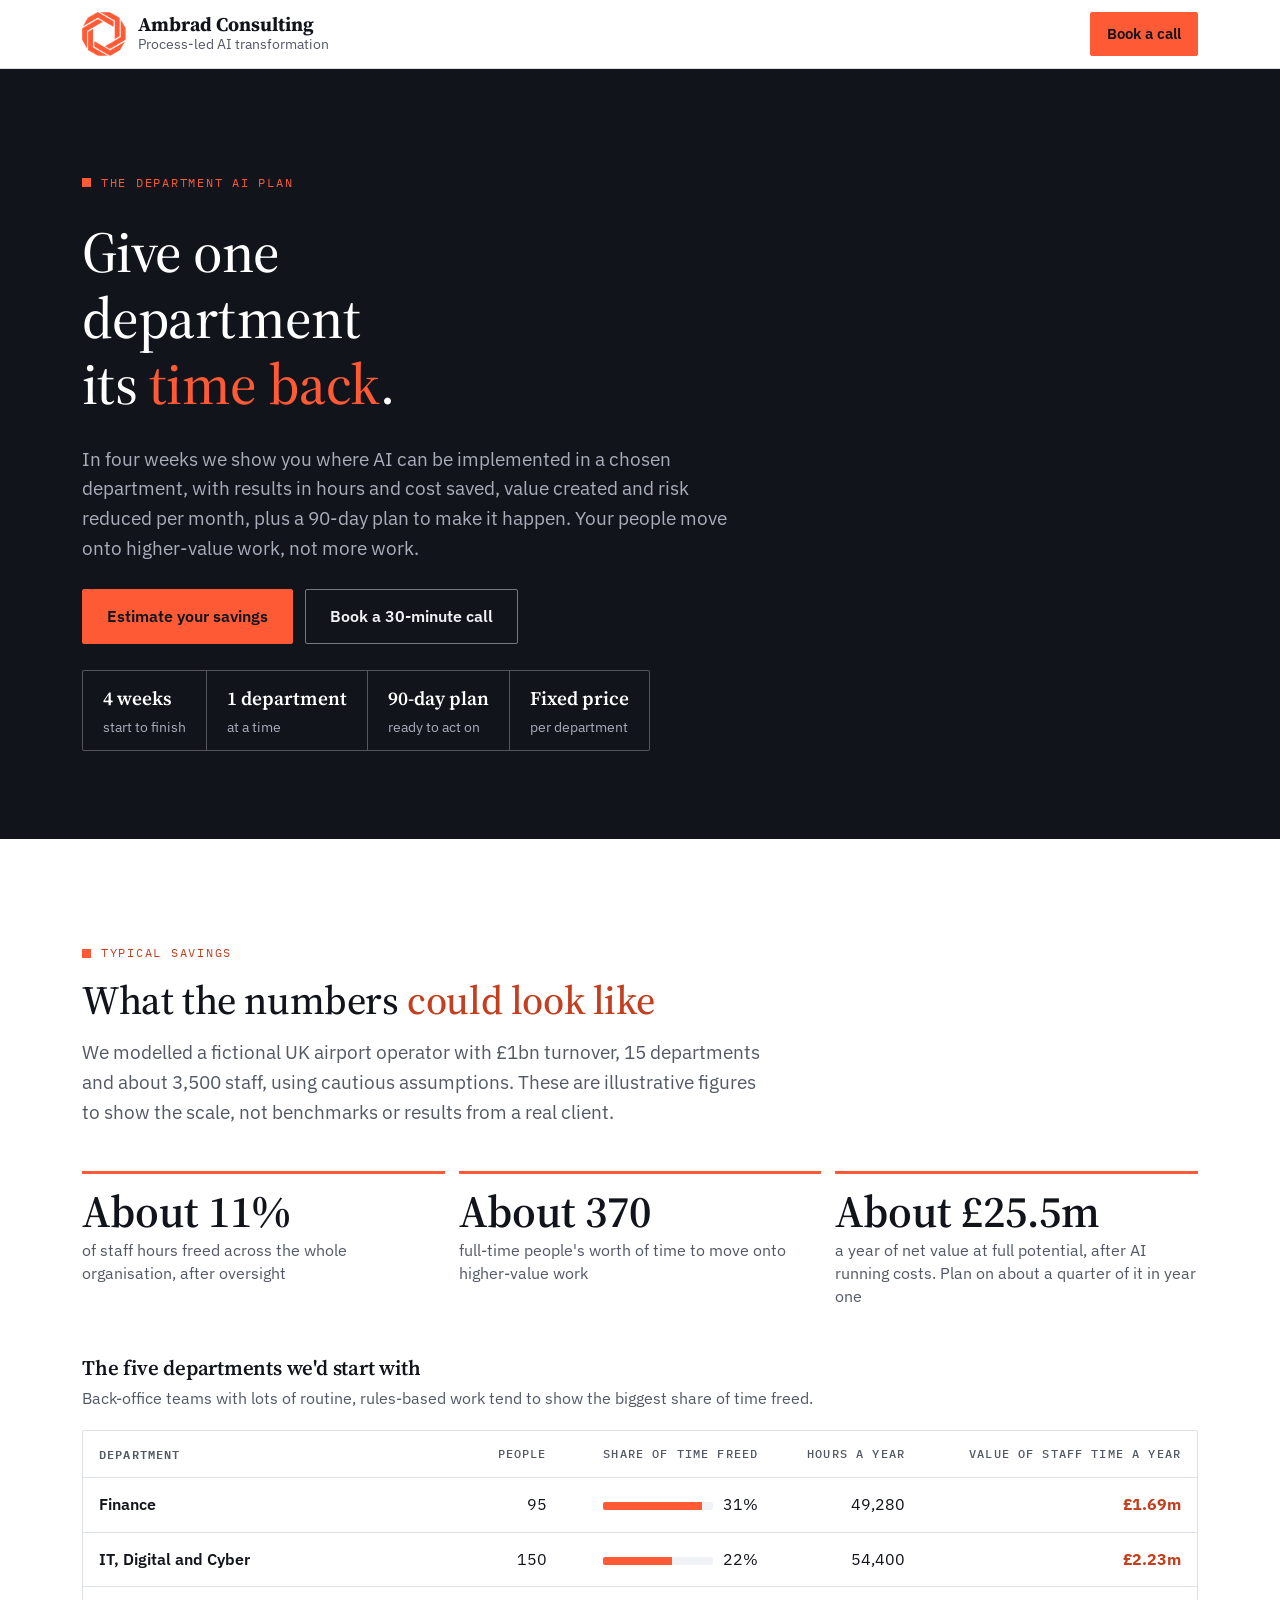
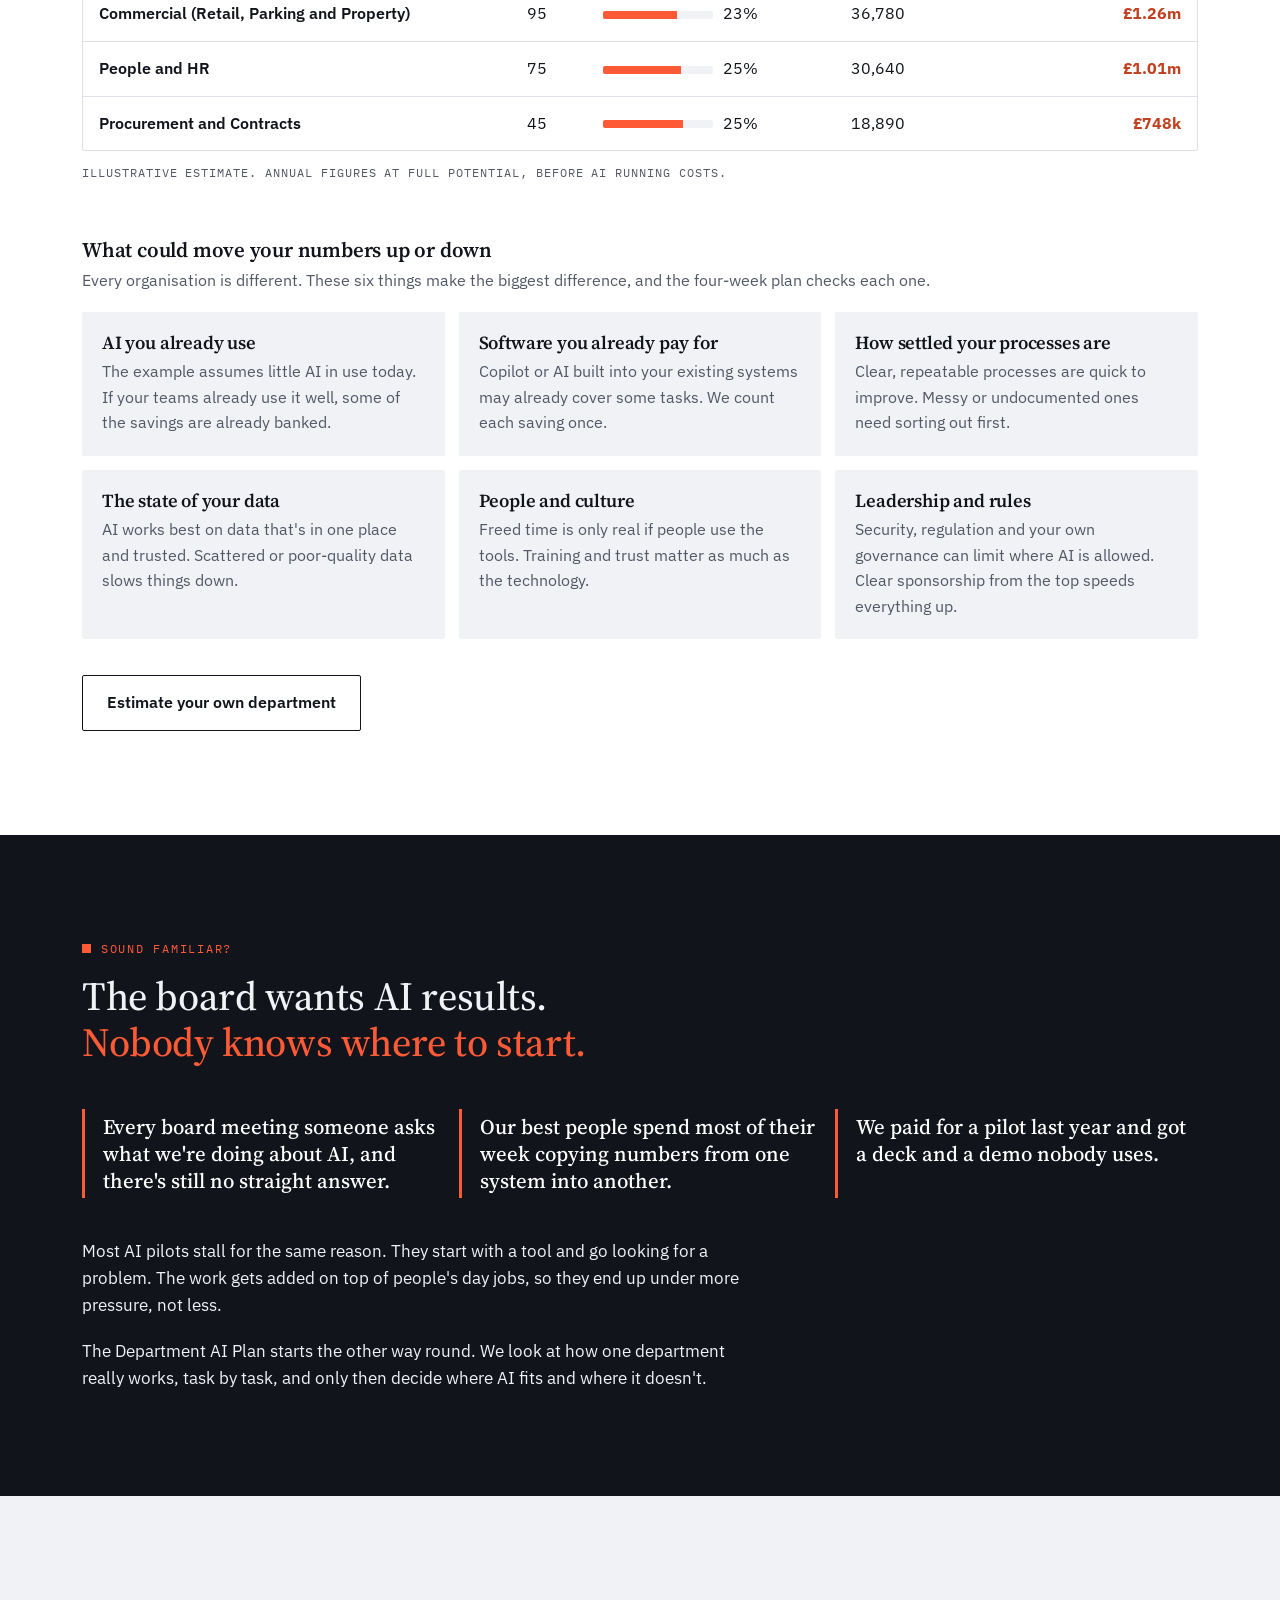
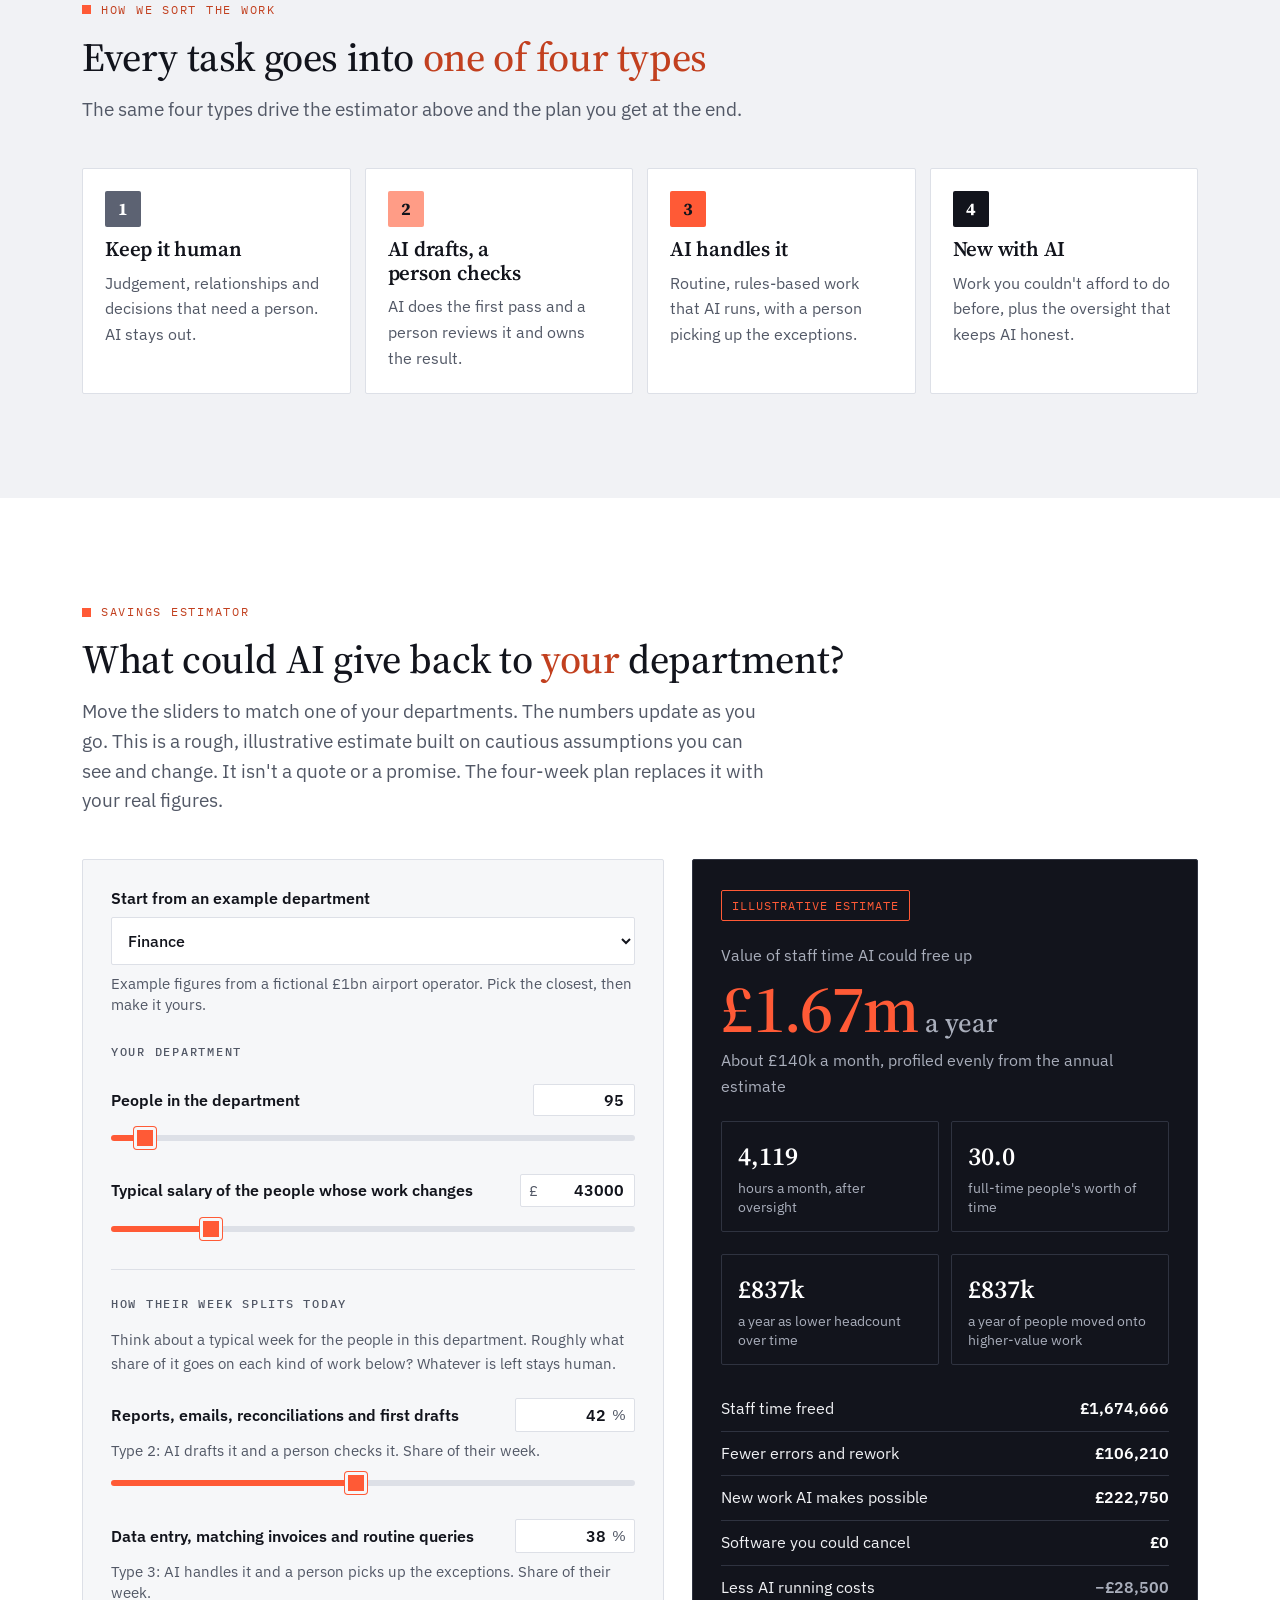
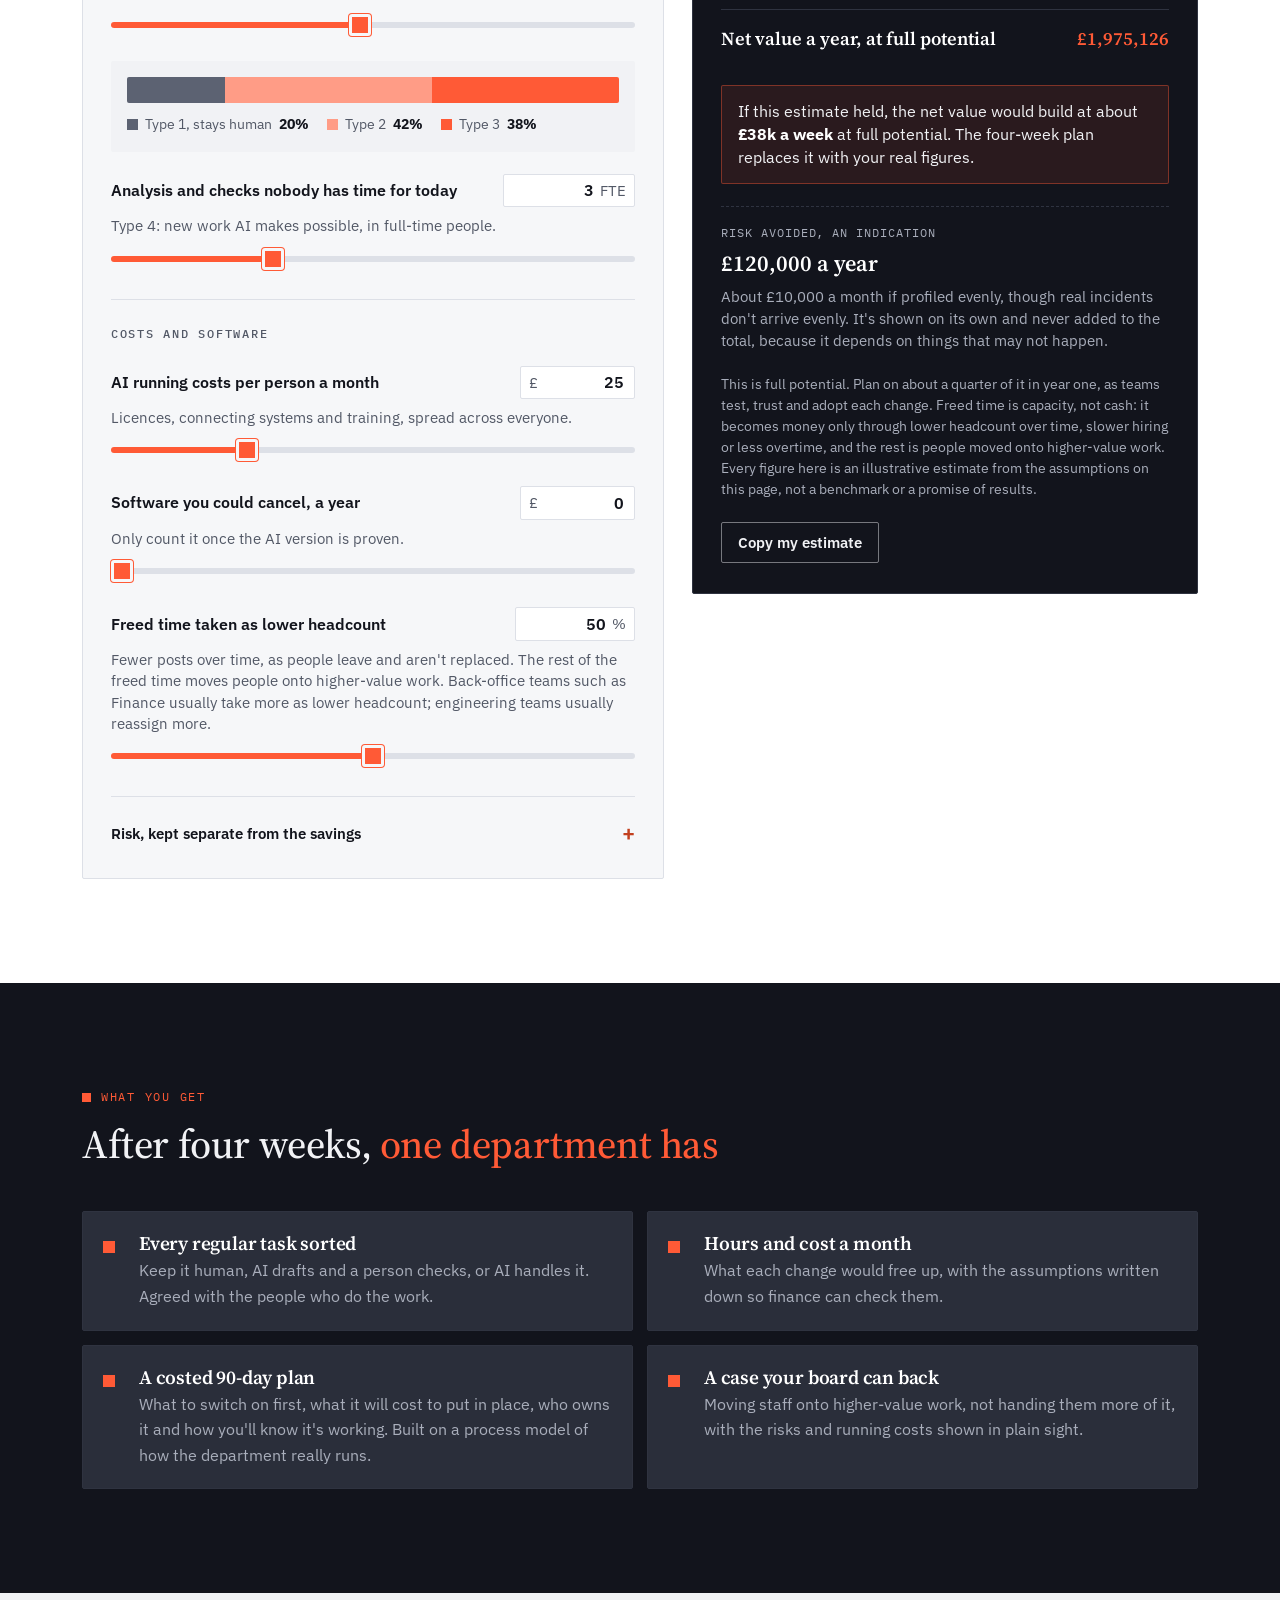
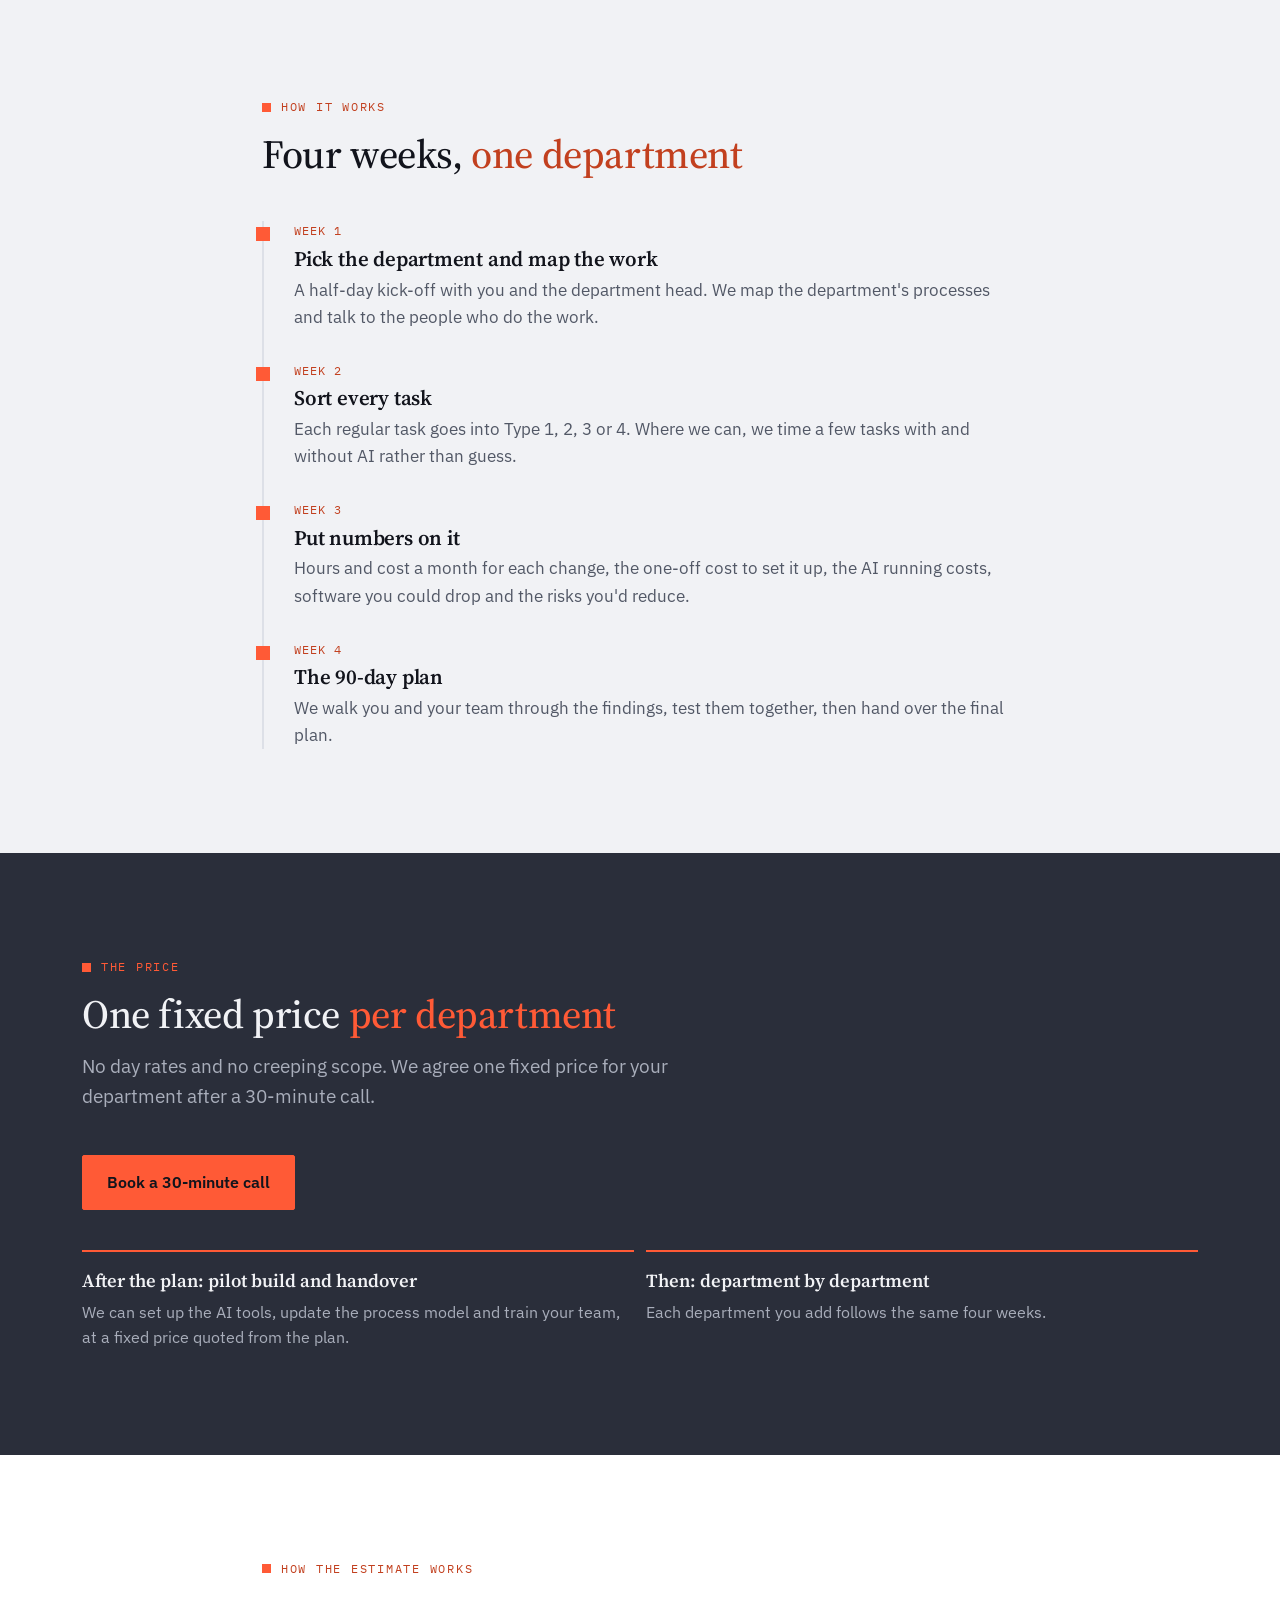
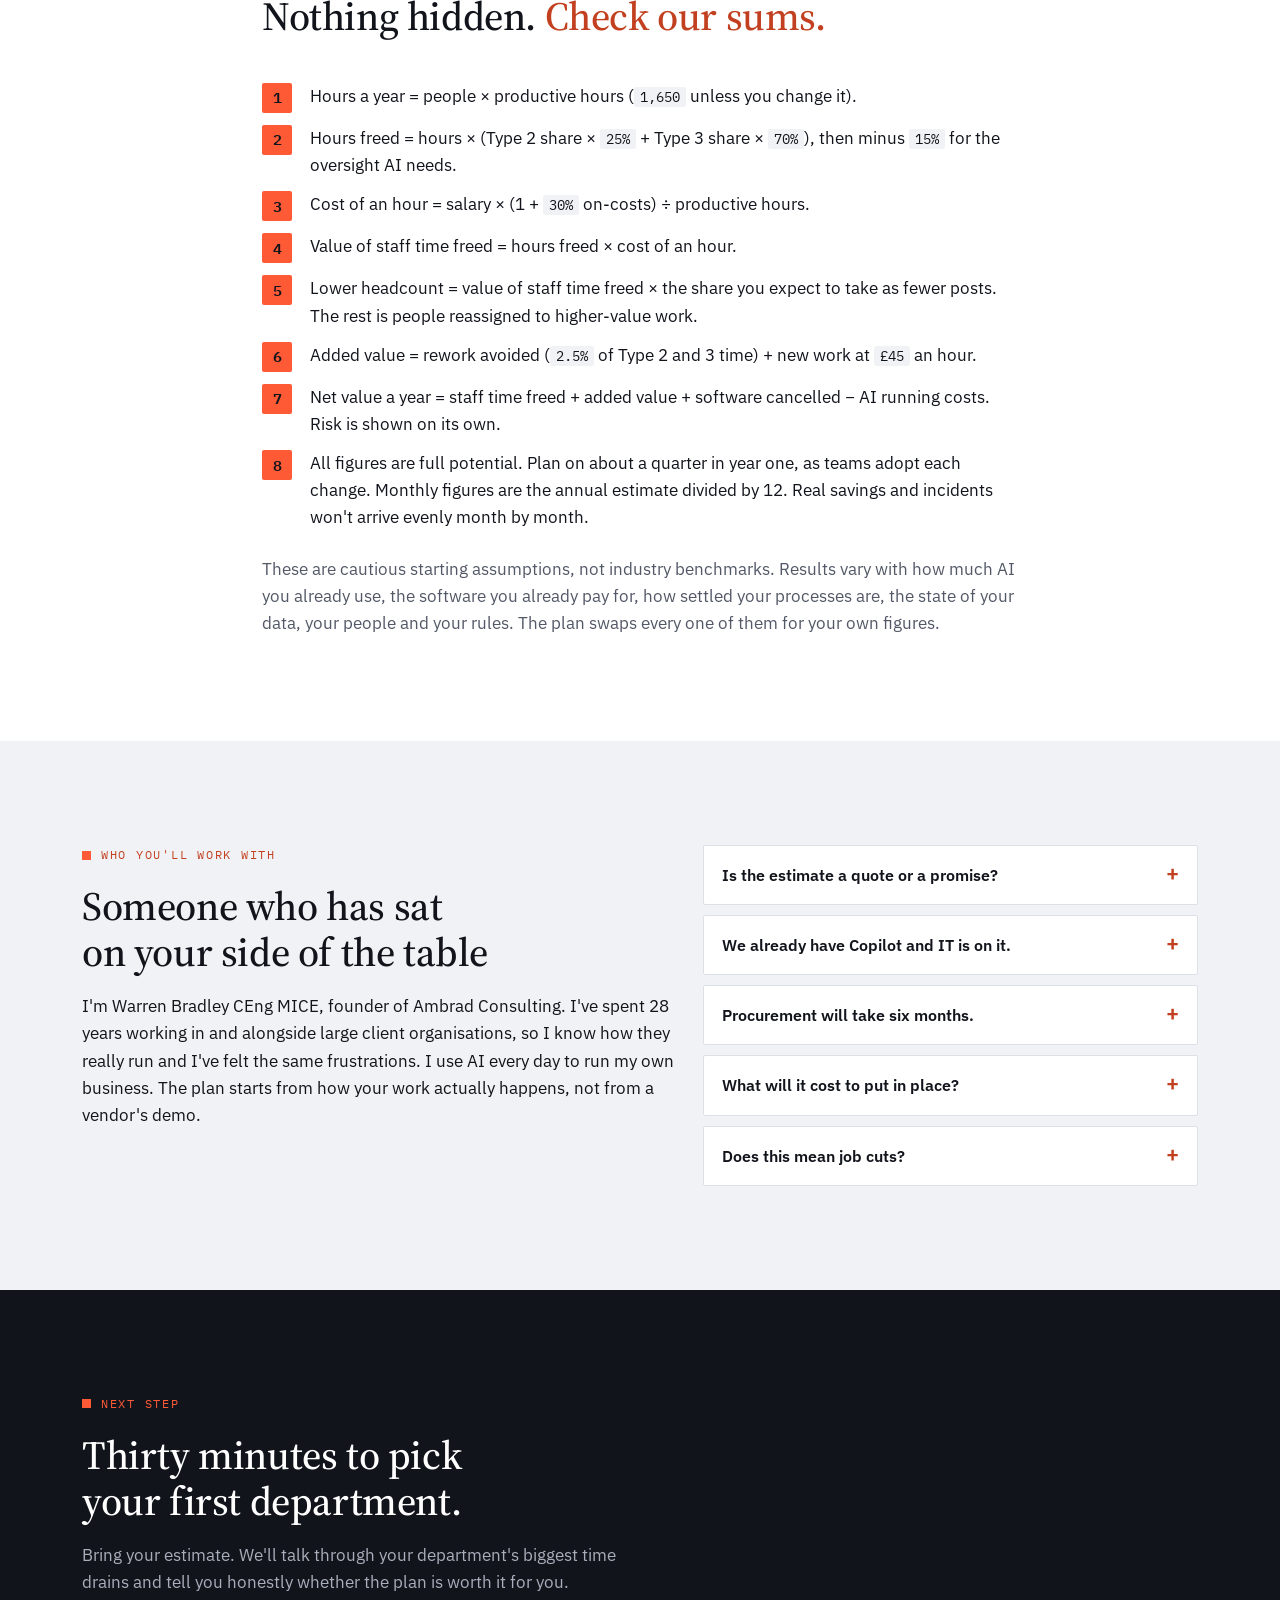
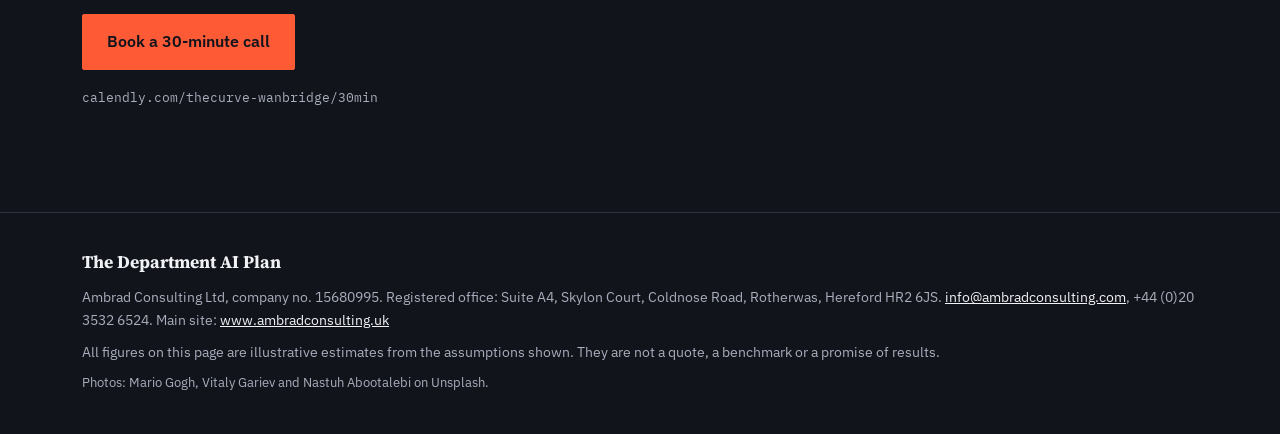
<file: department-ai-plan.html>
<!doctype html>
<html lang="en-GB">
<head>
<meta charset="utf-8">
<meta name="viewport" content="width=device-width, initial-scale=1, viewport-fit=cover">
<meta name="theme-color" content="#12141C">
<title>The Department AI Plan | Ambrad Consulting</title>
<link rel="canonical" href="https://www.ambradconsulting.uk/department-ai-plan.html">
<meta name="description" content="Estimate the staff time AI could give back to one department, in hours and cost, then get a four-week plan to make it happen.">
<link rel="preconnect" href="https://fonts.googleapis.com">
<link rel="preconnect" href="https://fonts.gstatic.com" crossorigin>
<link rel="stylesheet" href="https://fonts.googleapis.com/css2?family=IBM+Plex+Mono:wght@400;500&family=IBM+Plex+Sans:ital,wght@0,400;0,500;0,600;1,400&family=Source+Serif+4:opsz,wght@8..60,400;8..60,500;8..60,600;8..60,700&display=swap">
<style>
/* Layout: dark photo bands (hero, Sound familiar, Next step) alternating with ink, graphite and light mist bands. Coral for buttons, numbers and rules. */
:root{
  --ink:#12141C; --graphite:#2A2E3A; --steel:#5C6272; --mist:#F1F2F5; --line:#DDE0E7;
  --coral:#FF5A36; --coral-text:#C2401F;
  --bg:#FFFFFF; --surface:#F6F7F9; --fg:#12141C; --muted:#525866;
  --band:#12141C; --band-fg:#F1F2F5; --band-muted:#A9AEBB; --band-line:#2F3340;
  --font-display:"Source Serif 4","Iowan Old Style",Georgia,"Times New Roman",serif;
  --font-body:"IBM Plex Sans","Segoe UI",Roboto,Helvetica,Arial,sans-serif;
  --font-mono:"IBM Plex Mono",ui-monospace,"SFMono-Regular",Menlo,Consolas,monospace;
  --wrap:1180px; --r:2px;
  --ink-2:var(--muted); --on-band:var(--band-fg); --on-band-2:var(--band-muted);
  --t1:#5C6272; --t2:#FF9C86; --t3:#FF5A36; --good:#1F7A4D; --chip-ink:#12141C;
}
@media (prefers-color-scheme: dark){
  :root:not([data-theme="light"]){
    --bg:#15171E; --surface:#1C1F28; --fg:#EEF0F4; --muted:#A9AEBB; --line:#2F3340;
    --coral-text:#FF7A5C; --mist:#1C1F28;
    --band:#0D0F14; --band-fg:#EEF0F4; --band-muted:#A9AEBB; --band-line:#2A2E3A;
    --good:#4CC28A; color-scheme:dark;
  }
}
:root[data-theme="dark"]{
  --bg:#15171E; --surface:#1C1F28; --fg:#EEF0F4; --muted:#A9AEBB; --line:#2F3340;
  --coral-text:#FF7A5C; --mist:#1C1F28;
  --band:#0D0F14; --band-fg:#EEF0F4; --band-muted:#A9AEBB; --band-line:#2A2E3A;
  --good:#4CC28A; color-scheme:dark;
}
*{box-sizing:border-box}
html{scroll-behavior:smooth;scroll-padding-top:16px}
@media (prefers-reduced-motion: reduce){html{scroll-behavior:auto}}
body{margin:0;background:var(--bg);color:var(--fg);font-family:var(--font-body);font-size:1.0625rem;line-height:1.6;-webkit-font-smoothing:antialiased}
img{max-width:100%}
h1,h2,h3,h4{font-family:var(--font-display);font-weight:500;line-height:1.15;letter-spacing:-0.01em;margin:0;text-wrap:balance}
h1{font-size:clamp(2.2rem,6vw,3.6rem);font-weight:500}
h2{font-size:clamp(1.8rem,4vw,2.5rem)}
h3{font-size:1.3rem;font-weight:600}
p{margin:0}
a{color:inherit}
.inner{max-width:var(--wrap);margin:0 auto;padding-left:max(16px,env(safe-area-inset-left,0px));padding-right:max(16px,env(safe-area-inset-right,0px))}
@media(min-width:720px){.inner{padding-left:max(32px,env(safe-area-inset-left,0px));padding-right:max(32px,env(safe-area-inset-right,0px))}}
.narrow{max-width:820px}
.band{padding-block:clamp(56px,9vw,104px)}
.band.mist{background:var(--mist)}
.band.dark{background:var(--band);color:var(--band-fg)}
.band.graphite{background:var(--graphite);color:var(--band-fg)}
.photo{background-color:#12141C;background-size:cover;background-position:center;background-repeat:no-repeat;color:var(--band-fg)}
.stack{display:flex;flex-direction:column;gap:18px}
.head{display:flex;flex-direction:column;gap:14px;margin-bottom:clamp(28px,5vw,44px);max-width:780px}
.lede{font-size:1.2rem;color:var(--muted);max-width:62ch;line-height:1.55}
.dark .lede,.graphite .lede,.photo .lede{color:var(--band-muted)}
.kicker{display:flex;align-items:center;gap:10px;font-family:var(--font-mono);font-size:.78rem;letter-spacing:.14em;text-transform:uppercase;color:var(--coral-text)}
.kicker::before{content:"";width:9px;height:9px;background:var(--coral);flex:none}
.dark .kicker,.graphite .kicker,.photo .kicker{color:var(--coral)}
.hl{color:var(--coral-text)}
.dark .hl,.graphite .hl,.photo .hl{color:var(--coral)}
.mono{font-family:var(--font-mono);font-size:.75rem;letter-spacing:.08em;text-transform:uppercase}

/* Buttons */
.btns{display:flex;flex-wrap:wrap;gap:12px}
.btn{display:inline-flex;align-items:center;justify-content:center;gap:10px;font-family:var(--font-body);font-weight:600;font-size:1rem;text-decoration:none;padding:14px 24px;border-radius:var(--r);border:1px solid var(--coral);background:var(--coral);color:#12141C;transition:transform .15s,filter .15s;cursor:pointer}
.btn:hover{transform:translateY(-2px);filter:brightness(1.06)}
.btn.ghost{background:transparent;color:var(--band-fg);border-color:rgba(241,242,245,.45)}
.btn.ghost:hover{border-color:var(--band-fg)}
.btn.line{background:transparent;color:var(--fg);border-color:var(--fg)}
.btn.small{padding:9px 16px;font-size:.94rem}
a:focus-visible,button:focus-visible,summary:focus-visible,select:focus-visible,input:focus-visible{outline:3px solid var(--coral);outline-offset:3px}
@media(max-width:560px){.btns .btn{width:100%}}

/* Header */
.site-header{background:var(--bg);border-bottom:1px solid var(--line);position:relative;z-index:5}
.site-header .inner{display:flex;align-items:center;justify-content:space-between;gap:16px;min-height:68px;padding-block:8px}
.brand{display:flex;align-items:center;gap:12px;text-decoration:none;min-width:0}
.brand-mark{width:44px;height:44px;display:block;flex:none}
.brand-name{display:block;font-family:var(--font-display);font-weight:700;letter-spacing:0;font-size:1.22rem;line-height:1.15;color:var(--fg)}
.brand-sub{display:block;font-family:var(--font-body);font-size:.86rem;color:var(--muted);font-weight:400;line-height:1.3}
@media (max-width:480px){.brand-name{font-size:1.05rem}.brand-sub{font-size:.74rem}.brand-mark{width:38px;height:38px}.site-header .btn{padding:8px 12px;font-size:.88rem;white-space:nowrap}}

/* Hero */
.hero{background-image:linear-gradient(90deg,rgba(18,20,28,.86),rgba(18,20,28,.72)),url("https://images.unsplash.com/photo-1541746972996-4e0b0f43e02a?auto=format&fit=crop&w=1920&q=70");padding-block:clamp(56px,9vw,104px) clamp(48px,7vw,88px)}
.hero .inner{display:flex;flex-direction:column;gap:26px}
.hero h1{max-width:17ch;color:#fff}
.hero .lede{max-width:60ch}
.facts{display:flex;flex-wrap:wrap;border:1px solid rgba(241,242,245,.3);border-radius:var(--r);width:fit-content;max-width:100%;background:rgba(18,20,28,.45)}
.facts div{padding:12px 20px;border-right:1px solid rgba(241,242,245,.3);display:flex;flex-direction:column;gap:2px}
.facts div:last-child{border-right:0}
.facts b{font-family:var(--font-display);font-size:1.2rem;font-weight:600;color:#fff}
.facts span{font-size:.88rem;color:var(--band-muted)}
@media(max-width:600px){.facts{width:100%}.facts div{flex:1 1 45%;border-bottom:1px solid rgba(241,242,245,.3)}}

/* Estimator */
.est-grid{display:grid;gap:28px;align-items:start}
@media(min-width:960px){.est-grid{grid-template-columns:minmax(0,1.15fr) minmax(0,1fr)}}
.panel{background:var(--surface);border:1px solid var(--line);border-radius:var(--r);padding:20px;display:flex;flex-direction:column;gap:26px;min-width:0}
@media(min-width:600px){.panel{padding:28px}}
.group{display:flex;flex-direction:column;gap:22px}
.group + .group{border-top:1px solid var(--line);padding-top:24px}
.group-title{font-family:var(--font-mono);font-weight:500;font-size:.78rem;letter-spacing:.14em;text-transform:uppercase;color:var(--muted)}
.field{display:flex;flex-direction:column;gap:8px}
.field-top{display:flex;justify-content:space-between;align-items:baseline;gap:12px}
.field label{font-weight:600;font-size:1rem;line-height:1.3}
.field .hint{font-size:.92rem;color:var(--muted);line-height:1.45}
.numbox{display:flex;align-items:center;gap:4px;border:1px solid var(--line);border-radius:2px;padding:4px 8px;background:var(--bg);flex:none}
.numbox span{font-size:.92rem;color:var(--muted)}
.numbox input{width:84px;border:0;background:transparent;color:var(--fg);font:600 1rem var(--font-body);text-align:right;font-variant-numeric:tabular-nums;-moz-appearance:textfield}
.numbox input::-webkit-outer-spin-button,.numbox input::-webkit-inner-spin-button{-webkit-appearance:none;margin:0}
select{width:100%;font:500 1rem var(--font-body);color:var(--fg);background:var(--bg);border:1px solid var(--line);border-radius:2px;padding:12px}
input[type=range]{-webkit-appearance:none;appearance:none;width:100%;height:28px;background:transparent;margin:0;--p:50%}
input[type=range]::-webkit-slider-runnable-track{height:6px;border-radius:3px;background:linear-gradient(to right,var(--coral) var(--p),var(--line) var(--p))}
input[type=range]::-moz-range-track{height:6px;border-radius:3px;background:linear-gradient(to right,var(--coral) var(--p),var(--line) var(--p))}
input[type=range]::-webkit-slider-thumb{-webkit-appearance:none;width:22px;height:22px;margin-top:-8px;background:var(--coral);border:3px solid var(--surface);box-shadow:0 0 0 1px var(--coral);border-radius:3px;cursor:grab}
input[type=range]::-moz-range-thumb{width:16px;height:16px;background:var(--coral);border:3px solid var(--surface);box-shadow:0 0 0 1px var(--coral);border-radius:3px;cursor:grab}
input[type=range]:focus-visible{outline:none}
input[type=range]:focus-visible::-webkit-slider-thumb{box-shadow:0 0 0 4px rgba(255,90,54,.3),0 0 0 1px var(--coral)}
.split{display:flex;flex-direction:column;gap:10px;background:var(--mist);border-radius:var(--r);padding:16px}
.bar{display:flex;height:26px;border-radius:2px;overflow:hidden}
.bar div{transition:width .2s}
.bar .b1{background:var(--t1)} .bar .b2{background:var(--t2)} .bar .b3{background:var(--t3)}
.legend{display:flex;flex-wrap:wrap;gap:6px 18px;font-size:.88rem;color:var(--muted)}
.legend span{display:inline-flex;align-items:center;gap:7px}
.legend i{width:11px;height:11px;display:inline-block}
.legend b{color:var(--fg);font-variant-numeric:tabular-nums}
details.more{border-top:1px solid var(--line);padding-top:18px}
details.more summary{cursor:pointer;font-weight:600;font-size:.95rem;list-style:none;display:flex;justify-content:space-between;align-items:center;gap:10px}
details.more summary::-webkit-details-marker{display:none}
details.more summary::after{content:"+";font-size:22px;color:var(--coral-text)}
details.more[open] summary::after{content:"\2212"}
details.more .group{margin-top:22px}

/* Result card */
.result{background:var(--band);color:var(--band-fg);border-radius:var(--r);padding:26px 20px;display:flex;flex-direction:column;gap:22px;min-width:0;border:1px solid var(--band-line)}
@media(min-width:600px){.result{padding:30px 28px}}
@media(min-width:960px){.result{position:sticky;top:20px}}
.tagline{display:inline-flex;align-self:flex-start;align-items:center;gap:8px;border:1px solid var(--coral);color:var(--coral);padding:5px 10px;border-radius:2px}
.headline{display:flex;flex-direction:column;gap:6px}
.headline .lbl{font-size:1rem;color:var(--band-muted)}
.big{font-family:var(--font-display);font-weight:600;font-size:clamp(2.8rem,6vw,4.2rem);line-height:1;color:var(--coral);font-variant-numeric:tabular-nums;letter-spacing:-0.02em}
.big small{font-size:.4em;font-weight:500;color:var(--band-muted);letter-spacing:0}
.pair{display:grid;grid-template-columns:1fr 1fr;gap:12px}
.mini{border:1px solid var(--band-line);border-radius:var(--r);padding:14px 16px;display:flex;flex-direction:column;gap:2px;min-width:0}
.mini b{font-family:var(--font-display);font-weight:600;font-size:1.6rem;color:#fff;font-variant-numeric:tabular-nums}
.mini span{font-size:.88rem;color:var(--band-muted);line-height:1.35}
table.sum{width:100%;border-collapse:collapse;font-variant-numeric:tabular-nums;font-size:1rem}
table.sum td{padding:9px 0;border-bottom:1px solid var(--band-line);color:var(--band-fg)}
table.sum td:last-child{text-align:right;font-weight:600;color:#fff;white-space:nowrap;padding-left:12px}
table.sum tr.minus td:last-child{color:var(--band-muted)}
table.sum tr.total td{border-bottom:0;padding-top:14px;font-family:var(--font-display);font-weight:600;font-size:1.15rem;color:#fff}
table.sum tr.total td:last-child{color:var(--coral)}
.fee{background:rgba(255,90,54,.1);border:1px solid rgba(255,90,54,.4);border-radius:var(--r);padding:14px 16px;font-size:1rem;line-height:1.45}
.fee b{color:#fff}
.risk{border-top:1px dashed var(--band-line);padding-top:16px;display:flex;flex-direction:column;gap:4px}
.risk .mono{color:var(--band-muted)}
.risk p{font-size:.94rem;color:var(--band-muted);line-height:1.45}
.risk b{color:#fff;font-family:var(--font-display);font-weight:600;font-size:1.4rem;font-variant-numeric:tabular-nums}
.small-print{font-size:.88rem;color:var(--band-muted);line-height:1.5}
.copy{align-self:flex-start;background:transparent;border:1px solid rgba(241,242,245,.45);color:var(--band-fg);font:600 .94rem var(--font-body);padding:10px 16px;border-radius:var(--r);cursor:pointer}
.copy:hover{border-color:var(--band-fg)}
.copied{font-size:.88rem;color:#4CC28A}
.copied[hidden]{display:none!important}

/* Mobile sticky total */
.dock{position:fixed;left:0;right:0;bottom:var(--draft-h,0px);z-index:20;background:var(--band);color:var(--band-fg);border-top:2px solid var(--coral);padding:10px max(16px,env(safe-area-inset-right,0px)) 10px max(16px,env(safe-area-inset-left,0px));display:flex;justify-content:space-between;align-items:center;gap:12px;font-size:.88rem}
.dock b{font-family:var(--font-display);font-weight:600;font-size:1.25rem;color:var(--coral);font-variant-numeric:tabular-nums}
.dock a{color:var(--band-fg);font-weight:600;text-decoration:none;white-space:nowrap}
.dock[hidden]{display:none!important}
@media(min-width:960px){.dock{display:none!important}}

/* Content blocks */
.pains{display:grid;gap:14px}
@media(min-width:820px){.pains{grid-template-columns:repeat(3,1fr)}}
.pain{border-left:3px solid var(--coral);padding:4px 0 4px 18px;font-family:var(--font-display);font-weight:500;font-size:1.3rem;line-height:1.3;color:#fff}
.types{display:grid;gap:14px}
@media(min-width:700px){.types{grid-template-columns:1fr 1fr}}
@media(min-width:1040px){.types{grid-template-columns:repeat(4,1fr)}}
.type{background:var(--bg);border:1px solid var(--line);border-radius:var(--r);padding:22px;display:flex;flex-direction:column;gap:10px;min-width:0}
.chip{width:36px;height:36px;display:grid;place-items:center;font-family:var(--font-display);font-weight:700;font-size:1.1rem;color:#12141C;border-radius:2px}
.type p{color:var(--muted);font-size:1rem}
.gets{list-style:none;margin:0;padding:0;display:grid;gap:14px}
@media(min-width:820px){.gets{grid-template-columns:1fr 1fr}}
.gets li{display:grid;grid-template-columns:22px 1fr;gap:14px;align-items:start;background:var(--graphite);border:1px solid var(--band-line);border-radius:var(--r);padding:20px}
.gets li::before{content:"";width:12px;height:12px;background:var(--coral);margin-top:9px}
.gets h3{font-size:1.2rem;margin-bottom:4px;color:#fff}
.gets p{color:var(--band-muted);font-size:1rem}
.weeks{list-style:none;margin:0;padding:0;display:grid;border-left:2px solid var(--line)}
.weeks li{position:relative;padding:0 0 30px 30px;display:flex;flex-direction:column;gap:6px}
.weeks li:last-child{padding-bottom:0}
.weeks li::before{content:"";position:absolute;left:-8px;top:6px;width:14px;height:14px;background:var(--coral)}
.weeks .when{color:var(--coral-text)}
.weeks p{color:var(--muted)}
.fixed{max-width:60ch}
.fixed-note{display:flex;flex-direction:column;gap:20px;align-items:flex-start}
.then{display:grid;gap:12px;margin-top:40px}
@media(min-width:820px){.then{grid-template-columns:1fr 1fr}}
.then div{border-top:2px solid var(--coral);padding-top:14px;color:var(--band-muted);font-size:1rem}
.then b{color:var(--band-fg);display:block;font-family:var(--font-display);font-weight:600;font-size:1.15rem;margin-bottom:4px}
.method{counter-reset:m;list-style:none;margin:0;padding:0;display:flex;flex-direction:column;gap:12px}
.method li{counter-increment:m;display:grid;grid-template-columns:34px 1fr;gap:14px;align-items:start}
.method li::before{content:counter(m);width:30px;height:30px;display:grid;place-items:center;background:var(--coral);color:#12141C;font:600 .95rem var(--font-mono);border-radius:2px}
.method code{font-family:var(--font-mono);font-size:.88rem;background:var(--mist);padding:1px 6px;border-radius:2px}
.faq{display:flex;flex-direction:column;gap:10px}
.faq details{background:var(--bg);border:1px solid var(--line);border-radius:var(--r)}
.faq summary{cursor:pointer;list-style:none;padding:16px 18px;display:flex;justify-content:space-between;gap:16px;font-weight:600;font-size:1.02rem}
.faq summary::-webkit-details-marker{display:none}
.faq summary::after{content:"+";color:var(--coral-text);font-size:22px;line-height:1}
.faq details[open] summary::after{content:"\2212"}
.faq details p{padding:0 18px 16px;color:var(--muted)}
.faq details p + p{padding-top:0}
.who{display:grid;gap:28px}
@media(min-width:860px){.who{grid-template-columns:1.2fr 1fr}}
.cta{background-image:linear-gradient(rgba(18,20,28,.8),rgba(18,20,28,.8)),url("https://images.unsplash.com/photo-1497366811353-6870744d04b2?auto=format&fit=crop&w=1920&q=70")}
.cta .inner{display:flex;flex-direction:column;gap:18px;align-items:flex-start}
.cta h2{color:#fff;max-width:20ch}
.cta p{color:var(--band-muted);max-width:56ch}
.cta .linktext{font-family:var(--font-mono);font-size:.8rem;color:var(--band-muted);word-break:break-all}
.familiar{background-image:linear-gradient(rgba(18,20,28,.8),rgba(18,20,28,.8)),url("https://images.unsplash.com/photo-1758876204245-ee540a3af69f?auto=format&fit=crop&w=1920&q=70")}
.familiar .stack p{color:var(--band-fg)}
footer{background:var(--band);color:var(--band-muted);border-top:1px solid var(--band-line);padding-block:36px 40px;font-size:.9rem;line-height:1.55}
footer .inner{display:flex;flex-direction:column;gap:10px}
footer strong{color:var(--band-fg);font-family:var(--font-display);font-size:1.1rem}
footer a{color:var(--band-fg)}
footer .credit{font-size:.82rem}

/* Typical savings */
.typ-stats{display:grid;gap:14px}
@media(min-width:820px){.typ-stats{grid-template-columns:repeat(3,1fr)}}
.typ-stats div{border-top:3px solid var(--coral);padding-top:14px;display:flex;flex-direction:column;gap:4px}
.typ-stats b{font-family:var(--font-display);font-weight:600;font-size:clamp(2.1rem,4vw,2.8rem);line-height:1.05;font-variant-numeric:tabular-nums}
.typ-stats span{color:var(--muted);font-size:1rem;line-height:1.45}
.tablewrap{overflow-x:auto;border:1px solid var(--line);border-radius:var(--r);background:var(--bg)}
table.typ{width:100%;border-collapse:collapse;font-size:1rem;font-variant-numeric:tabular-nums;min-width:640px}
table.typ th,table.typ td{padding:14px 16px;border-bottom:1px solid var(--line);text-align:right;white-space:nowrap}
table.typ th:first-child{text-align:left;white-space:normal;font-weight:600}
table.typ thead th{font-family:var(--font-mono);font-size:.72rem;letter-spacing:.1em;text-transform:uppercase;color:var(--muted);font-weight:500}
table.typ tbody tr:last-child th,table.typ tbody tr:last-child td{border-bottom:0}
table.typ td:last-child{font-weight:700;color:var(--coral-text)}
.pbar{display:inline-block;width:110px;height:8px;background:var(--mist);border-radius:2px;vertical-align:middle;margin-right:10px;overflow:hidden}
.pbar i{display:block;height:100%;background:var(--coral)}
.pv{display:inline-block;min-width:3ch;text-align:right}
.factors{display:grid;gap:14px}
@media(min-width:700px){.factors{grid-template-columns:1fr 1fr}}
@media(min-width:1040px){.factors{grid-template-columns:repeat(3,1fr)}}
.factors div{background:var(--mist);border-radius:var(--r);padding:20px;display:flex;flex-direction:column;gap:6px;min-width:0}
.factors h4{margin:0;font-family:var(--font-display);font-size:1.15rem;font-weight:600}
.factors p{color:var(--muted);font-size:1rem}
@media(prefers-reduced-motion:reduce){*{transition:none!important}.btn:hover{transform:none}}

</style>
</head>
<body id="top">
<header class="site-header">
  <div class="inner">
    <a class="brand" href="index.html" aria-label="Ambrad Consulting, home">
      <img class="brand-mark" src="[data-uri]" width="40" height="40" alt="">
      <span><span class="brand-name">Ambrad Consulting</span><span class="brand-sub">Process-led AI transformation</span></span>
    </a>
    <a class="btn small" href="https://calendly.com/thecurve-wanbridge/30min" target="_blank" rel="noopener">Book a call</a>
  </div>
</header>

<section class="hero photo">
  <div class="inner">
    <span class="kicker">The Department AI Plan</span>
    <h1>Give one department its <span class="hl">time back</span>.</h1>
    <p class="lede">In four weeks we show you where AI can be implemented in a chosen department, with results in hours and cost saved, value created and risk reduced per month, plus a 90-day plan to make it happen. Your people move onto higher-value work, not more work.</p>
    <div class="btns">
      <a class="btn" href="#estimate">Estimate your savings</a>
      <a class="btn ghost" href="https://calendly.com/thecurve-wanbridge/30min" target="_blank" rel="noopener">Book a 30-minute call</a>
    </div>
    <div class="facts">
      <div><b>4 weeks</b><span>start to finish</span></div>
      <div><b>1 department</b><span>at a time</span></div>
      <div><b>90-day plan</b><span>ready to act on</span></div>
      <div><b>Fixed price</b><span>per department</span></div>
    </div>
  </div>
</section>

<section class="band" id="typical">
  <div class="inner">
    <div class="head">
      <span class="kicker">Typical savings</span>
      <h2>What the numbers <span class="hl">could look like</span></h2>
      <p class="lede">We modelled a fictional UK airport operator with £1bn turnover, 15 departments and about 3,500 staff, using cautious assumptions. These are illustrative figures to show the scale, not benchmarks or results from a real client.</p>
    </div>
    <div class="typ-stats">
      <div><b>About 11%</b><span>of staff hours freed across the whole organisation, after oversight</span></div>
      <div><b>About 370</b><span>full-time people's worth of time to move onto higher-value work</span></div>
      <div><b>About £25.5m</b><span>a year of net value at full potential, after AI running costs. Plan on about a quarter of it in year one</span></div>
    </div>
    <h3 style="margin:48px 0 6px">The five departments we'd start with</h3>
    <p style="color:var(--ink-2);font-size:16px;margin-bottom:18px">Back-office teams with lots of routine, rules-based work tend to show the biggest share of time freed.</p>
    <div class="tablewrap">
      <table class="typ">
        <thead><tr><th scope="col">Department</th><th scope="col">People</th><th scope="col">Share of time freed</th><th scope="col">Hours a year</th><th scope="col">Value of staff time a year</th></tr></thead>
        <tbody>
          <tr><th scope="row">Finance</th><td>95</td><td><span class="pbar"><i style="width:89.8%"></i></span><span class="pv">31%</span></td><td>49,280</td><td>£1.69m</td></tr>
          <tr><th scope="row">IT, Digital and Cyber</th><td>150</td><td><span class="pbar"><i style="width:62.8%"></i></span><span class="pv">22%</span></td><td>54,400</td><td>£2.23m</td></tr>
          <tr><th scope="row">Commercial (Retail, Parking and Property)</th><td>95</td><td><span class="pbar"><i style="width:67.0%"></i></span><span class="pv">23%</span></td><td>36,780</td><td>£1.26m</td></tr>
          <tr><th scope="row">People and HR</th><td>75</td><td><span class="pbar"><i style="width:70.7%"></i></span><span class="pv">25%</span></td><td>30,640</td><td>£1.01m</td></tr>
          <tr><th scope="row">Procurement and Contracts</th><td>45</td><td><span class="pbar"><i style="width:72.7%"></i></span><span class="pv">25%</span></td><td>18,890</td><td>£748k</td></tr>
        </tbody>
      </table>
    </div>
    <p class="mono" style="color:var(--ink-2);margin-top:12px">Illustrative estimate. Annual figures at full potential, before AI running costs.</p>

    <h3 style="margin:56px 0 6px">What could move your numbers up or down</h3>
    <p style="color:var(--ink-2);font-size:16px;margin-bottom:18px">Every organisation is different. These six things make the biggest difference, and the four-week plan checks each one.</p>
    <div class="factors">
      <div><h4>AI you already use</h4><p>The example assumes little AI in use today. If your teams already use it well, some of the savings are already banked.</p></div>
      <div><h4>Software you already pay for</h4><p>Copilot or AI built into your existing systems may already cover some tasks. We count each saving once.</p></div>
      <div><h4>How settled your processes are</h4><p>Clear, repeatable processes are quick to improve. Messy or undocumented ones need sorting out first.</p></div>
      <div><h4>The state of your data</h4><p>AI works best on data that's in one place and trusted. Scattered or poor-quality data slows things down.</p></div>
      <div><h4>People and culture</h4><p>Freed time is only real if people use the tools. Training and trust matter as much as the technology.</p></div>
      <div><h4>Leadership and rules</h4><p>Security, regulation and your own governance can limit where AI is allowed. Clear sponsorship from the top speeds everything up.</p></div>
    </div>
    <div class="btns" style="margin-top:36px"><a class="btn line" href="#estimate">Estimate your own department</a></div>
  </div>
</section>

<section class="band familiar photo">
  <div class="inner">
    <div class="head">
      <span class="kicker">Sound familiar?</span>
      <h2>The board wants AI results. <span class="hl">Nobody knows where to start.</span></h2>
    </div>
    <div class="pains">
      <p class="pain">Every board meeting someone asks what we're doing about AI, and there's still no straight answer.</p>
      <p class="pain">Our best people spend most of their week copying numbers from one system into another.</p>
      <p class="pain">We paid for a pilot last year and got a deck and a demo nobody uses.</p>
    </div>
    <div class="stack" style="margin-top:40px;max-width:68ch">
      <p>Most AI pilots stall for the same reason. They start with a tool and go looking for a problem. The work gets added on top of people's day jobs, so they end up under more pressure, not less.</p>
      <p>The Department AI Plan starts the other way round. We look at how one department really works, task by task, and only then decide where AI fits and where it doesn't.</p>
    </div>
  </div>
</section>

<section class="band mist">
  <div class="inner">
    <div class="head">
      <span class="kicker">How we sort the work</span>
      <h2>Every task goes into <span class="hl">one of four types</span></h2>
      <p class="lede">The same four types drive the estimator above and the plan you get at the end.</p>
    </div>
    <div class="types">
      <div class="type"><span class="chip" style="background:var(--t1);color:#fff">1</span><h3>Keep it human</h3><p>Judgement, relationships and decisions that need a person. AI stays out.</p></div>
      <div class="type"><span class="chip" style="background:var(--t2)">2</span><h3>AI drafts, a person checks</h3><p>AI does the first pass and a person reviews it and owns the result.</p></div>
      <div class="type"><span class="chip" style="background:var(--t3);color:var(--chip-ink)">3</span><h3>AI handles it</h3><p>Routine, rules-based work that AI runs, with a person picking up the exceptions.</p></div>
      <div class="type"><span class="chip" style="background:var(--fg);color:var(--bg)">4</span><h3>New with AI</h3><p>Work you couldn't afford to do before, plus the oversight that keeps AI honest.</p></div>
    </div>
  </div>
</section>

<section class="band" id="estimate">
  <div class="inner">
    <div class="head">
      <span class="kicker">Savings estimator</span>
      <h2>What could AI give back to <span class="hl">your</span> department?</h2>
      <p class="lede">Move the sliders to match one of your departments. The numbers update as you go. This is a rough, illustrative estimate built on cautious assumptions you can see and change. It isn't a quote or a promise. The four-week plan replaces it with your real figures.</p>
    </div>

    <div class="est-grid">
      <form class="panel" id="est" autocomplete="off" onsubmit="return false">
        <div class="field">
          <label for="preset">Start from an example department</label>
          <select id="preset"></select>
          <span class="hint">Example figures from a fictional £1bn airport operator. Pick the closest, then make it yours.</span>
        </div>

        <div class="group">
          <span class="group-title">Your department</span>
          <div class="field">
            <div class="field-top"><label for="people">People in the department</label><span class="numbox"><input id="people-n" type="number" inputmode="numeric" aria-label="People, typed"></span></div>
            <input type="range" id="people" min="5" max="2000" step="5">
          </div>
          <div class="field">
            <div class="field-top"><label for="salary">Typical salary of the people whose work changes</label><span class="numbox"><span>£</span><input id="salary-n" type="number" inputmode="numeric" aria-label="Salary, typed"></span></div>
            <input type="range" id="salary" min="20000" max="150000" step="1000">
          </div>
        </div>

        <div class="group">
          <span class="group-title">How their week splits today</span>
          <p class="hint" style="font-size:15px;color:var(--ink-2);margin-top:-8px">Think about a typical week for the people in this department. Roughly what share of it goes on each kind of work below? Whatever is left stays human.</p>
          <div class="field">
            <div class="field-top"><label for="t2">Reports, emails, reconciliations and first drafts</label><span class="numbox"><input id="t2-n" type="number" inputmode="numeric" aria-label="Type 2 share, typed"><span>%</span></span></div>
            <span class="hint">Type 2: AI drafts it and a person checks it. Share of their week.</span>
            <input type="range" id="t2" min="0" max="90" step="1">
          </div>
          <div class="field">
            <div class="field-top"><label for="t3">Data entry, matching invoices and routine queries</label><span class="numbox"><input id="t3-n" type="number" inputmode="numeric" aria-label="Type 3 share, typed"><span>%</span></span></div>
            <span class="hint">Type 3: AI handles it and a person picks up the exceptions. Share of their week.</span>
            <input type="range" id="t3" min="0" max="80" step="1">
          </div>
          <div class="split" aria-live="polite">
            <div class="bar" aria-hidden="true"><div class="b1" id="b1"></div><div class="b2" id="b2"></div><div class="b3" id="b3"></div></div>
            <div class="legend">
              <span><i style="background:var(--t1)"></i>Type 1, stays human <b id="l1"></b></span>
              <span><i style="background:var(--t2)"></i>Type 2 <b id="l2"></b></span>
              <span><i style="background:var(--t3)"></i>Type 3 <b id="l3"></b></span>
            </div>
          </div>
          <div class="field">
            <div class="field-top"><label for="fte">Analysis and checks nobody has time for today</label><span class="numbox"><input id="fte-n" type="number" inputmode="decimal" step="0.5" aria-label="New capability, typed"><span>FTE</span></span></div>
            <span class="hint">Type 4: new work AI makes possible, in full-time people.</span>
            <input type="range" id="fte" min="0" max="10" step="0.5">
          </div>
        </div>

        <div class="group">
          <span class="group-title">Costs and software</span>
          <div class="field">
            <div class="field-top"><label for="aipp">AI running costs per person a month</label><span class="numbox"><span>£</span><input id="aipp-n" type="number" inputmode="numeric" aria-label="AI cost per person, typed"></span></div>
            <span class="hint">Licences, connecting systems and training, spread across everyone.</span>
            <input type="range" id="aipp" min="0" max="100" step="1">
          </div>
          <div class="field">
            <div class="field-top"><label for="subs">Software you could cancel, a year</label><span class="numbox"><span>£</span><input id="subs-n" type="number" inputmode="numeric" aria-label="Subscriptions saved, typed"></span></div>
            <span class="hint">Only count it once the AI version is proven.</span>
            <input type="range" id="subs" min="0" max="250000" step="5000">
          </div>
          <div class="field">
            <div class="field-top"><label for="hc">Freed time taken as lower headcount</label><span class="numbox"><input id="hc-n" type="number" inputmode="numeric" aria-label="Lower headcount share, typed"><span>%</span></span></div>
            <span class="hint">Fewer posts over time, as people leave and aren't replaced. The rest of the freed time moves people onto higher-value work. Back-office teams such as Finance usually take more as lower headcount; engineering teams usually reassign more.</span>
            <input type="range" id="hc" min="0" max="100" step="5">
          </div>
        </div>

        <details class="more">
          <summary>Risk, kept separate from the savings</summary>
          <div class="group">
            <p class="hint" id="riskname" style="color:var(--ink-2);font-size:15px"></p>
            <div class="field">
              <div class="field-top"><label for="inc">Incidents a year</label><span class="numbox"><input id="inc-n" type="number" inputmode="numeric" aria-label="Incidents, typed"></span></div>
              <input type="range" id="inc" min="0" max="200" step="1">
            </div>
            <div class="field">
              <div class="field-top"><label for="cpi">Cost of each incident</label><span class="numbox"><span>£</span><input id="cpi-n" type="number" inputmode="numeric" aria-label="Cost per incident, typed"></span></div>
              <input type="range" id="cpi" min="0" max="1000000" step="1000">
            </div>
            <div class="field">
              <div class="field-top"><label for="pct">Fewer incidents with AI</label><span class="numbox"><input id="pct-n" type="number" inputmode="numeric" aria-label="Fewer incidents, typed"><span>%</span></span></div>
              <input type="range" id="pct" min="0" max="80" step="1">
            </div>
          </div>
        </details>


      </form>

      <aside class="result" aria-live="polite" aria-label="Your estimate">
        <span class="tagline mono">Illustrative estimate</span>
        <div class="headline">
          <span class="lbl">Value of staff time AI could free up</span>
          <span class="big" id="r-month">£0<small> a year</small></span>
          <span class="lbl" id="r-month-sub"></span>
        </div>
        <div class="pair">
          <div class="mini"><b id="r-hours">0</b><span>hours a month, after oversight</span></div>
          <div class="mini"><b id="r-fte">0</b><span>full-time people's worth of time</span></div>
        </div>
        <div class="pair">
          <div class="mini"><b id="r-hc">£0</b><span>a year as lower headcount over time</span></div>
          <div class="mini"><b id="r-re">£0</b><span>a year of people moved onto higher-value work</span></div>
        </div>
        <table class="sum">
          <tr><td>Staff time freed</td><td id="r-time"></td></tr>
          <tr><td>Fewer errors and rework</td><td id="r-err"></td></tr>
          <tr><td>New work AI makes possible</td><td id="r-cap"></td></tr>
          <tr><td>Software you could cancel</td><td id="r-subs"></td></tr>
          <tr class="minus"><td>Less AI running costs</td><td id="r-ai"></td></tr>
          <tr class="total"><td>Net value a year, at full potential</td><td id="r-net"></td></tr>
        </table>
        <div class="fee" id="r-fee"></div>
        <div class="risk">
          <span class="mono">Risk avoided, an indication</span>
          <b id="r-risk"></b>
          <p>About <span id="r-risk-mo"></span> a month if profiled evenly, though real incidents don't arrive evenly. It's shown on its own and never added to the total, because it depends on things that may not happen.</p>
        </div>
        <p class="small-print">This is full potential. Plan on about a quarter of it in year one, as teams test, trust and adopt each change. Freed time is capacity, not cash: it becomes money only through lower headcount over time, slower hiring or less overtime, and the rest is people moved onto higher-value work. Every figure here is an illustrative estimate from the assumptions on this page, not a benchmark or a promise of results.</p>
        <button type="button" class="copy" id="copy">Copy my estimate</button>
        <span class="copied" id="copied" hidden>Copied. Paste it into an email or a note.</span>
      </aside>
    </div>
  </div>
</section>

<div class="dock" id="dock" hidden>
  <span>Your estimate <b id="d-month">£0</b> a year</span>
  <a href="https://calendly.com/thecurve-wanbridge/30min" target="_blank" rel="noopener">Book a call</a>
</div>

<section class="band dark">
  <div class="inner">
    <div class="head">
      <span class="kicker">What you get</span>
      <h2>After four weeks, <span class="hl">one department has</span></h2>
    </div>
    <ul class="gets">
      <li><div><h3>Every regular task sorted</h3><p>Keep it human, AI drafts and a person checks, or AI handles it. Agreed with the people who do the work.</p></div></li>
      <li><div><h3>Hours and cost a month</h3><p>What each change would free up, with the assumptions written down so finance can check them.</p></div></li>
      <li><div><h3>A costed 90-day plan</h3><p>What to switch on first, what it will cost to put in place, who owns it and how you'll know it's working. Built on a process model of how the department really runs.</p></div></li>
      <li><div><h3>A case your board can back</h3><p>Moving staff onto higher-value work, not handing them more of it, with the risks and running costs shown in plain sight.</p></div></li>
    </ul>
  </div>
</section>

<section class="band mist">
  <div class="inner narrow">
    <div class="head">
      <span class="kicker">How it works</span>
      <h2>Four weeks, <span class="hl">one department</span></h2>
    </div>
    <ol class="weeks">
      <li><span class="when mono">Week 1</span><h3>Pick the department and map the work</h3><p>A half-day kick-off with you and the department head. We map the department's processes and talk to the people who do the work.</p></li>
      <li><span class="when mono">Week 2</span><h3>Sort every task</h3><p>Each regular task goes into Type 1, 2, 3 or 4. Where we can, we time a few tasks with and without AI rather than guess.</p></li>
      <li><span class="when mono">Week 3</span><h3>Put numbers on it</h3><p>Hours and cost a month for each change, the one-off cost to set it up, the AI running costs, software you could drop and the risks you'd reduce.</p></li>
      <li><span class="when mono">Week 4</span><h3>The 90-day plan</h3><p>We walk you and your team through the findings, test them together, then hand over the final plan.</p></li>
    </ol>
  </div>
</section>

<section class="band graphite">
  <div class="inner">
    <div class="head">
      <span class="kicker">The price</span>
      <h2>One fixed price <span class="hl">per department</span></h2>
      <p class="lede">No day rates and no creeping scope. We agree one fixed price for your department after a 30-minute call.</p>
    </div>
    <div class="fixed-note"><a class="btn" href="https://calendly.com/thecurve-wanbridge/30min" target="_blank" rel="noopener">Book a 30-minute call</a></div>
    <div class="then">
      <div><b>After the plan: pilot build and handover</b>We can set up the AI tools, update the process model and train your team, at a fixed price quoted from the plan.</div>
      <div><b>Then: department by department</b>Each department you add follows the same four weeks.</div>
    </div>
  </div>
</section>

<section class="band">
  <div class="inner narrow">
    <div class="head">
      <span class="kicker">How the estimate works</span>
      <h2>Nothing hidden. <span class="hl">Check our sums.</span></h2>
    </div>
    <ol class="method">
      <li><p>Hours a year = people × productive hours (<code>1,650</code> unless you change it).</p></li>
      <li><p>Hours freed = hours × (Type 2 share × <code>25%</code> + Type 3 share × <code>70%</code>), then minus <code>15%</code> for the oversight AI needs.</p></li>
      <li><p>Cost of an hour = salary × (1 + <code>30%</code> on-costs) ÷ productive hours.</p></li>
      <li><p>Value of staff time freed = hours freed × cost of an hour.</p></li>
      <li><p>Lower headcount = value of staff time freed × the share you expect to take as fewer posts. The rest is people reassigned to higher-value work.</p></li>
      <li><p>Added value = rework avoided (<code>2.5%</code> of Type 2 and 3 time) + new work at <code>£45</code> an hour.</p></li>
      <li><p>Net value a year = staff time freed + added value + software cancelled − AI running costs. Risk is shown on its own.</p></li>
      <li><p>All figures are full potential. Plan on about a quarter in year one, as teams adopt each change. Monthly figures are the annual estimate divided by 12. Real savings and incidents won't arrive evenly month by month.</p></li>
    </ol>
    <p style="margin-top:24px;color:var(--ink-2)">These are cautious starting assumptions, not industry benchmarks. Results vary with how much AI you already use, the software you already pay for, how settled your processes are, the state of your data, your people and your rules. The plan swaps every one of them for your own figures.</p>
  </div>
</section>

<section class="band mist">
  <div class="inner who">
    <div class="stack">
      <span class="kicker">Who you'll work with</span>
      <h2>Someone who has sat on your side of the table</h2>
      <p>I'm Warren Bradley CEng MICE, founder of Ambrad Consulting. I've spent 28 years working in and alongside large client organisations, so I know how they really run and I've felt the same frustrations. I use AI every day to run my own business. The plan starts from how your work actually happens, not from a vendor's demo.</p>
    </div>
    <div class="faq">
      <details><summary>Is the estimate a quote or a promise?</summary><p>No. It's an illustrative estimate from the assumptions shown, to help you decide if a closer look is worth it. The four-week plan replaces it with your own figures.</p></details>
      <details><summary>We already have Copilot and IT is on it.</summary><p>Good, that's a head start. Tools are only half of it. The plan looks at the work itself, department by department, so the licences you already pay for actually take time off people's desks.</p></details>
      <details><summary>Procurement will take six months.</summary><p>It doesn't have to. A single fixed-price department is usually small enough to buy without a full tender.</p></details>
      <details><summary>What will it cost to put in place?</summary><p>That's one of the things the plan tells you. Every change comes with its one-off set-up cost (connecting systems, training and support) and its running cost, so you can see how quickly each one pays back before you commit. The quickest wins often use software you already pay for. If you want us to build it with you, we quote a fixed price from the plan.</p></details>
      <details><summary>Does this mean job cuts?</summary><p>That isn't the aim. The plan is built to move people onto higher-value work, slow hiring or cut overtime. What you do with the freed time is your decision.</p></details>
    </div>
  </div>
</section>

<section class="band cta photo">
  <div class="inner">
    <span class="kicker">Next step</span>
    <h2>Thirty minutes to pick your first department.</h2>
    <p>Bring your estimate. We'll talk through your department's biggest time drains and tell you honestly whether the plan is worth it for you.</p>
    <a class="btn" href="https://calendly.com/thecurve-wanbridge/30min" target="_blank" rel="noopener">Book a 30-minute call</a>
    <span class="linktext">calendly.com/thecurve-wanbridge/30min</span>
  </div>
</section>

<footer>
  <div class="inner">
    <strong>The Department AI Plan</strong>
    <span>Ambrad Consulting Ltd, company no. 15680995. Registered office: Suite A4, Skylon Court, Coldnose Road, Rotherwas, Hereford HR2 6JS. <a href="mailto:info@ambradconsulting.com">info@ambradconsulting.com</a>, +44 (0)20 3532 6524. Main site: <a href="index.html">www.ambradconsulting.uk</a></span>
    <span>All figures on this page are illustrative estimates from the assumptions shown. They are not a quote, a benchmark or a promise of results.</span>
    <span class="credit">Photos: Mario Gogh, Vitaly Gariev and Nastuh Abootalebi on Unsplash.</span>
  </div>
</footer>


<script>
const PRESETS = [{"n":"Executive Board and Company Secretariat","p":18,"s":83000,"t2":41,"t3":19,"fte":1,"r":"Decision taken on late or inconsistent board papers","inc":2,"cpi":150000,"pct":25},{"n":"Finance","p":95,"s":43000,"t2":42,"t3":38,"fte":3,"r":"Duplicate, wrong or fraudulent payments","inc":6,"cpi":40000,"pct":50},{"n":"Procurement and Contracts","p":45,"s":50000,"t2":44,"t3":27,"fte":2,"r":"Missed contract obligations or unwanted auto-renewals","inc":8,"cpi":50000,"pct":40},{"n":"Airport Operations Control","p":100,"s":45000,"t2":38,"t3":21,"fte":3,"r":"Avoidable disruption (stand clashes, late gate changes, long queues)","inc":40,"cpi":15000,"pct":25},{"n":"Incident Response and Emergency Planning","p":180,"s":45000,"t2":16,"t3":5,"fte":1.5,"r":"Slow escalation or lost information in a major incident","inc":2,"cpi":500000,"pct":15},{"n":"Security","p":1600,"s":40000,"t2":10,"t3":3,"fte":3,"r":"Regulatory compliance finding or security breach","inc":3,"cpi":150000,"pct":20},{"n":"Engineering and Maintenance","p":550,"s":46000,"t2":26,"t3":10,"fte":4,"r":"Unplanned failure of a critical asset (baggage, airbridges, power)","inc":12,"cpi":100000,"pct":30},{"n":"Customer Service and Passenger Experience","p":350,"s":35000,"t2":25,"t3":14,"fte":4,"r":"Complaints escalating to the regulator or social media","inc":200,"cpi":1000,"pct":30},{"n":"Stakeholder Management and Communications","p":40,"s":58000,"t2":39,"t3":15,"fte":1.5,"r":"Reputational incident or missed consultation commitment","inc":2,"cpi":150000,"pct":25},{"n":"Investment Planning and Capital Delivery","p":130,"s":67000,"t2":44,"t3":18,"fte":3,"r":"Cost overrun from a risk spotted too late","inc":3,"cpi":1000000,"pct":10},{"n":"Health, Safety and Environment","p":40,"s":53000,"t2":38,"t3":21,"fte":1.5,"r":"Reportable injury or environmental breach","inc":10,"cpi":60000,"pct":20},{"n":"People and HR","p":75,"s":42000,"t2":40,"t3":27,"fte":2,"r":"Vetting or right-to-work error on an airside pass","inc":4,"cpi":50000,"pct":40},{"n":"IT, Digital and Cyber","p":150,"s":52000,"t2":44,"t3":21,"fte":3,"r":"Major system outage or cyber incident","inc":3,"cpi":250000,"pct":20},{"n":"Legal, Risk and Compliance","p":30,"s":60000,"t2":40,"t3":19,"fte":1,"r":"Missed legal or regulatory deadline","inc":3,"cpi":100000,"pct":30},{"n":"Commercial (Retail, Parking and Property)","p":95,"s":43000,"t2":39,"t3":26,"fte":2.5,"r":"Revenue leakage (missed rent reviews, billing errors)","inc":10,"cpi":30000,"pct":40}];
const DEFAULT_ASSUMPTIONS = {hours:1650, oncost:30, s2:25, s3:70, ov:15, err:2.5, cap:45};
const ids = ['setup','ramp','hc','people','salary','t2','t3','fte','aipp','subs','inc','cpi','pct','hours','oncost','s2','s3','ov','err','cap'];
const $ = id => document.getElementById(id);
const gbp = n => '£' + Math.round(n).toLocaleString('en-GB');
const num = (n,d=0) => Number(n).toLocaleString('en-GB',{maximumFractionDigits:d,minimumFractionDigits:d});
function short(n){const a=Math.abs(n), s=n<0?'−':''; if(a>=1e6) return s+'£'+(a/1e6).toFixed(a>=1e7?1:2)+'m'; if(a>=1e4) return s+'£'+Math.round(a/1e3)+'k'; return s+'£'+Math.round(a).toLocaleString('en-GB');}

function paint(r){const min=+r.min,max=+r.max; r.style.setProperty('--p', ((+r.value-min)/(max-min)*100)+'%');}
function setVal(id,v){const r=$(id), n=$(id+'-n'); if(!r) return; r.value=v; n.value=v; paint(r);}
function val(id){if(!$(id)) return DEFAULT_ASSUMPTIONS[id]??0; const v=parseFloat($(id+'-n').value); return isNaN(v)?(parseFloat($(id).value)||0):Math.max(0,v);}

const sel = $('preset');
PRESETS.forEach((p,i)=>{const o=document.createElement('option'); o.value=i; o.textContent=p.n; sel.appendChild(o);});
sel.value = PRESETS.findIndex(p=>p.n==='Finance');

const HC={'Executive Board and Company Secretariat':20,'Finance':50,'Procurement and Contracts':40,'Airport Operations Control':20,'Incident Response and Emergency Planning':10,'Security':15,'Engineering and Maintenance':10,'Customer Service and Passenger Experience':30,'Stakeholder Management and Communications':25,'Investment Planning and Capital Delivery':15,'Health, Safety and Environment':10,'People and HR':40,'IT, Digital and Cyber':25,'Legal, Risk and Compliance':25,'Commercial (Retail, Parking and Property)':30};
function loadPreset(i){
  const p = PRESETS[i];
  setVal('hc',HC[p.n]??25);
  setVal('people',p.p); setVal('salary',p.s); setVal('t2',p.t2); setVal('t3',p.t3); setVal('fte',p.fte);
  setVal('inc',p.inc); setVal('cpi',p.cpi); setVal('pct',p.pct);
  $('riskname').textContent = 'Example risk for this department: ' + p.r + '.';
}
function resetAssumptions(){Object.entries(DEFAULT_ASSUMPTIONS).forEach(([k,v])=>setVal(k,v));}

// Keep Type 2 + Type 3 at or under 100%
function balance(changed){
  const other = changed==='t2'?'t3':'t2';
  if(val('t2')+val('t3')>100) setVal(other, Math.max(0,100-val(changed)));
}

function calc(){
  const people=val('people'), salary=val('salary'), t2=val('t2')/100, t3=val('t3')/100;
  const H=val('hours')||1650, oc=val('oncost')/100, s2=val('s2')/100, s3=val('s3')/100, ov=val('ov')/100, er=val('err')/100, cap=val('cap');
  const hours = people*H;
  const net = hours*(t2*s2 + t3*s3)*(1-ov);
  const rate = salary*(1+oc)/H;
  const time = net*rate;
  const errors = hours*(t2+t3)*er*rate;
  const newcap = val('fte')*H*cap;
  const subs = val('subs');
  const ai = people*val('aipp')*12;
  const total = time+errors+newcap+subs-ai;
  const risk = val('inc')*val('cpi')*val('pct')/100;
  const hc = time*val('hc')/100;
  return {hc,people,salary,t1:Math.max(0,1-t2-t3),t2,t3,net,rate,time,errors,newcap,subs,ai,total,risk};
}

let last;
function render(){
  const r = last = calc();
  $('b1').style.width=(r.t1*100)+'%'; $('b2').style.width=(r.t2*100)+'%'; $('b3').style.width=(r.t3*100)+'%';
  $('l1').textContent=Math.round(r.t1*100)+'%'; $('l2').textContent=Math.round(r.t2*100)+'%'; $('l3').textContent=Math.round(r.t3*100)+'%';
  $('r-month').innerHTML = short(r.time)+'<small> a year</small>';
  $('r-month-sub').textContent = 'About '+short(r.time/12)+' a month, profiled evenly from the annual estimate';
  $('d-month').textContent = short(r.time);
  $('r-hours').textContent = num(r.net/12);
  $('r-fte').textContent = num(r.net/(val('hours')||1650),1);
  $('r-time').textContent = gbp(r.time);
  $('r-hc').textContent = short(r.hc);
  $('r-re').textContent = short(r.time-r.hc);
  $('r-err').textContent = gbp(r.errors);
  $('r-cap').textContent = gbp(r.newcap);
  $('r-subs').textContent = gbp(r.subs);
  $('r-ai').textContent = '−'+gbp(r.ai);
  $('r-net').textContent = (r.total<0?'−':'')+gbp(Math.abs(r.total));
  if($('r-yr1')){
    const su=val('setup'), rp=val('ramp')/100, g1=(r.time+r.errors+r.newcap+r.subs)*rp, y1=g1-r.ai-su;
    $('r-y1g').textContent=gbp(g1);
    $('r-setup').textContent='−'+gbp(r.ai+su);
    $('r-yr1').textContent=(y1<0?'−':'')+gbp(Math.abs(y1));
    const mo=(g1-r.ai)/12, m = mo>0 ? su/mo : Infinity;
    $('r-payback').textContent = su<=0 ? 'Set a one-off cost to see the payback.' : (m===Infinity ? 'At these figures the set-up cost does not pay back.' : 'The set-up cost pays back in '+(m<1?'under a month':'about '+Math.ceil(m)+(Math.ceil(m)===1?' month':' months'))+' at year-one rates, after AI running costs. Illustrative.');
  }
  $('r-risk').textContent = gbp(r.risk)+' a year';
  $('r-risk-mo').textContent = gbp(r.risk/12);
  if(r.total>0){
    $('r-fee').innerHTML = 'If this estimate held, the net value would build at about <b>'+short(r.total/52)+' a week</b> at full potential. The four-week plan replaces it with your real figures.';
  } else {
    $('r-fee').innerHTML = 'At these figures AI costs more than it frees up. That is worth knowing too, and the plan would tell you where it does pay.';
  }
}

ids.forEach(id=>{
  const r=$(id), n=$(id+'-n'); if(!r) return;
  r.addEventListener('input',()=>{n.value=r.value; paint(r); if(id==='t2'||id==='t3') balance(id); render();});
  n.addEventListener('input',()=>{
    let v=parseFloat(n.value); if(isNaN(v)) return;
    v=Math.max(+r.min, v); // allow typing above the slider max
    if(v>+r.max){r.value=r.max;} else r.value=v;
    paint(r); r.dataset.typed=v;
    if(id==='t2'||id==='t3'){ if(v>100){n.value=100;} balance(id); }
    render();
  });
  n.addEventListener('change',()=>{ if(n.value==='' || isNaN(parseFloat(n.value))) n.value=r.value; });
});

sel.addEventListener('change',()=>{loadPreset(+sel.value); render();});
if($('reset')) $('reset').addEventListener('click',()=>{resetAssumptions(); render();});

$('copy').addEventListener('click',()=>{
  const r=last, dept=PRESETS[+sel.value].n;
  const text = [
    'Department AI Plan: my illustrative estimate',
    'Starting example: '+dept,
    r.people+' people, typical salary '+gbp(r.salary)+', Type 2 '+Math.round(r.t2*100)+'%, Type 3 '+Math.round(r.t3*100)+'%',
    'Value of staff time freed: '+gbp(r.time)+' a year at full potential, about '+gbp(r.time/12)+' a month ('+num(r.net/12)+' hours a month)',
    'Of that, '+gbp(r.hc)+' a year as lower headcount over time and '+gbp(r.time-r.hc)+' as people moved onto higher-value work',
    'Net value a year at full potential: '+gbp(r.total)+' (after '+gbp(r.ai)+' AI running costs). Plan on about a quarter of it in year one.',
    'Risk avoided, shown separately: '+gbp(r.risk)+' a year (about '+gbp(r.risk/12)+' a month)',
    'Illustrative estimate only, not a quote or a promise of results.'
  ].join('\n');
  const done=()=>{const c=$('copied'); c.hidden=false; setTimeout(()=>c.hidden=true,3000);};
  try{
    navigator.clipboard.writeText(text).then(done).catch(()=>fallback(text,done));
  }catch(e){fallback(text,done);}
});
function fallback(text,done){
  const t=document.createElement('textarea'); t.value=text; t.setAttribute('readonly',''); t.style.position='absolute'; t.style.left='-9999px';
  document.body.appendChild(t); t.select(); try{document.execCommand('copy'); done();}catch(e){} t.remove();
}

// Mobile dock shows while the estimator is on screen
try{
  const io=new IntersectionObserver(es=>es.forEach(e=>{$('dock').hidden=!e.isIntersecting;}),{threshold:0.05});
  io.observe($('est'));
}catch(e){}

loadPreset(+sel.value);
resetAssumptions();
setVal('aipp',25); setVal('subs',0); setVal('setup',50000); setVal('ramp',25);
render();
</script>
</body>
</html>
</file>
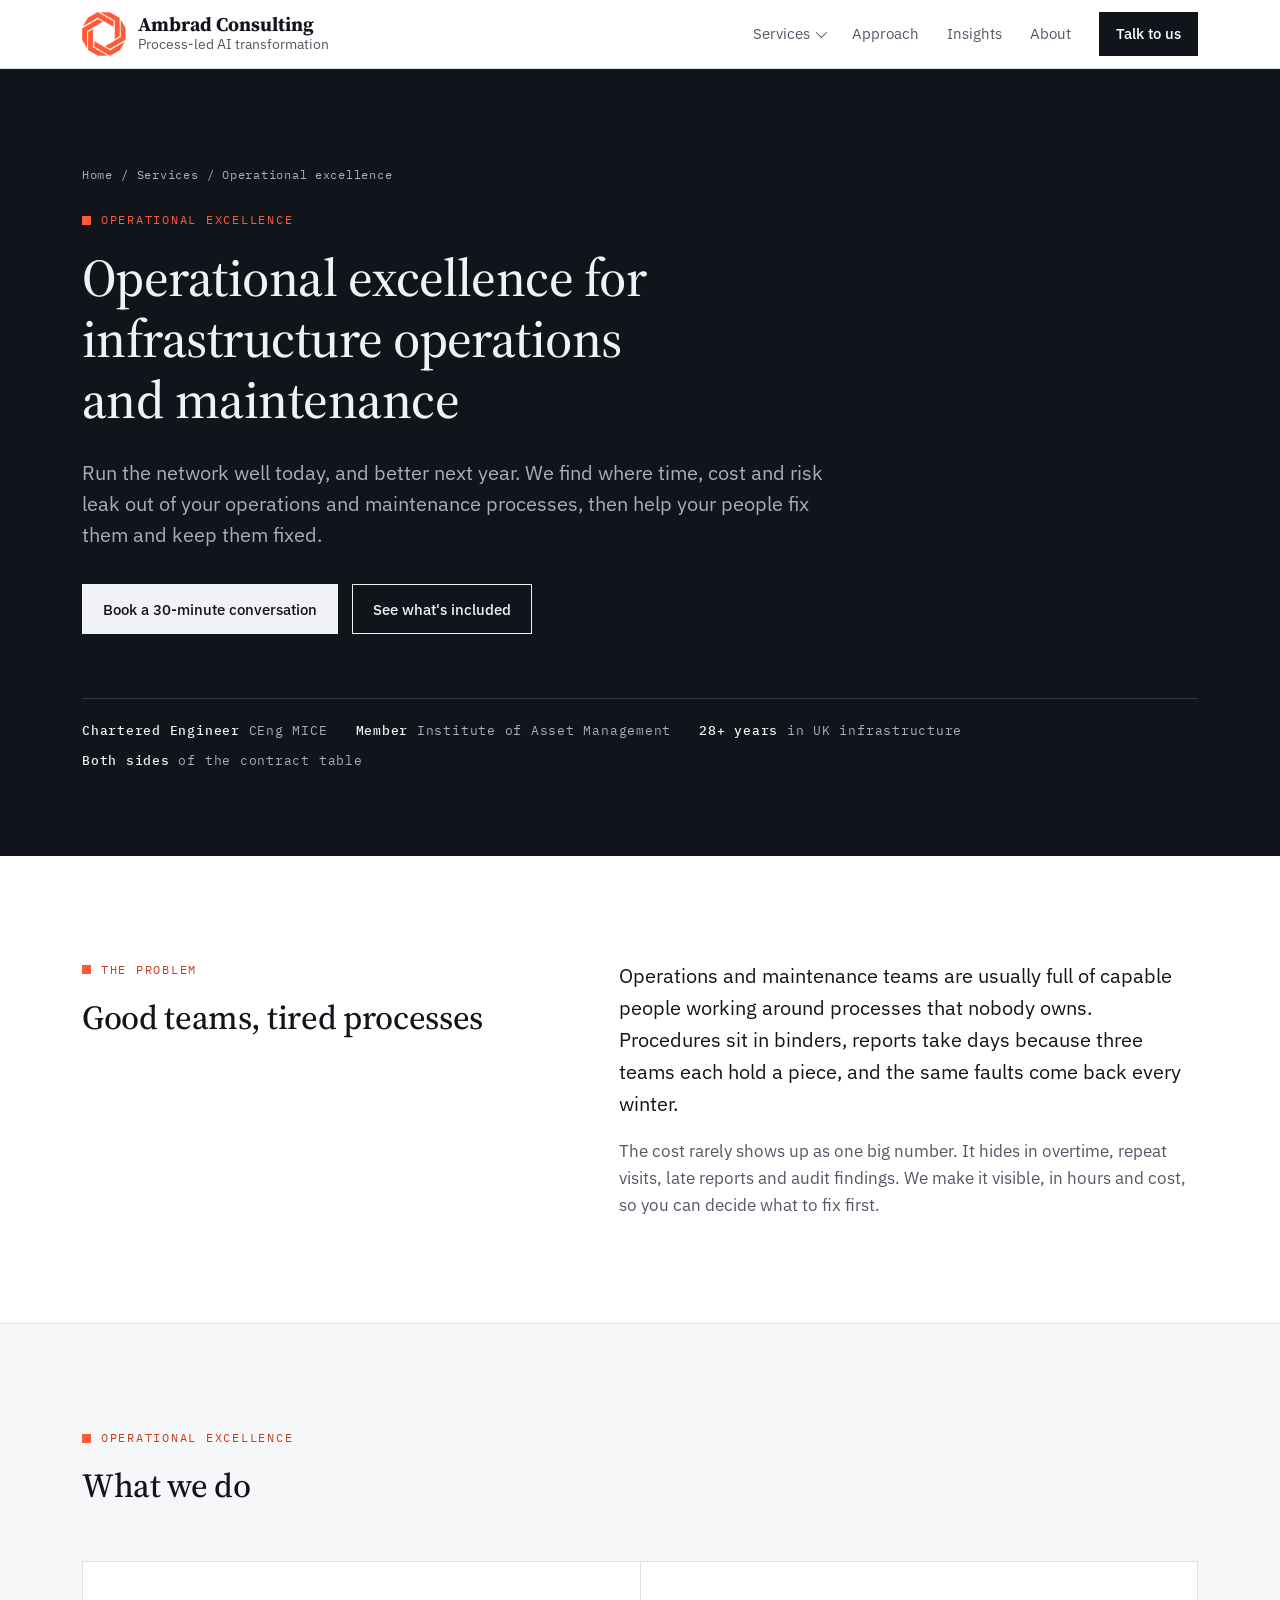
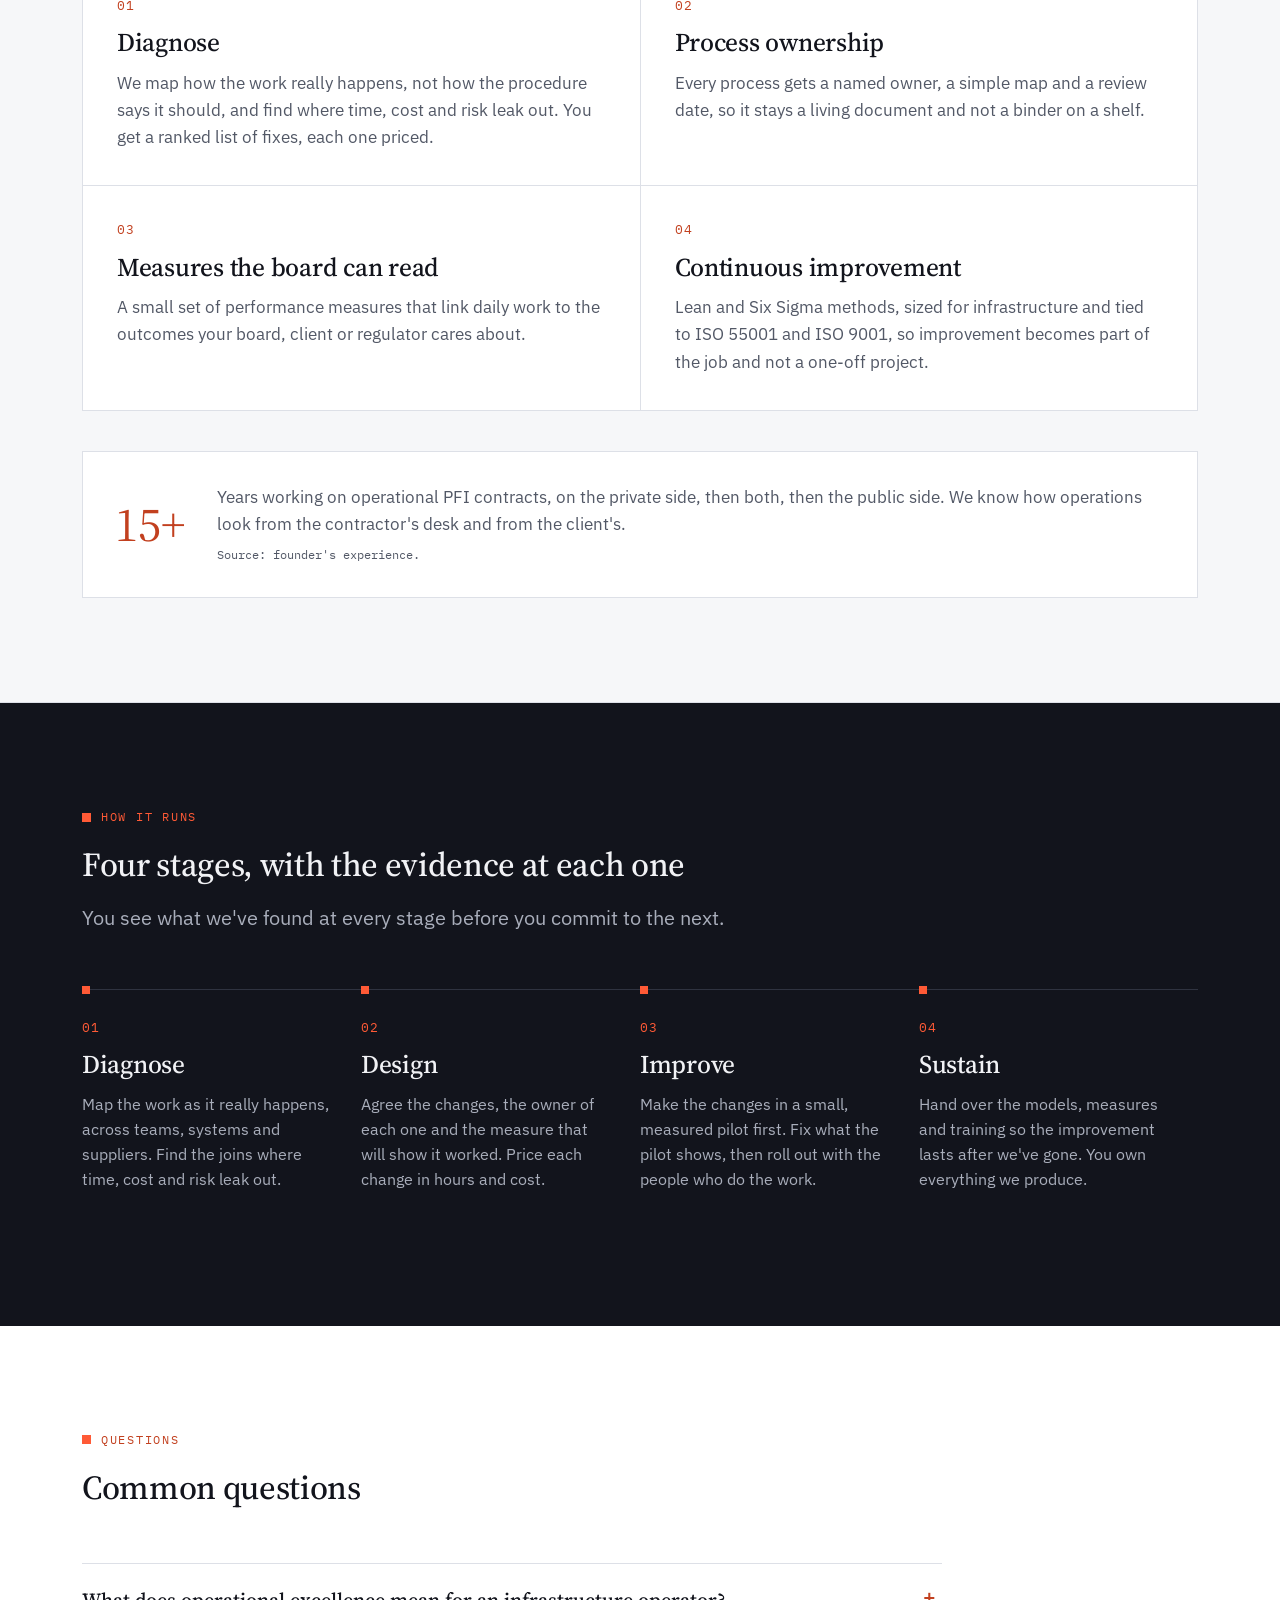
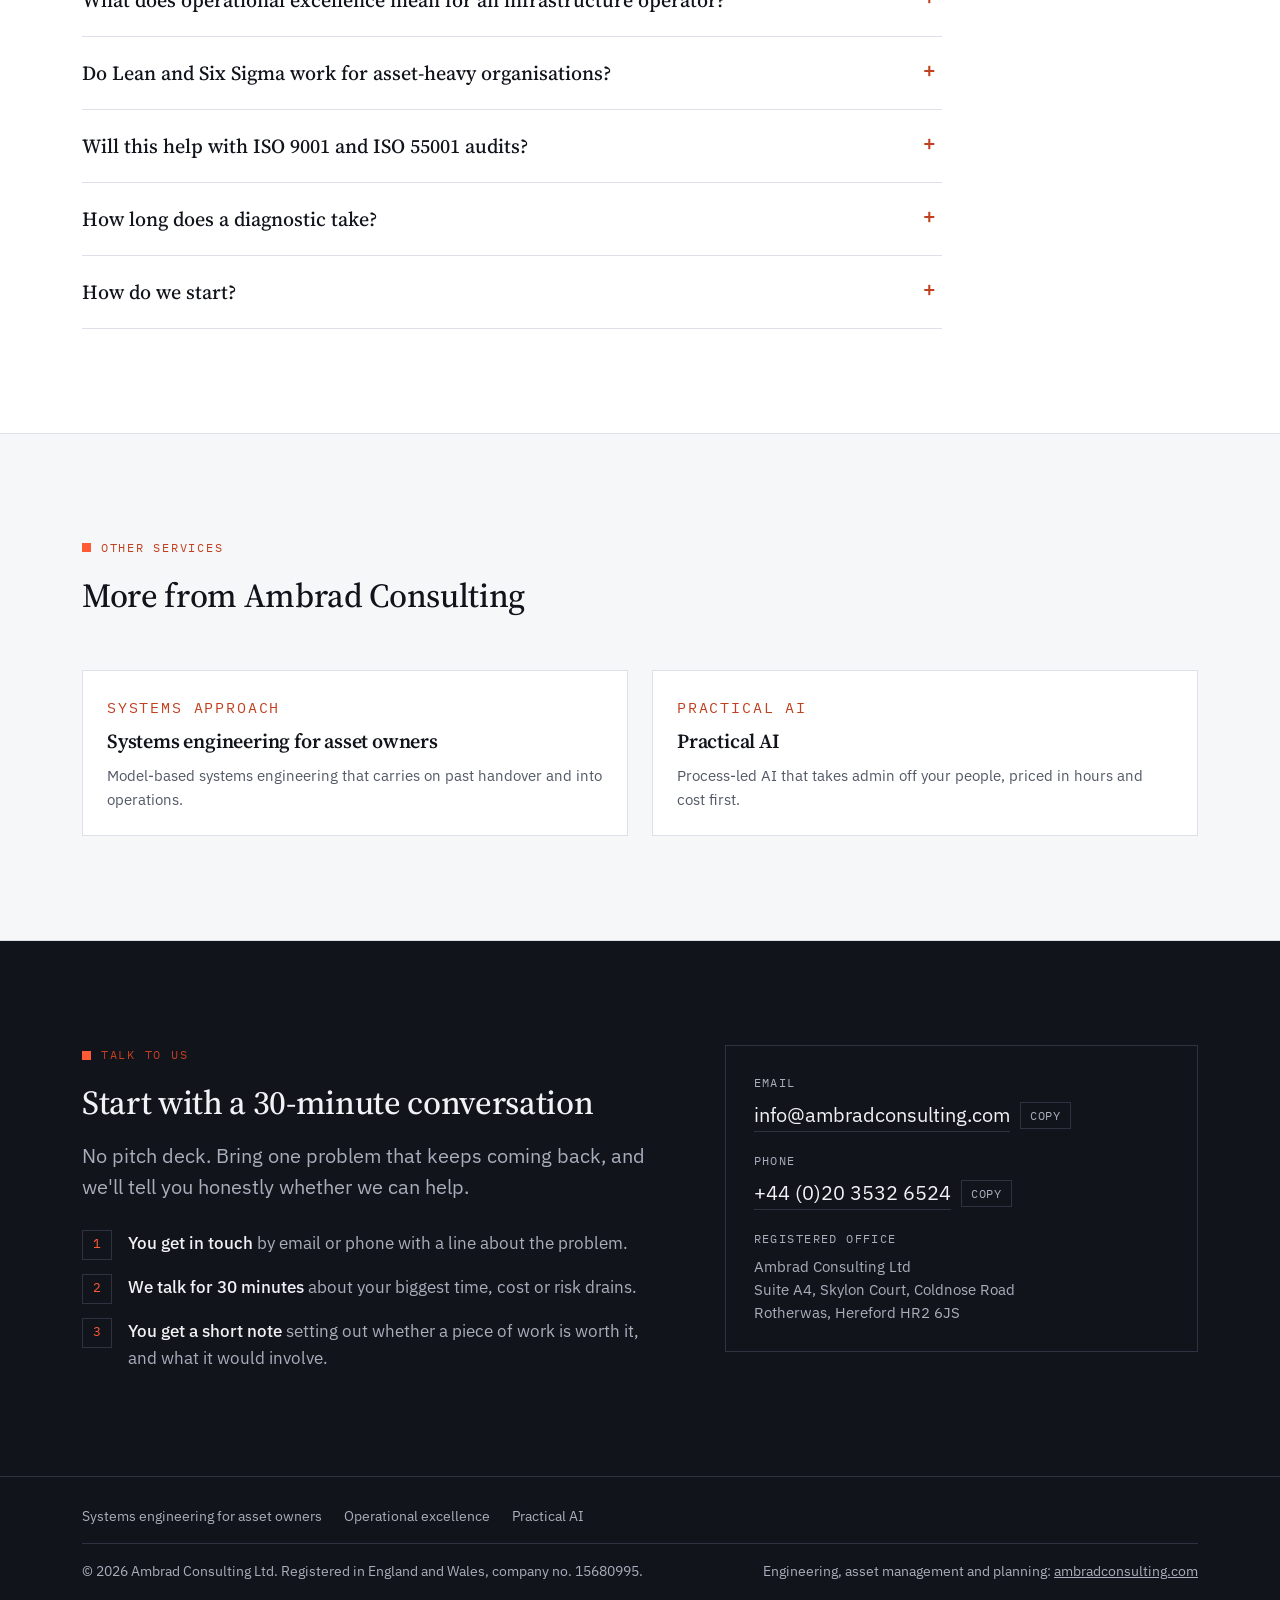
<file: operational-excellence.html>
<!doctype html>
<html lang="en-GB">
<head>
<meta charset="utf-8">
<meta name="viewport" content="width=device-width, initial-scale=1, viewport-fit=cover">
<title>Operational Excellence for Infrastructure Operations | Ambrad Consulting</title>
<meta name="description" content="Operational excellence consulting for infrastructure operations and maintenance. Find where time, cost and risk leak out, give every process an owner, and measure what improves.">
<link rel="canonical" href="https://www.ambradconsulting.uk/operational-excellence.html">
<meta property="og:type" content="website">
<meta property="og:site_name" content="Ambrad Consulting">
<meta property="og:title" content="Operational Excellence for Infrastructure Operations | Ambrad Consulting">
<meta property="og:description" content="Operational excellence consulting for infrastructure operations and maintenance. Find where time, cost and risk leak out, give every process an owner, and measure what improves.">
<meta property="og:url" content="https://www.ambradconsulting.uk/operational-excellence.html">
<meta property="og:locale" content="en_GB">
<meta name="theme-color" content="#12141C">
<link rel="icon" type="image/png" href="assets/favicon.png">
<link rel="apple-touch-icon" href="assets/ambrad-mark.png">
<link rel="preconnect" href="https://fonts.googleapis.com">
<link rel="preconnect" href="https://fonts.gstatic.com" crossorigin>
<link rel="stylesheet" href="https://fonts.googleapis.com/css2?family=IBM+Plex+Mono:wght@400;500&family=IBM+Plex+Sans:ital,wght@0,400;0,500;0,600;1,400&family=Source+Serif+4:opsz,wght@8..60,400;8..60,500;8..60,600;8..60,700&display=swap">
<link rel="stylesheet" href="assets/site.css">
<script type="application/ld+json">{"@context": "https://schema.org", "@graph": [{"@type": "Service", "@id": "https://www.ambradconsulting.uk/operational-excellence.html#service", "name": "Operational excellence", "serviceType": "Operational excellence consultancy", "description": "Operational excellence consulting for infrastructure operations and maintenance. Find where time, cost and risk leak out, give every process an owner, and measure what improves.", "url": "https://www.ambradconsulting.uk/operational-excellence.html", "areaServed": {"@type": "Country", "name": "United Kingdom"}, "provider": {"@type": "ProfessionalService", "@id": "https://www.ambradconsulting.uk/#org", "name": "Ambrad Consulting", "legalName": "Ambrad Consulting Ltd", "url": "https://www.ambradconsulting.uk/", "telephone": "+44 20 3532 6524", "email": "info@ambradconsulting.com"}}, {"@type": "WebPage", "@id": "https://www.ambradconsulting.uk/operational-excellence.html", "url": "https://www.ambradconsulting.uk/operational-excellence.html", "name": "Operational Excellence for Infrastructure Operations | Ambrad Consulting", "description": "Operational excellence consulting for infrastructure operations and maintenance. Find where time, cost and risk leak out, give every process an owner, and measure what improves.", "inLanguage": "en-GB", "isPartOf": {"@type": "WebSite", "url": "https://www.ambradconsulting.uk/", "name": "Ambrad Consulting"}, "about": {"@id": "https://www.ambradconsulting.uk/operational-excellence.html#service"}}, {"@type": "BreadcrumbList", "itemListElement": [{"@type": "ListItem", "position": 1, "name": "Home", "item": "https://www.ambradconsulting.uk/"}, {"@type": "ListItem", "position": 2, "name": "Services", "item": "https://www.ambradconsulting.uk/#services"}, {"@type": "ListItem", "position": 3, "name": "Operational excellence", "item": "https://www.ambradconsulting.uk/operational-excellence.html"}]}, {"@type": "FAQPage", "mainEntity": [{"@type": "Question", "name": "What does operational excellence mean for an infrastructure operator?", "acceptedAnswer": {"@type": "Answer", "text": "It means running and maintaining the network in a way that's safe, reliable and good value, and getting a little better every year. In practice that's clear processes, named owners, the right measures and a habit of fixing root causes instead of symptoms."}}, {"@type": "Question", "name": "Do Lean and Six Sigma work for asset-heavy organisations?", "acceptedAnswer": {"@type": "Answer", "text": "Yes, if they're sized properly. We use the parts that suit maintenance and operations work, such as process mapping, root cause analysis and simple measures, and leave out the heavy statistics unless the problem calls for them."}}, {"@type": "Question", "name": "Will this help with ISO 9001 and ISO 55001 audits?", "acceptedAnswer": {"@type": "Answer", "text": "It should. Owned processes and clear measures are exactly what auditors look for. We tie the work to your quality and asset management systems rather than building something separate."}}, {"@type": "Question", "name": "How long does a diagnostic take?", "acceptedAnswer": {"@type": "Answer", "text": "It depends on the size of the operation and how many teams are involved. We agree the scope and timescale after the first conversation, and you see the evidence before you commit to anything more."}}, {"@type": "Question", "name": "How do we start?", "acceptedAnswer": {"@type": "Answer", "text": "Book a 30-minute conversation and bring the process that causes you the most pain. We'll tell you whether it's worth a closer look."}}]}]}</script>
</head>
<body>
<header class="site-header">
  <div class="wrap">
    <a class="brand" href="index.html" aria-label="Ambrad Consulting, home"><img class="brand-mark" src="assets/ambrad-mark.png" width="40" height="40" alt=""><span><span class="brand-name">Ambrad Consulting</span><span class="brand-sub">Process-led AI transformation</span></span></a>
    
    <nav class="nav" aria-label="Main">
      <details class="dd"><summary>Services</summary><div class="dd-panel"><a href="systems-engineering.html">Systems engineering</a><a href="operational-excellence.html" aria-current="page">Operational excellence</a><a href="ai-consultancy.html">Practical AI</a></div></details>
      <a href="index.html#approach">Approach</a>
      <a href="index.html#insights">Insights</a>
      <a href="index.html#about">About</a>
      <a class="btn" href="#contact">Talk to us</a>
    </nav>
    <details class="menu">
      <summary>Menu</summary>
      <div class="menu-panel">
        <span class="menu-label">Services</span>
        <a class="sub" href="systems-engineering.html">Systems engineering</a><a class="sub" href="operational-excellence.html">Operational excellence</a><a class="sub" href="ai-consultancy.html">Practical AI</a>
        <a href="index.html#approach">Approach</a>
        <a href="index.html#insights">Insights</a>
        <a href="index.html#about">About</a>
        <a href="#contact">Talk to us</a>
      </div>
    </details>
  </div>
</header>

<main id="top">
  <section class="hero band page-hero" aria-labelledby="hero-title">
    <div class="wrap">
      <nav class="crumbs" aria-label="Breadcrumb"><a href="index.html">Home</a><span aria-hidden="true">/</span><a href="index.html#services">Services</a><span aria-hidden="true">/</span><span aria-current="page">Operational excellence</span></nav>
      <p class="eyebrow">Operational excellence</p>
      <h1 id="hero-title">Operational excellence for infrastructure operations and maintenance</h1>
      <p class="lede">Run the network well today, and better next year. We find where time, cost and risk leak out of your operations and maintenance processes, then help your people fix them and keep them fixed.</p>
      <div class="hero-actions">
        <a class="btn" href="#contact">Book a 30-minute conversation</a>
        <a class="btn ghost" href="#offer">See what's included</a>
      </div>
      <div class="hero-meta"><span><b>Chartered Engineer</b> CEng MICE</span><span><b>Member</b> Institute of Asset Management</span><span><b>28+ years</b> in UK infrastructure</span><span><b>Both sides</b> of the contract table</span></div>
    </div>
  </section>

  <section aria-labelledby="problem-title">
    <div class="wrap intro">
      <div>
        <p class="eyebrow">The problem</p>
        <h2 id="problem-title" style="margin-top:18px">Good teams, tired processes</h2>
      </div>
      <div class="intro-body"><p>Operations and maintenance teams are usually full of capable people working around processes that nobody owns. Procedures sit in binders, reports take days because three teams each hold a piece, and the same faults come back every winter.</p><p>The cost rarely shows up as one big number. It hides in overtime, repeat visits, late reports and audit findings. We make it visible, in hours and cost, so you can decide what to fix first.</p></div>
    </div>
  </section>

  <section class="services" id="offer" aria-labelledby="offer-title">
    <div class="wrap">
      <div class="section-head">
        <p class="eyebrow">Operational excellence</p>
        <h2 id="offer-title">What we do</h2>
      </div>
      <div class="offer-grid"><article class="offer"><p class="num">01</p><h3>Diagnose</h3><p>We map how the work really happens, not how the procedure says it should, and find where time, cost and risk leak out. You get a ranked list of fixes, each one priced.</p></article><article class="offer"><p class="num">02</p><h3>Process ownership</h3><p>Every process gets a named owner, a simple map and a review date, so it stays a living document and not a binder on a shelf.</p></article><article class="offer"><p class="num">03</p><h3>Measures the board can read</h3><p>A small set of performance measures that link daily work to the outcomes your board, client or regulator cares about.</p></article><article class="offer"><p class="num">04</p><h3>Continuous improvement</h3><p>Lean and Six Sigma methods, sized for infrastructure and tied to ISO 55001 and ISO 9001, so improvement becomes part of the job and not a one-off project.</p></article></div>
      <div class="callout"><p class="figure">15+</p><div><p>Years working on operational PFI contracts, on the private side, then both, then the public side. We know how operations look from the contractor&#x27;s desk and from the client&#x27;s.</p><p class="src">Source: founder&#x27;s experience.</p></div></div>
    </div>
  </section>

  <section class="method band" aria-labelledby="how-title">
    <div class="wrap">
      <div class="section-head">
        <p class="eyebrow">How it runs</p>
        <h2 id="how-title">Four stages, with the evidence at each one</h2>
        <p class="lede">You see what we've found at every stage before you commit to the next.</p>
      </div>
      <div class="stages"><div class="stage"><h3>Diagnose</h3><p>Map the work as it really happens, across teams, systems and suppliers. Find the joins where time, cost and risk leak out.</p></div><div class="stage"><h3>Design</h3><p>Agree the changes, the owner of each one and the measure that will show it worked. Price each change in hours and cost.</p></div><div class="stage"><h3>Improve</h3><p>Make the changes in a small, measured pilot first. Fix what the pilot shows, then roll out with the people who do the work.</p></div><div class="stage"><h3>Sustain</h3><p>Hand over the models, measures and training so the improvement lasts after we&#x27;ve gone. You own everything we produce.</p></div></div>
      
    </div>
  </section>

  <section aria-labelledby="faq-title">
    <div class="wrap">
      <div class="section-head">
        <p class="eyebrow">Questions</p>
        <h2 id="faq-title">Common questions</h2>
      </div>
      <div class="faq"><details><summary>What does operational excellence mean for an infrastructure operator?</summary><p>It means running and maintaining the network in a way that&#x27;s safe, reliable and good value, and getting a little better every year. In practice that&#x27;s clear processes, named owners, the right measures and a habit of fixing root causes instead of symptoms.</p></details><details><summary>Do Lean and Six Sigma work for asset-heavy organisations?</summary><p>Yes, if they&#x27;re sized properly. We use the parts that suit maintenance and operations work, such as process mapping, root cause analysis and simple measures, and leave out the heavy statistics unless the problem calls for them.</p></details><details><summary>Will this help with ISO 9001 and ISO 55001 audits?</summary><p>It should. Owned processes and clear measures are exactly what auditors look for. We tie the work to your quality and asset management systems rather than building something separate.</p></details><details><summary>How long does a diagnostic take?</summary><p>It depends on the size of the operation and how many teams are involved. We agree the scope and timescale after the first conversation, and you see the evidence before you commit to anything more.</p></details><details><summary>How do we start?</summary><p>Book a 30-minute conversation and bring the process that causes you the most pain. We&#x27;ll tell you whether it&#x27;s worth a closer look.</p></details></div>
    </div>
  </section>

  <section class="services" aria-labelledby="rel-title">
    <div class="wrap">
      <div class="section-head">
        <p class="eyebrow">Other services</p>
        <h2 id="rel-title">More from Ambrad Consulting</h2>
      </div>
      <div class="related"><a class="rel" href="systems-engineering.html"><p class="svc-tag">Systems approach</p><h3>Systems engineering for asset owners</h3><p>Model-based systems engineering that carries on past handover and into operations.</p></a><a class="rel" href="ai-consultancy.html"><p class="svc-tag">Practical AI</p><h3>Practical AI</h3><p>Process-led AI that takes admin off your people, priced in hours and cost first.</p></a></div>
    </div>
  </section>

  <section class="contact" id="contact" aria-labelledby="contact-title">
    <div class="wrap contact-grid">
      <div>
        <p class="eyebrow">Talk to us</p>
        <h2 id="contact-title" style="margin-top:18px">Start with a 30-minute conversation</h2>
        <p class="lede">No pitch deck. Bring one problem that keeps coming back, and we'll tell you honestly whether we can help.</p>
        <ol class="steps">
          <li><span><b>You get in touch</b> by email or phone with a line about the problem.</span></li>
          <li><span><b>We talk for 30 minutes</b> about your biggest time, cost or risk drains.</span></li>
          <li><span><b>You get a short note</b> setting out whether a piece of work is worth it, and what it would involve.</span></li>
        </ol>
      </div>
      <div class="contact-card">
        <div class="c-row">
          <span class="lbl">Email</span>
          <span class="c-val"><a href="mailto:info@ambradconsulting.com" id="c-email">info@ambradconsulting.com</a><button class="copy" type="button" data-copy="info@ambradconsulting.com">Copy</button></span>
        </div>
        <div class="c-row">
          <span class="lbl">Phone</span>
          <span class="c-val"><a href="tel:+442035326524" id="c-phone">+44 (0)20 3532 6524</a><button class="copy" type="button" data-copy="+44 20 3532 6524">Copy</button></span>
        </div>
        <div class="c-row">
          <span class="lbl">Registered office</span>
          <p class="addr">Ambrad Consulting Ltd<br>Suite A4, Skylon Court, Coldnose Road<br>Rotherwas, Hereford HR2 6JS</p>
        </div>
      </div>
    </div>
  </section>
</main>

<footer class="site-footer">
  <div class="wrap">
    <nav class="foot-nav" aria-label="Services"><a href="systems-engineering.html">Systems engineering for asset owners</a><a href="operational-excellence.html">Operational excellence</a><a href="ai-consultancy.html">Practical AI</a></nav>
    <span>© <span id="yr">2026</span> Ambrad Consulting Ltd. Registered in England and Wales, company no. 15680995.</span>
    <span>Engineering, asset management and planning: <a href="https://www.ambradconsulting.com/">ambradconsulting.com</a></span>
  </div>
</footer>

<script>
(function(){
  var y=document.getElementById('yr'); if(y){y.textContent=new Date().getFullYear();}
  document.querySelectorAll('.copy').forEach(function(b){
    b.addEventListener('click',function(){
      var t=b.getAttribute('data-copy'), done=function(){b.textContent='Copied';setTimeout(function(){b.textContent='Copy';},1600);};
      try{ navigator.clipboard.writeText(t).then(done,function(){sel(b);}); }catch(e){ sel(b); }
    });
  });
  function sel(b){var a=b.previousElementSibling;if(!a)return;var r=document.createRange();r.selectNodeContents(a);var s=window.getSelection();s.removeAllRanges();s.addRange(r);b.textContent='Selected';}
  document.querySelectorAll('.menu-panel a').forEach(function(a){a.addEventListener('click',function(){var d=a.closest('details');if(d)d.open=false;});});

  document.querySelectorAll('.dd').forEach(function(d){
    document.addEventListener('click',function(e){ if(d.open && !d.contains(e.target)) d.open=false; });
    document.addEventListener('keydown',function(e){ if(e.key==='Escape' && d.open){ d.open=false; d.querySelector('summary').focus(); } });
  });
})();
</script>
</body>
</html>
</file>
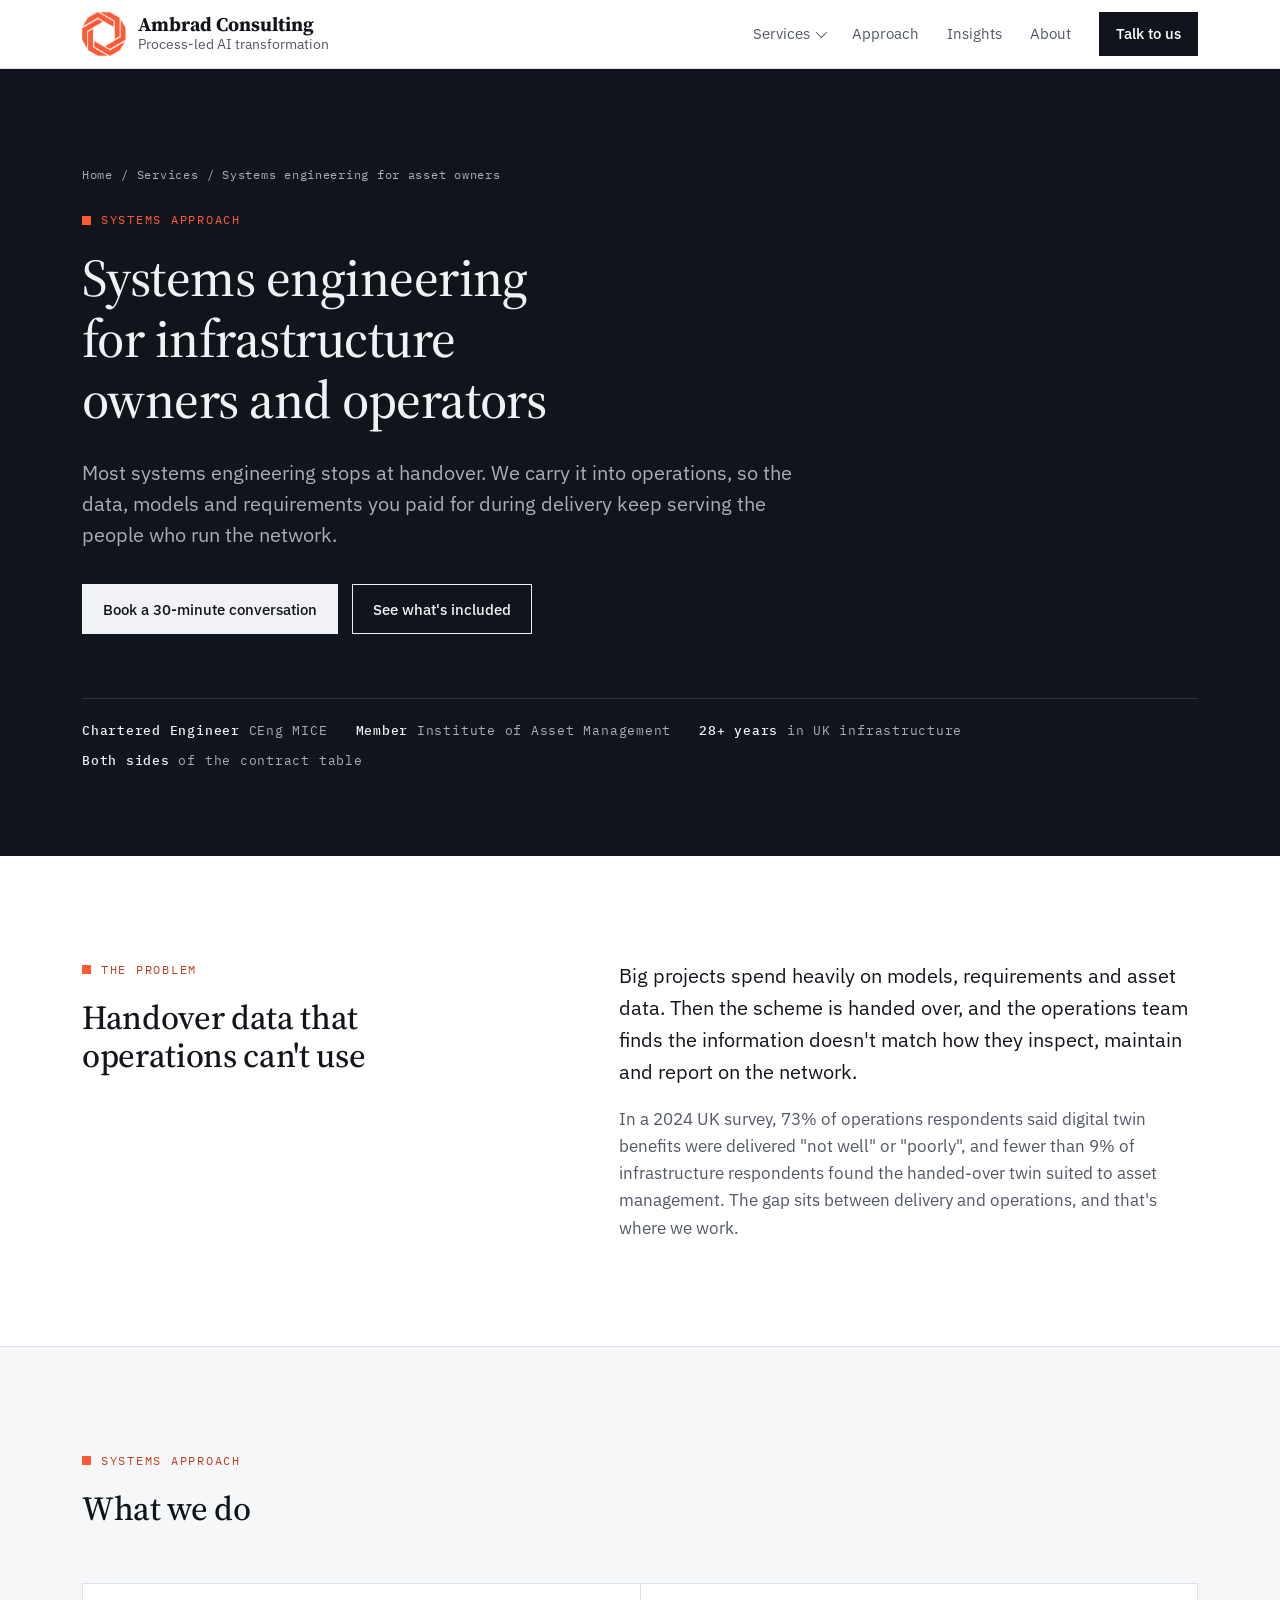
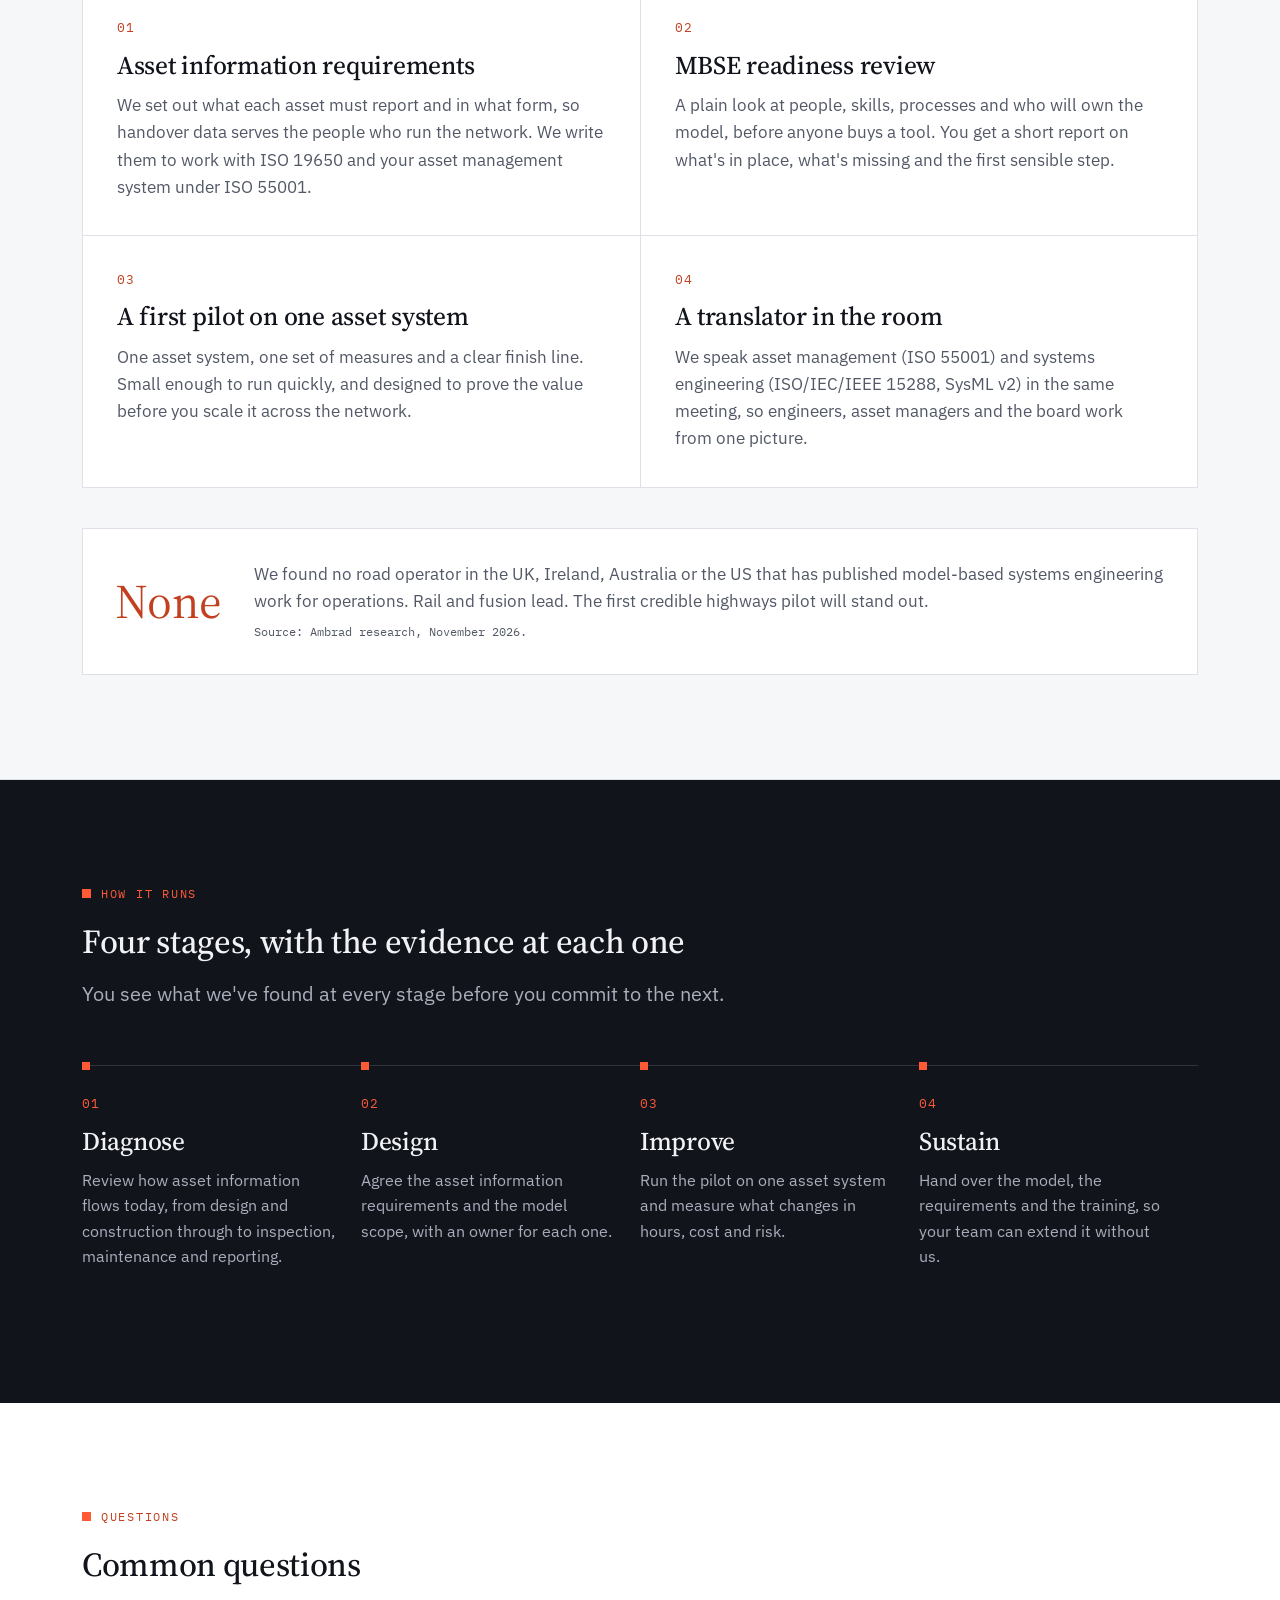
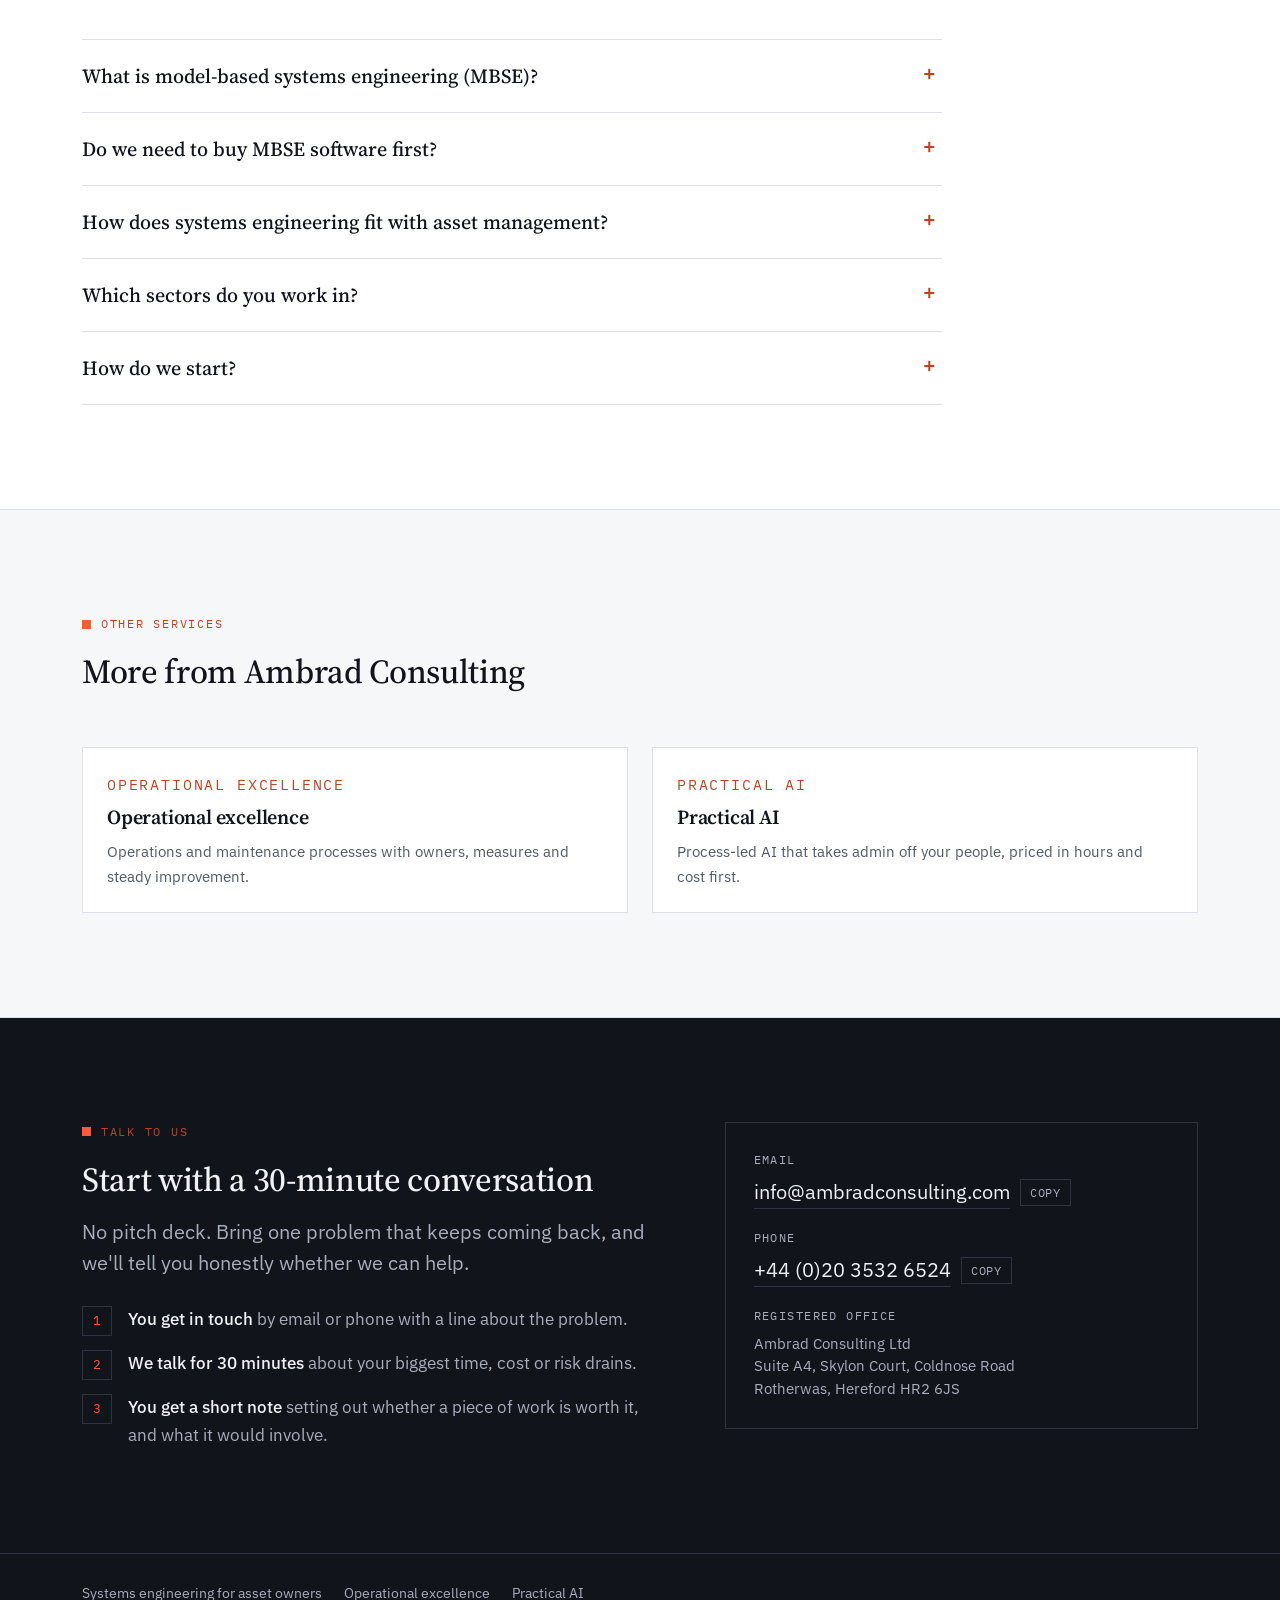
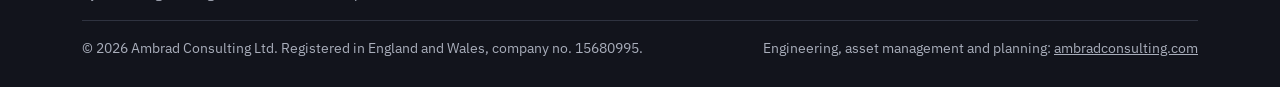
<file: systems-engineering.html>
<!doctype html>
<html lang="en-GB">
<head>
<meta charset="utf-8">
<meta name="viewport" content="width=device-width, initial-scale=1, viewport-fit=cover">
<title>Systems Engineering for Infrastructure Asset Owners | Ambrad Consulting</title>
<meta name="description" content="Model-based systems engineering (MBSE) for infrastructure owners and operators: asset information requirements, readiness reviews and a measured first pilot, from a Chartered Engineer.">
<link rel="canonical" href="https://www.ambradconsulting.uk/systems-engineering.html">
<meta property="og:type" content="website">
<meta property="og:site_name" content="Ambrad Consulting">
<meta property="og:title" content="Systems Engineering for Infrastructure Asset Owners | Ambrad Consulting">
<meta property="og:description" content="Model-based systems engineering (MBSE) for infrastructure owners and operators: asset information requirements, readiness reviews and a measured first pilot, from a Chartered Engineer.">
<meta property="og:url" content="https://www.ambradconsulting.uk/systems-engineering.html">
<meta property="og:locale" content="en_GB">
<meta name="theme-color" content="#12141C">
<link rel="icon" type="image/png" href="assets/favicon.png">
<link rel="apple-touch-icon" href="assets/ambrad-mark.png">
<link rel="preconnect" href="https://fonts.googleapis.com">
<link rel="preconnect" href="https://fonts.gstatic.com" crossorigin>
<link rel="stylesheet" href="https://fonts.googleapis.com/css2?family=IBM+Plex+Mono:wght@400;500&family=IBM+Plex+Sans:ital,wght@0,400;0,500;0,600;1,400&family=Source+Serif+4:opsz,wght@8..60,400;8..60,500;8..60,600;8..60,700&display=swap">
<link rel="stylesheet" href="assets/site.css">
<script type="application/ld+json">{"@context": "https://schema.org", "@graph": [{"@type": "Service", "@id": "https://www.ambradconsulting.uk/systems-engineering.html#service", "name": "Systems engineering for asset owners", "serviceType": "Systems engineering consultancy", "description": "Model-based systems engineering (MBSE) for infrastructure owners and operators: asset information requirements, readiness reviews and a measured first pilot, from a Chartered Engineer.", "url": "https://www.ambradconsulting.uk/systems-engineering.html", "areaServed": {"@type": "Country", "name": "United Kingdom"}, "provider": {"@type": "ProfessionalService", "@id": "https://www.ambradconsulting.uk/#org", "name": "Ambrad Consulting", "legalName": "Ambrad Consulting Ltd", "url": "https://www.ambradconsulting.uk/", "telephone": "+44 20 3532 6524", "email": "info@ambradconsulting.com"}}, {"@type": "WebPage", "@id": "https://www.ambradconsulting.uk/systems-engineering.html", "url": "https://www.ambradconsulting.uk/systems-engineering.html", "name": "Systems Engineering for Infrastructure Asset Owners | Ambrad Consulting", "description": "Model-based systems engineering (MBSE) for infrastructure owners and operators: asset information requirements, readiness reviews and a measured first pilot, from a Chartered Engineer.", "inLanguage": "en-GB", "isPartOf": {"@type": "WebSite", "url": "https://www.ambradconsulting.uk/", "name": "Ambrad Consulting"}, "about": {"@id": "https://www.ambradconsulting.uk/systems-engineering.html#service"}}, {"@type": "BreadcrumbList", "itemListElement": [{"@type": "ListItem", "position": 1, "name": "Home", "item": "https://www.ambradconsulting.uk/"}, {"@type": "ListItem", "position": 2, "name": "Services", "item": "https://www.ambradconsulting.uk/#services"}, {"@type": "ListItem", "position": 3, "name": "Systems engineering for asset owners", "item": "https://www.ambradconsulting.uk/systems-engineering.html"}]}, {"@type": "FAQPage", "mainEntity": [{"@type": "Question", "name": "What is model-based systems engineering (MBSE)?", "acceptedAnswer": {"@type": "Answer", "text": "MBSE describes a system with one connected model instead of a pile of separate documents. Requirements, functions, interfaces and assets all link together, so a change in one place shows its effect everywhere else. SysML v2 is the current modelling language for it."}}, {"@type": "Question", "name": "Do we need to buy MBSE software first?", "acceptedAnswer": {"@type": "Answer", "text": "No. Most failed MBSE programmes started with a tool. Our readiness review looks at people, skills and model ownership first, and only then at which tool fits."}}, {"@type": "Question", "name": "How does systems engineering fit with asset management?", "acceptedAnswer": {"@type": "Answer", "text": "ISO/IEC/IEEE 15288 describes how a system is engineered across its life, and ISO 55001 describes how assets are managed for value. They cover the same assets from two angles. We help the two teams use one set of information instead of two."}}, {"@type": "Question", "name": "Which sectors do you work in?", "acceptedAnswer": {"@type": "Answer", "text": "Highways and transport, rail, aviation, water and energy, and nuclear and major programmes. The common thread is owners and operators running complex networks of assets."}}, {"@type": "Question", "name": "How do we start?", "acceptedAnswer": {"@type": "Answer", "text": "Book a 30-minute conversation. Bring one problem with your asset information, and we'll tell you honestly whether a review or a pilot is worth it."}}]}]}</script>
</head>
<body>
<header class="site-header">
  <div class="wrap">
    <a class="brand" href="index.html" aria-label="Ambrad Consulting, home"><img class="brand-mark" src="assets/ambrad-mark.png" width="40" height="40" alt=""><span><span class="brand-name">Ambrad Consulting</span><span class="brand-sub">Process-led AI transformation</span></span></a>
    
    <nav class="nav" aria-label="Main">
      <details class="dd"><summary>Services</summary><div class="dd-panel"><a href="systems-engineering.html" aria-current="page">Systems engineering</a><a href="operational-excellence.html">Operational excellence</a><a href="ai-consultancy.html">Practical AI</a></div></details>
      <a href="index.html#approach">Approach</a>
      <a href="index.html#insights">Insights</a>
      <a href="index.html#about">About</a>
      <a class="btn" href="#contact">Talk to us</a>
    </nav>
    <details class="menu">
      <summary>Menu</summary>
      <div class="menu-panel">
        <span class="menu-label">Services</span>
        <a class="sub" href="systems-engineering.html">Systems engineering</a><a class="sub" href="operational-excellence.html">Operational excellence</a><a class="sub" href="ai-consultancy.html">Practical AI</a>
        <a href="index.html#approach">Approach</a>
        <a href="index.html#insights">Insights</a>
        <a href="index.html#about">About</a>
        <a href="#contact">Talk to us</a>
      </div>
    </details>
  </div>
</header>

<main id="top">
  <section class="hero band page-hero" aria-labelledby="hero-title">
    <div class="wrap">
      <nav class="crumbs" aria-label="Breadcrumb"><a href="index.html">Home</a><span aria-hidden="true">/</span><a href="index.html#services">Services</a><span aria-hidden="true">/</span><span aria-current="page">Systems engineering for asset owners</span></nav>
      <p class="eyebrow">Systems approach</p>
      <h1 id="hero-title">Systems engineering for infrastructure owners and operators</h1>
      <p class="lede">Most systems engineering stops at handover. We carry it into operations, so the data, models and requirements you paid for during delivery keep serving the people who run the network.</p>
      <div class="hero-actions">
        <a class="btn" href="#contact">Book a 30-minute conversation</a>
        <a class="btn ghost" href="#offer">See what's included</a>
      </div>
      <div class="hero-meta"><span><b>Chartered Engineer</b> CEng MICE</span><span><b>Member</b> Institute of Asset Management</span><span><b>28+ years</b> in UK infrastructure</span><span><b>Both sides</b> of the contract table</span></div>
    </div>
  </section>

  <section aria-labelledby="problem-title">
    <div class="wrap intro">
      <div>
        <p class="eyebrow">The problem</p>
        <h2 id="problem-title" style="margin-top:18px">Handover data that operations can&#x27;t use</h2>
      </div>
      <div class="intro-body"><p>Big projects spend heavily on models, requirements and asset data. Then the scheme is handed over, and the operations team finds the information doesn&#x27;t match how they inspect, maintain and report on the network.</p><p>In a 2024 UK survey, 73% of operations respondents said digital twin benefits were delivered &quot;not well&quot; or &quot;poorly&quot;, and fewer than 9% of infrastructure respondents found the handed-over twin suited to asset management. The gap sits between delivery and operations, and that&#x27;s where we work.</p></div>
    </div>
  </section>

  <section class="services" id="offer" aria-labelledby="offer-title">
    <div class="wrap">
      <div class="section-head">
        <p class="eyebrow">Systems approach</p>
        <h2 id="offer-title">What we do</h2>
      </div>
      <div class="offer-grid"><article class="offer"><p class="num">01</p><h3>Asset information requirements</h3><p>We set out what each asset must report and in what form, so handover data serves the people who run the network. We write them to work with ISO 19650 and your asset management system under ISO 55001.</p></article><article class="offer"><p class="num">02</p><h3>MBSE readiness review</h3><p>A plain look at people, skills, processes and who will own the model, before anyone buys a tool. You get a short report on what&#x27;s in place, what&#x27;s missing and the first sensible step.</p></article><article class="offer"><p class="num">03</p><h3>A first pilot on one asset system</h3><p>One asset system, one set of measures and a clear finish line. Small enough to run quickly, and designed to prove the value before you scale it across the network.</p></article><article class="offer"><p class="num">04</p><h3>A translator in the room</h3><p>We speak asset management (ISO 55001) and systems engineering (ISO/IEC/IEEE 15288, SysML v2) in the same meeting, so engineers, asset managers and the board work from one picture.</p></article></div>
      <div class="callout"><p class="figure">None</p><div><p>We found no road operator in the UK, Ireland, Australia or the US that has published model-based systems engineering work for operations. Rail and fusion lead. The first credible highways pilot will stand out.</p><p class="src">Source: Ambrad research, November 2026.</p></div></div>
    </div>
  </section>

  <section class="method band" aria-labelledby="how-title">
    <div class="wrap">
      <div class="section-head">
        <p class="eyebrow">How it runs</p>
        <h2 id="how-title">Four stages, with the evidence at each one</h2>
        <p class="lede">You see what we've found at every stage before you commit to the next.</p>
      </div>
      <div class="stages"><div class="stage"><h3>Diagnose</h3><p>Review how asset information flows today, from design and construction through to inspection, maintenance and reporting.</p></div><div class="stage"><h3>Design</h3><p>Agree the asset information requirements and the model scope, with an owner for each one.</p></div><div class="stage"><h3>Improve</h3><p>Run the pilot on one asset system and measure what changes in hours, cost and risk.</p></div><div class="stage"><h3>Sustain</h3><p>Hand over the model, the requirements and the training, so your team can extend it without us.</p></div></div>
      
    </div>
  </section>

  <section aria-labelledby="faq-title">
    <div class="wrap">
      <div class="section-head">
        <p class="eyebrow">Questions</p>
        <h2 id="faq-title">Common questions</h2>
      </div>
      <div class="faq"><details><summary>What is model-based systems engineering (MBSE)?</summary><p>MBSE describes a system with one connected model instead of a pile of separate documents. Requirements, functions, interfaces and assets all link together, so a change in one place shows its effect everywhere else. SysML v2 is the current modelling language for it.</p></details><details><summary>Do we need to buy MBSE software first?</summary><p>No. Most failed MBSE programmes started with a tool. Our readiness review looks at people, skills and model ownership first, and only then at which tool fits.</p></details><details><summary>How does systems engineering fit with asset management?</summary><p>ISO/IEC/IEEE 15288 describes how a system is engineered across its life, and ISO 55001 describes how assets are managed for value. They cover the same assets from two angles. We help the two teams use one set of information instead of two.</p></details><details><summary>Which sectors do you work in?</summary><p>Highways and transport, rail, aviation, water and energy, and nuclear and major programmes. The common thread is owners and operators running complex networks of assets.</p></details><details><summary>How do we start?</summary><p>Book a 30-minute conversation. Bring one problem with your asset information, and we&#x27;ll tell you honestly whether a review or a pilot is worth it.</p></details></div>
    </div>
  </section>

  <section class="services" aria-labelledby="rel-title">
    <div class="wrap">
      <div class="section-head">
        <p class="eyebrow">Other services</p>
        <h2 id="rel-title">More from Ambrad Consulting</h2>
      </div>
      <div class="related"><a class="rel" href="operational-excellence.html"><p class="svc-tag">Operational excellence</p><h3>Operational excellence</h3><p>Operations and maintenance processes with owners, measures and steady improvement.</p></a><a class="rel" href="ai-consultancy.html"><p class="svc-tag">Practical AI</p><h3>Practical AI</h3><p>Process-led AI that takes admin off your people, priced in hours and cost first.</p></a></div>
    </div>
  </section>

  <section class="contact" id="contact" aria-labelledby="contact-title">
    <div class="wrap contact-grid">
      <div>
        <p class="eyebrow">Talk to us</p>
        <h2 id="contact-title" style="margin-top:18px">Start with a 30-minute conversation</h2>
        <p class="lede">No pitch deck. Bring one problem that keeps coming back, and we'll tell you honestly whether we can help.</p>
        <ol class="steps">
          <li><span><b>You get in touch</b> by email or phone with a line about the problem.</span></li>
          <li><span><b>We talk for 30 minutes</b> about your biggest time, cost or risk drains.</span></li>
          <li><span><b>You get a short note</b> setting out whether a piece of work is worth it, and what it would involve.</span></li>
        </ol>
      </div>
      <div class="contact-card">
        <div class="c-row">
          <span class="lbl">Email</span>
          <span class="c-val"><a href="mailto:info@ambradconsulting.com" id="c-email">info@ambradconsulting.com</a><button class="copy" type="button" data-copy="info@ambradconsulting.com">Copy</button></span>
        </div>
        <div class="c-row">
          <span class="lbl">Phone</span>
          <span class="c-val"><a href="tel:+442035326524" id="c-phone">+44 (0)20 3532 6524</a><button class="copy" type="button" data-copy="+44 20 3532 6524">Copy</button></span>
        </div>
        <div class="c-row">
          <span class="lbl">Registered office</span>
          <p class="addr">Ambrad Consulting Ltd<br>Suite A4, Skylon Court, Coldnose Road<br>Rotherwas, Hereford HR2 6JS</p>
        </div>
      </div>
    </div>
  </section>
</main>

<footer class="site-footer">
  <div class="wrap">
    <nav class="foot-nav" aria-label="Services"><a href="systems-engineering.html">Systems engineering for asset owners</a><a href="operational-excellence.html">Operational excellence</a><a href="ai-consultancy.html">Practical AI</a></nav>
    <span>© <span id="yr">2026</span> Ambrad Consulting Ltd. Registered in England and Wales, company no. 15680995.</span>
    <span>Engineering, asset management and planning: <a href="https://www.ambradconsulting.com/">ambradconsulting.com</a></span>
  </div>
</footer>

<script>
(function(){
  var y=document.getElementById('yr'); if(y){y.textContent=new Date().getFullYear();}
  document.querySelectorAll('.copy').forEach(function(b){
    b.addEventListener('click',function(){
      var t=b.getAttribute('data-copy'), done=function(){b.textContent='Copied';setTimeout(function(){b.textContent='Copy';},1600);};
      try{ navigator.clipboard.writeText(t).then(done,function(){sel(b);}); }catch(e){ sel(b); }
    });
  });
  function sel(b){var a=b.previousElementSibling;if(!a)return;var r=document.createRange();r.selectNodeContents(a);var s=window.getSelection();s.removeAllRanges();s.addRange(r);b.textContent='Selected';}
  document.querySelectorAll('.menu-panel a').forEach(function(a){a.addEventListener('click',function(){var d=a.closest('details');if(d)d.open=false;});});

  document.querySelectorAll('.dd').forEach(function(d){
    document.addEventListener('click',function(e){ if(d.open && !d.contains(e.target)) d.open=false; });
    document.addEventListener('keydown',function(e){ if(e.key==='Escape' && d.open){ d.open=false; d.querySelector('summary').focus(); } });
  });
})();
</script>
</body>
</html>
</file>
<file: assets/site.css>
:root{padding-top:env(safe-area-inset-top,0px);padding-bottom:env(safe-area-inset-bottom,0px)}body{margin:0}img{max-width:100%}[hidden]{display:none!important}
/* Layout: left-aligned consultancy grid. Light reading surfaces, ink bands for the thesis and the method, coral only on the connections. */
:root{
  --ink:#12141C;        /* brand ink, from the Ambrad graphic design work */
  --graphite:#2A2E3A;
  --steel:#5C6272;
  --mist:#F1F2F5;
  --line:#DDE0E7;
  --coral:#FF5A36;      /* brand accent: used for connections only */
  --coral-text:#C2401F; /* coral dark enough for small text on light */
  --bg:#FFFFFF;
  --surface:#F6F7F9;
  --fg:#12141C;
  --muted:#525866;
  --band:#12141C;       /* dark bands stay dark in both themes */
  --band-fg:#F1F2F5;
  --band-muted:#A9AEBB;
  --band-line:#2F3340;
  --font-display:"Source Serif 4", "Iowan Old Style", Georgia, "Times New Roman", serif;
  --font-body:"IBM Plex Sans", "Segoe UI", Roboto, Helvetica, Arial, sans-serif;
  --font-mono:"IBM Plex Mono", ui-monospace, "SFMono-Regular", Menlo, Consolas, monospace;
  --step--1:0.875rem; --step-0:1.0625rem; --step-1:1.25rem; --step-2:1.6rem; --step-3:2.1rem; --step-4:clamp(2.3rem, 5vw, 3.6rem);
  --wrap:1180px;
}
@media (prefers-color-scheme: dark){
  :root:not([data-theme="light"]){
    --bg:#15171E; --surface:#1C1F28; --fg:#EEF0F4; --muted:#A9AEBB; --line:#2F3340;
    --coral-text:#FF7A5C; --mist:#1C1F28;
    --band:#0D0F14; --band-fg:#EEF0F4; --band-muted:#A9AEBB; --band-line:#2A2E3A;
    color-scheme:dark;
  }
}
:root[data-theme="dark"]{
  --bg:#15171E; --surface:#1C1F28; --fg:#EEF0F4; --muted:#A9AEBB; --line:#2F3340;
  --coral-text:#FF7A5C; --mist:#1C1F28;
  --band:#0D0F14; --band-fg:#EEF0F4; --band-muted:#A9AEBB; --band-line:#2A2E3A;
  color-scheme:dark;
}
*{box-sizing:border-box}
html{scroll-behavior:smooth;scroll-padding-top:84px}
@media (prefers-reduced-motion: reduce){html{scroll-behavior:auto}}
body{background:var(--bg);color:var(--fg);font-family:var(--font-body);font-size:var(--step-0);line-height:1.6;-webkit-font-smoothing:antialiased}
body::before{content:"";position:fixed;inset:0 0 auto;height:env(safe-area-inset-top,0px);z-index:30;background:var(--bg)}
a{color:inherit}
a:focus-visible,button:focus-visible,summary:focus-visible{outline:2px solid var(--coral);outline-offset:3px;border-radius:2px}
h1,h2,h3{font-family:var(--font-display);font-weight:500;line-height:1.15;text-wrap:balance;margin:0;letter-spacing:-0.01em}
p{margin:0}
.wrap{max-width:var(--wrap);margin:0 auto;padding-left:max(16px, env(safe-area-inset-left,0px));padding-right:max(16px, env(safe-area-inset-right,0px))}
@media (min-width:720px){.wrap{padding-left:max(32px, env(safe-area-inset-left,0px));padding-right:max(32px, env(safe-area-inset-right,0px))}}
.eyebrow{font-family:var(--font-mono);font-size:0.78rem;letter-spacing:0.14em;text-transform:uppercase;color:var(--coral-text);display:flex;align-items:center;gap:10px}
.eyebrow::before{content:"";width:9px;height:9px;background:var(--coral);flex:none}
.band .eyebrow{color:var(--coral)}
.lede{font-size:var(--step-1);color:var(--muted);max-width:62ch;line-height:1.55}
section{padding-block:clamp(56px, 9vw, 104px)}
.section-head{display:grid;gap:18px;max-width:780px;margin-bottom:clamp(32px,5vw,56px)}
.section-head h2{font-size:var(--step-3)}

/* Header */
.site-header{position:sticky;top:env(safe-area-inset-top,0px);z-index:20;background:var(--bg);border-bottom:1px solid var(--line)}
.site-header .wrap{display:flex;align-items:center;justify-content:space-between;gap:20px;min-height:68px}
.brand{display:flex;align-items:center;gap:12px;text-decoration:none}
.brand svg,.brand-mark{flex:none}
.brand-mark{width:40px;height:40px;display:block}
.brand-name{display:block;font-family:var(--font-display);font-weight:700;letter-spacing:0;font-size:1.22rem;line-height:1.15;color:var(--fg)}
.brand-sub{display:block;font-family:var(--font-body);font-size:0.86rem;letter-spacing:0;color:var(--muted);font-weight:400;line-height:1.3}
.brand-mark{width:44px;height:44px}
@media (max-width:380px){.brand-name{font-size:1.05rem}.brand-sub{font-size:0.78rem}.brand-mark{width:38px;height:38px}}
.nav{display:flex;align-items:center;gap:28px}
.nav a{text-decoration:none;font-size:0.94rem;color:var(--muted)}
.nav a:hover{color:var(--fg)}
.btn{display:inline-flex;align-items:center;gap:10px;padding:12px 20px;font-family:var(--font-body);font-weight:500;font-size:0.95rem;text-decoration:none;border:1px solid var(--fg);background:var(--fg);color:var(--bg);cursor:pointer;transition:background .2s,color .2s}
.btn:hover{background:transparent;color:var(--fg)}
.btn.ghost{background:transparent;color:var(--fg)}
.btn.ghost:hover{background:var(--fg);color:var(--bg)}
.band .btn{border-color:var(--band-fg);background:var(--band-fg);color:var(--band)}
.band .btn:hover{background:transparent;color:var(--band-fg)}
.band .btn.ghost{background:transparent;color:var(--band-fg)}
.band .btn.ghost:hover{background:var(--band-fg);color:var(--band)}
.nav .btn{color:var(--bg);padding:9px 16px}
.nav .btn:hover{color:var(--fg)}
.menu{display:none;position:relative}
.menu summary{list-style:none;cursor:pointer;font-size:0.94rem;padding:8px 12px;border:1px solid var(--line)}
.menu summary::-webkit-details-marker{display:none}
.menu-panel{position:absolute;right:0;top:calc(100% + 8px);background:var(--bg);border:1px solid var(--line);display:grid;min-width:200px;padding:8px}
.menu-panel a{padding:10px 12px;text-decoration:none}
@media (max-width:900px){.nav{display:none}.menu{display:block}}

/* Hero */
.hero{background:var(--band);color:var(--band-fg);padding-block:clamp(56px,8vw,96px) clamp(48px,7vw,84px);overflow:hidden}
.hero-grid{display:grid;grid-template-columns:minmax(0,1.15fr) minmax(0,0.85fr);gap:48px;align-items:center}
.hero h1{font-size:var(--step-4);margin-top:22px;max-width:17ch}
.hero h1 span{color:var(--coral)}
.hero .lede{color:var(--band-muted);margin-top:26px}
.hero-actions{display:flex;flex-wrap:wrap;gap:14px;margin-top:34px}
.hero-net{width:100%;max-width:520px;justify-self:end}
.hero-net svg{width:100%;height:auto;display:block}
.hero-meta{display:flex;flex-wrap:wrap;gap:10px 28px;margin-top:clamp(40px,6vw,64px);padding-top:22px;border-top:1px solid var(--band-line);font-family:var(--font-mono);font-size:0.8rem;letter-spacing:0.06em;color:var(--band-muted)}
.hero-meta b{color:var(--band-fg);font-weight:500}
@media (max-width:860px){.hero-grid{grid-template-columns:1fr}.hero-net{justify-self:start;max-width:420px}}
.net-line{stroke:#5C6272;stroke-width:1.4;opacity:.6}
.net-hot{stroke:#FF5A36;stroke-width:3;stroke-dasharray:240;stroke-dashoffset:0}
@media (prefers-reduced-motion: no-preference){
  .net-hot{animation:trace 2.6s ease-out both}
  .net-ring{animation:pulse 3.2s ease-in-out 1.2s infinite}
}
@keyframes trace{from{stroke-dashoffset:240}to{stroke-dashoffset:0}}
@keyframes pulse{0%,100%{opacity:.18}50%{opacity:.5}}

/* Intro statement */
.intro{display:grid;grid-template-columns:minmax(0,0.9fr) minmax(0,1.1fr);gap:clamp(28px,5vw,72px);align-items:start}
.intro h2{font-size:var(--step-3)}
.intro-body{display:grid;gap:18px;color:var(--muted);max-width:62ch}
.intro-body p:first-child{color:var(--fg);font-size:var(--step-1)}
@media (max-width:820px){.intro{grid-template-columns:1fr}}

/* Services */
.services{background:var(--surface);border-block:1px solid var(--line)}
.svc-grid{display:grid;grid-template-columns:repeat(2,minmax(0,1fr));gap:0;border-top:1px solid var(--line);border-left:1px solid var(--line)}
.svc{padding:clamp(26px,3.5vw,40px);border-right:1px solid var(--line);border-bottom:1px solid var(--line);background:var(--bg);display:grid;gap:16px;align-content:start;min-width:0}
.svc-tag{font-family:var(--font-mono);font-size:0.74rem;letter-spacing:0.12em;text-transform:uppercase;color:var(--muted)}
.svc h3{font-size:var(--step-2)}
.svc .promise{font-family:var(--font-display);font-style:italic;font-size:var(--step-1);color:var(--coral-text);line-height:1.4}
.svc ul{margin:4px 0 0;padding:0;list-style:none;display:grid;gap:10px}
.svc li{position:relative;padding-left:22px;color:var(--muted);font-size:0.98rem}
.svc li::before{content:"";position:absolute;left:0;top:0.72em;width:10px;height:1.5px;background:var(--coral)}
.svc li b{color:var(--fg);font-weight:600}
.svc .note{font-size:0.9rem;color:var(--muted);border-top:1px solid var(--line);padding-top:14px;margin-top:4px}
@media (max-width:820px){.svc-grid{grid-template-columns:1fr}}

/* Method */
.method{background:var(--band);color:var(--band-fg)}
.method .section-head h2{color:var(--band-fg)}
.method .lede{color:var(--band-muted)}
.stages{display:grid;grid-template-columns:repeat(4,minmax(0,1fr));gap:0;counter-reset:stage}
.stage{padding:28px 26px 30px 0;border-top:1px solid var(--band-line);position:relative;display:grid;gap:12px;align-content:start;min-width:0}
.stage::before{counter-increment:stage;content:"0" counter(stage);font-family:var(--font-mono);font-size:0.8rem;color:var(--coral);letter-spacing:0.1em}
.stage::after{content:"";position:absolute;top:-4px;left:0;width:8px;height:8px;background:var(--coral)}
.stage h3{font-size:var(--step-2);color:var(--band-fg)}
.stage p{color:var(--band-muted);font-size:0.98rem}
@media (max-width:900px){.stages{grid-template-columns:repeat(2,minmax(0,1fr))}}
@media (max-width:520px){.stages{grid-template-columns:1fr}}
.sort{margin-top:clamp(48px,7vw,80px);display:grid;grid-template-columns:minmax(0,0.8fr) minmax(0,1.2fr);gap:clamp(28px,5vw,64px);align-items:start}
.sort h3{font-size:var(--step-2);color:var(--band-fg)}
.sort > div > p{color:var(--band-muted);margin-top:14px;max-width:46ch}
.sort-table{display:grid;gap:0;border-top:1px solid var(--band-line)}
.sort-row{display:grid;grid-template-columns:150px minmax(0,1fr);gap:20px;padding:18px 0;border-bottom:1px solid var(--band-line)}
.sort-row dt{font-family:var(--font-mono);font-size:0.8rem;letter-spacing:0.08em;text-transform:uppercase;color:var(--band-fg);padding-top:3px}
.sort-row dd{margin:0;color:var(--band-muted);font-size:0.98rem}
.sort-row dd b{color:var(--band-fg);font-weight:500}
@media (max-width:820px){.sort{grid-template-columns:1fr}}
@media (max-width:480px){.sort-row{grid-template-columns:1fr;gap:6px}}

/* Principles */
.principles{display:grid;grid-template-columns:repeat(4,minmax(0,1fr));gap:clamp(20px,3vw,36px)}
.principle{display:grid;gap:10px;align-content:start;min-width:0}
.principle h3{font-size:var(--step-1);font-weight:600}
.principle p{color:var(--muted);font-size:0.98rem}
.principle .q{font-family:var(--font-display);font-size:var(--step-2);line-height:1.2;color:var(--fg)}
@media (max-width:900px){.principles{grid-template-columns:repeat(2,minmax(0,1fr))}}
@media (max-width:520px){.principles{grid-template-columns:1fr}}

/* Sectors and standards */
.sectors{border-top:1px solid var(--line)}
.sector-grid{display:grid;grid-template-columns:minmax(0,0.9fr) minmax(0,1.1fr);gap:clamp(28px,5vw,72px)}
.sector-list{list-style:none;margin:0;padding:0;border-top:1px solid var(--line)}
.sector-list li{display:grid;grid-template-columns:minmax(0,1fr) auto;gap:16px;padding:16px 0;border-bottom:1px solid var(--line);align-items:baseline}
.sector-list b{font-weight:600;font-size:var(--step-1);font-family:var(--font-display)}
.sector-list span{color:var(--muted);font-size:0.92rem;text-align:right}
.standards{margin-top:28px;display:flex;flex-wrap:wrap;gap:8px}
.standards span{font-family:var(--font-mono);font-size:0.8rem;padding:6px 10px;border:1px solid var(--line);color:var(--fg);background:var(--surface)}
@media (max-width:820px){.sector-grid{grid-template-columns:1fr}.sector-list li{grid-template-columns:1fr}.sector-list span{text-align:left}}

/* Insights */
.insights{background:var(--surface);border-block:1px solid var(--line)}
.ins-grid{display:grid;grid-template-columns:repeat(3,minmax(0,1fr));gap:clamp(20px,3vw,32px)}
.ins{background:var(--bg);border:1px solid var(--line);padding:28px;display:grid;gap:14px;align-content:start;min-width:0}
.ins .figure{font-family:var(--font-display);font-size:2.6rem;line-height:1;color:var(--coral-text);font-variant-numeric:tabular-nums}
.ins h3{font-size:var(--step-1);font-weight:600;font-family:var(--font-body);letter-spacing:0}
.ins p{color:var(--muted);font-size:0.97rem}
.ins .src{font-family:var(--font-mono);font-size:0.74rem;color:var(--muted);border-top:1px solid var(--line);padding-top:12px;letter-spacing:0.02em}
@media (max-width:900px){.ins-grid{grid-template-columns:1fr}}

/* About */
.about-grid{display:grid;grid-template-columns:minmax(0,0.75fr) minmax(0,1.25fr);gap:clamp(28px,5vw,72px);align-items:start}
.card-id{border:1px solid var(--line);padding:28px;display:grid;gap:18px;background:var(--surface)}
.monogram{width:72px;height:72px;background:var(--band);color:var(--band-fg);display:grid;place-items:center;font-family:var(--font-display);font-size:1.8rem}
.card-id h3{font-size:var(--step-2)}
.post{font-family:var(--font-mono);font-size:0.8rem;letter-spacing:0.06em;color:var(--muted)}
.creds{display:grid;gap:0;border-top:1px solid var(--line);font-size:0.94rem}
.creds div{display:grid;grid-template-columns:110px minmax(0,1fr);gap:12px;padding:10px 0;border-bottom:1px solid var(--line)}
.creds dt{color:var(--muted);font-family:var(--font-mono);font-size:0.76rem;letter-spacing:0.06em;text-transform:uppercase;padding-top:2px}
.creds dd{margin:0}
.about-body{display:grid;gap:18px;max-width:64ch}
.about-body p{color:var(--muted)}
.about-body p.big{font-family:var(--font-display);font-size:var(--step-2);line-height:1.3;color:var(--fg)}
.partner{margin-top:10px;padding:22px 24px;border-left:3px solid var(--coral);background:var(--surface)}
.partner h3{font-size:var(--step-1);font-family:var(--font-body);font-weight:600;letter-spacing:0}
.partner p{margin-top:8px;color:var(--muted);font-size:0.97rem}
@media (max-width:820px){.about-grid{grid-template-columns:1fr}}

/* Contact */
.contact{background:var(--band);color:var(--band-fg)}
.contact-grid{display:grid;grid-template-columns:minmax(0,1.1fr) minmax(0,0.9fr);gap:clamp(28px,5vw,72px);align-items:start}
.contact h2{font-size:var(--step-3);color:var(--band-fg)}
.contact .lede{color:var(--band-muted);margin-top:18px}
.steps{list-style:none;margin:28px 0 0;padding:0;display:grid;gap:14px;counter-reset:s}
.steps li{display:grid;grid-template-columns:34px minmax(0,1fr);gap:12px;color:var(--band-muted)}
.steps li::before{counter-increment:s;content:counter(s);font-family:var(--font-mono);font-size:0.8rem;color:var(--coral);border:1px solid var(--band-line);width:28px;height:28px;display:grid;place-items:center}
.steps b{color:var(--band-fg);font-weight:500}
.contact-card{border:1px solid var(--band-line);padding:28px;display:grid;gap:20px}
.c-row{display:grid;gap:6px}
.c-row .lbl{font-family:var(--font-mono);font-size:0.74rem;letter-spacing:0.12em;text-transform:uppercase;color:var(--band-muted)}
.c-val{display:flex;flex-wrap:wrap;align-items:center;gap:10px;font-size:var(--step-1);color:var(--band-fg)}
.c-val a{text-decoration:none;border-bottom:1px solid var(--band-line)}
.c-val a:hover{border-color:var(--coral)}
.copy{font-family:var(--font-mono);font-size:0.72rem;letter-spacing:0.08em;text-transform:uppercase;background:transparent;color:var(--band-muted);border:1px solid var(--band-line);padding:5px 9px;cursor:pointer}
.copy:hover{color:var(--band-fg);border-color:var(--band-fg)}
.addr{font-size:0.95rem;color:var(--band-muted);line-height:1.5}
@media (max-width:820px){.contact-grid{grid-template-columns:1fr}}

/* Footer */
.site-footer{background:var(--band);color:var(--band-muted);border-top:1px solid var(--band-line);padding-block:28px;font-size:0.86rem}
.site-footer .wrap{display:flex;flex-wrap:wrap;justify-content:space-between;gap:12px 28px}
.site-footer a{color:var(--band-muted)}
/* ---- Added Nov 2026: service pages ---- */
.dd{position:relative}
.dd summary{list-style:none;cursor:pointer;font-size:0.94rem;color:var(--muted);display:flex;align-items:center;gap:6px}
.dd summary::-webkit-details-marker{display:none}
.dd summary::after{content:"";width:7px;height:7px;border-right:1.5px solid currentColor;border-bottom:1.5px solid currentColor;transform:rotate(45deg) translateY(-2px)}
.dd[open] summary,.dd summary:hover{color:var(--fg)}
.dd-panel{position:absolute;left:-14px;top:calc(100% + 14px);background:var(--bg);border:1px solid var(--line);display:grid;min-width:270px;padding:8px;box-shadow:0 12px 30px rgba(18,20,28,.12)}
.dd-panel a{padding:10px 12px;color:var(--fg)!important}
.dd-panel a:hover{background:var(--surface)}
.dd-panel a[aria-current]{color:var(--coral-text)!important}
.menu-panel .menu-label{font-family:var(--font-mono);font-size:0.72rem;letter-spacing:0.12em;text-transform:uppercase;color:var(--muted);padding:10px 12px 4px}
.menu-panel .sub{padding-left:24px}
.menu-panel{max-height:calc(100vh - 100px);overflow:auto}
.svc-grid .svc:last-child:nth-child(odd){grid-column:1/-1}
.svc .more{margin-top:auto;font-weight:500;font-size:0.95rem;color:var(--coral-text);text-decoration:none;display:inline-flex;gap:8px;align-items:center}
.svc .more:hover{text-decoration:underline}
.also{margin-top:clamp(20px,3vw,28px);display:grid;grid-template-columns:auto minmax(0,1fr) auto;gap:16px 28px;align-items:center;padding:22px clamp(20px,3vw,32px);border:1px solid var(--line);border-left:3px solid #0E7C86;background:var(--bg)}
.also .tag{font-family:var(--font-mono);font-size:0.74rem;letter-spacing:0.12em;text-transform:uppercase;color:var(--muted)}
.also p{color:var(--muted)}
.also b{color:var(--fg);font-weight:600}
@media (max-width:820px){.also{grid-template-columns:1fr}}
.foot-nav{display:flex;flex-wrap:wrap;gap:8px 22px;width:100%;padding-bottom:16px;margin-bottom:4px;border-bottom:1px solid var(--band-line)}
.foot-nav a{text-decoration:none}
.foot-nav a:hover{color:var(--band-fg)}
.crumbs{font-family:var(--font-mono);font-size:0.76rem;letter-spacing:0.06em;color:var(--band-muted);display:flex;flex-wrap:wrap;gap:8px}
.crumbs a{text-decoration:none;color:var(--band-muted)}
.crumbs a:hover{color:var(--band-fg)}
.page-hero h1{font-size:clamp(2.1rem,4.6vw,3.3rem);max-width:22ch;margin-top:18px}
.page-hero .eyebrow{margin-top:26px}
.offer-grid{display:grid;grid-template-columns:repeat(2,minmax(0,1fr));border-top:1px solid var(--line);border-left:1px solid var(--line)}
.offer{padding:clamp(24px,3vw,34px);border-right:1px solid var(--line);border-bottom:1px solid var(--line);background:var(--bg);display:grid;gap:12px;align-content:start;min-width:0}
.offer .num{font-family:var(--font-mono);font-size:0.8rem;color:var(--coral-text);letter-spacing:0.1em}
.offer h3{font-size:var(--step-2)}
.offer p{color:var(--muted)}
.offer-grid.odd .offer:last-child{grid-column:1/-1}
@media (max-width:820px){.offer-grid{grid-template-columns:1fr}}
.callout{margin-top:clamp(28px,4vw,40px);display:grid;grid-template-columns:auto minmax(0,1fr);gap:20px 32px;align-items:center;padding:clamp(22px,3vw,32px);border:1px solid var(--line);background:var(--bg)}
.callout .figure{font-family:var(--font-display);font-size:clamp(2.2rem,4vw,3rem);line-height:1;color:var(--coral-text)}
.callout p{color:var(--muted)}
.callout .src{font-family:var(--font-mono);font-size:0.74rem;margin-top:8px}
@media (max-width:620px){.callout{grid-template-columns:1fr}}
.case{margin-top:clamp(28px,4vw,40px);padding:clamp(22px,3vw,32px);border-left:3px solid var(--coral);background:var(--bg);border-top:1px solid var(--line);border-right:1px solid var(--line);border-bottom:1px solid var(--line);display:grid;gap:12px}
.case h3{font-size:var(--step-2)}
.case p{color:var(--muted);max-width:70ch}
.case .standards{margin-top:6px}
.faq{display:grid;border-top:1px solid var(--line);max-width:860px}
.faq details{border-bottom:1px solid var(--line)}
.faq summary{list-style:none;cursor:pointer;padding:20px 40px 20px 0;position:relative;font-family:var(--font-display);font-size:var(--step-1);font-weight:500}
.faq summary::-webkit-details-marker{display:none}
.faq summary::after{content:"+";position:absolute;right:6px;top:16px;font-family:var(--font-mono);font-size:1.3rem;color:var(--coral-text)}
.faq details[open] summary::after{content:"\2212"}
.faq details p{padding:0 0 22px;color:var(--muted);max-width:72ch}
.related{display:grid;grid-template-columns:repeat(auto-fit,minmax(220px,1fr));gap:clamp(16px,2vw,24px)}
.rel{display:grid;gap:10px;align-content:start;padding:24px;border:1px solid var(--line);background:var(--bg);text-decoration:none;transition:border-color .2s}
.rel:hover{border-color:var(--coral)}
.rel .svc-tag{color:var(--coral-text)}
.rel h3{font-size:var(--step-1);font-weight:600}
.rel p{color:var(--muted);font-size:0.95rem}
.sort-wrap{margin-top:clamp(36px,5vw,56px)}

/* Water theme: flood risk and planning page, matches the Ambrad Consulting report logo */
body.water{--coral:#0E7C86;--coral-text:#0E7C86;--band:#0F2A44;--band-line:#25415C;--band-muted:#B4C3D1}
@media (prefers-color-scheme: dark){:root:not([data-theme="light"]) body.water{--coral-text:#7FD1D6;--band:#0B1F33}}
:root[data-theme="dark"] body.water{--coral-text:#7FD1D6;--band:#0B1F33}
body.water .band .eyebrow{color:#7FD1D6}
body.water .net-hot{stroke:#7FD1D6}
.brand-report{display:block;height:44px;width:auto}
@media (max-width:420px){.brand-report{height:36px}}
@media (prefers-color-scheme: dark){:root:not([data-theme="light"]) .brand-report{background:#fff;padding:4px 8px;border-radius:3px;box-sizing:content-box}}
:root[data-theme="dark"] .brand-report{background:#fff;padding:4px 8px;border-radius:3px;box-sizing:content-box}
body.water .also, body.water .rel:hover{border-color:var(--line)}
</file>
